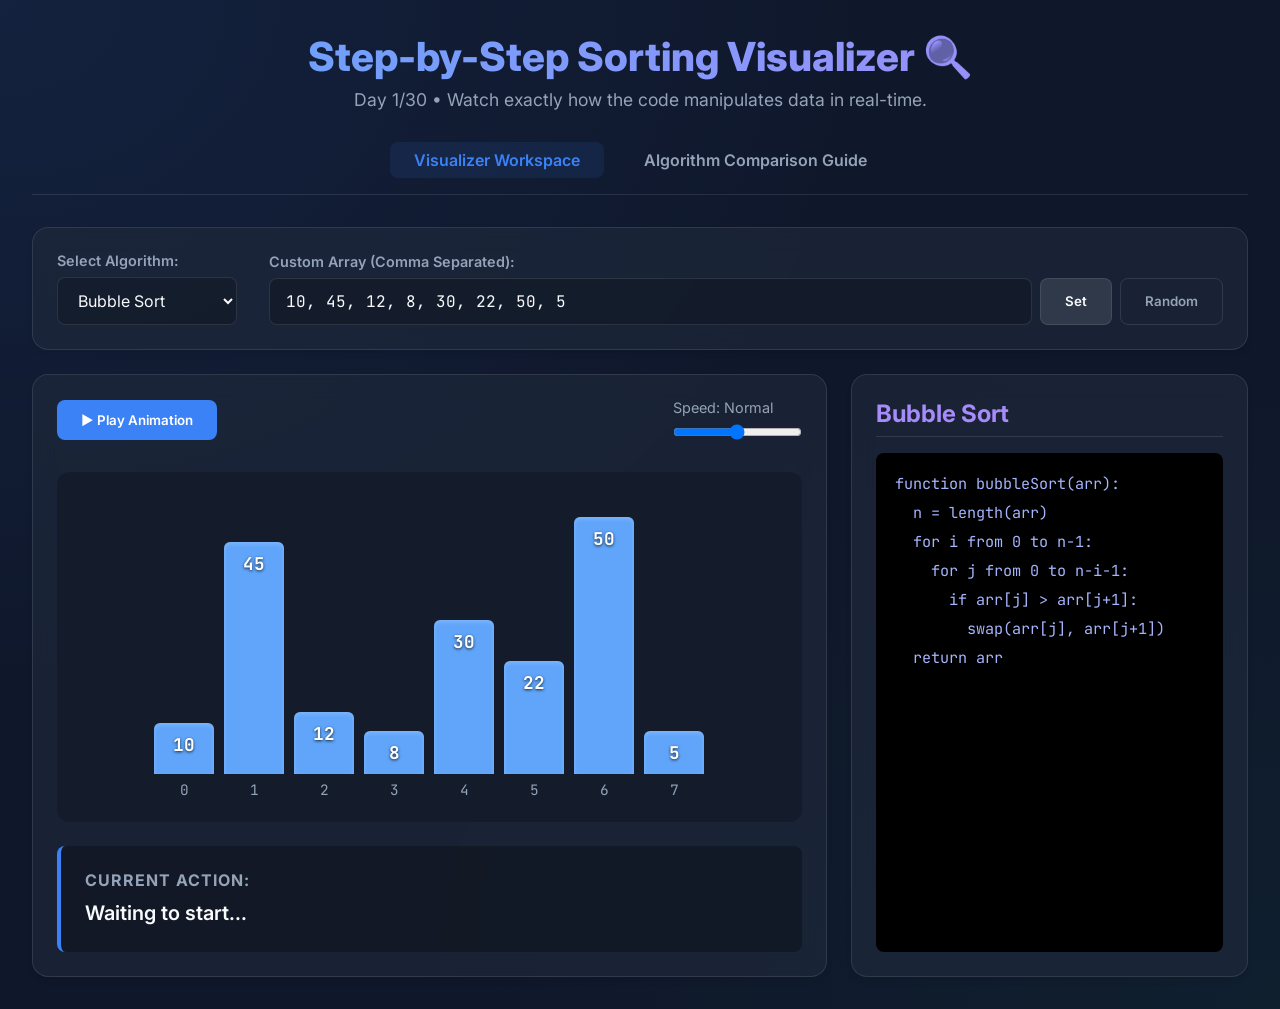
<file: index.html>
<!DOCTYPE html>
<html lang="en">
<head>
    <meta charset="UTF-8">
    <meta name="viewport" content="width=device-width, initial-scale=1.0">
    <title>Sorting Visualizer | Step-by-Step</title>
    <link rel="stylesheet" href="style.css">
    <link href="https://fonts.googleapis.com/css2?family=Inter:wght@300;400;600;800&family=JetBrains+Mono:wght@400;700&display=swap" rel="stylesheet">
</head>
<body>
    <div class="app-container">
        <!-- Header -->
        <header>
            <div class="header-content">
                <h1>Step-by-Step Sorting Visualizer 🔍</h1>
                <p>Day 1/30 • Watch exactly how the code manipulates data in real-time.</p>
            </div>
            
            <!-- Navigation Tabs -->
            <nav class="tabs">
                <button class="tab-btn active" data-target="animation-page">Visualizer Workspace</button>
                <button class="tab-btn" data-target="comparison-page">Algorithm Comparison Guide</button>
            </nav>
        </header>

        <main>
            <!-- PAGE 1: ANIMATION / VISUALIZER -->
            <section id="animation-page" class="page active">
                
                <!-- Setup Panel -->
                <div class="setup-panel glass-panel">
                    <div class="setup-group">
                        <label>Select Algorithm:</label>
                        <select id="algoSelect" class="styled-select">
                            <option value="bubble">Bubble Sort</option>
                            <option value="insertion">Insertion Sort</option>
                            <option value="quick">Quick Sort</option>
                        </select>
                    </div>

                    <div class="setup-group input-group">
                        <label>Custom Array (Comma Separated):</label>
                        <div class="input-row">
                            <input type="text" id="customArrayInput" placeholder="e.g. 5, 2, 9, 1, 5, 6" value="10, 45, 12, 8, 30, 22, 50, 5">
                            <button id="setArrayBtn" class="primary-btn">Set</button>
                            <button id="randomArrayBtn" class="secondary-btn">Random</button>
                        </div>
                    </div>
                </div>

                <!-- Main Workspace: Visualizer + Code side-by-side -->
                <div class="workspace-grid">
                    
                    <!-- Left: Visualization and Action Text -->
                    <div class="visualizer-section glass-panel">
                        <div class="controls-row">
                            <button id="startBtn" class="accent-btn">▶️ Play Animation</button>
                            <div class="slider-container">
                                <label for="speedSlider">Speed: <span id="speedValue">Normal</span></label>
                                <input type="range" id="speedSlider" min="1" max="100" value="50">
                            </div>
                        </div>

                        <!-- The actual bars will go here -->
                        <div id="main-array-container" class="large-array-container">
                            <!-- JS will inject bars with numbers and indices here -->
                        </div>

                        <!-- Floating Popups for Conditions/Variables -->
                        <div id="toast-container" class="toast-container"></div>

                        <!-- Real-time Action Description -->
                        <div class="action-box">
                            <h3>Current Action:</h3>
                            <p id="action-text">Waiting to start...</p>
                        </div>
                    </div>

                    <!-- Right: Pseudo-code tracking -->
                    <div class="code-section glass-panel">
                        <div class="track-header">
                            <h2 id="code-title">Bubble Sort</h2>
                        </div>
                        <div class="code-container" id="code-display">
                            <!-- JS injects specific lines with IDs so we can highlight them -->
                        </div>
                    </div>
                </div>
            </section>

            <!-- PAGE 2: ALGORITHM COMPARISON -->
            <section id="comparison-page" class="page glass-panel">
                <div class="content-wrapper">
                    <h2>Algorithm Comparison Guide</h2>
                    <p>Understanding which sorting algorithm to use and when to use it is a critical Computer Science skill.</p>

                    <div class="theory-grid">
                        <div class="theory-card bubble-card">
                            <h3>🐢 Bubble Sort</h3>
                            <p><strong>Time Complexity:</strong> O(n²) Worst & Average Case</p>
                            <p><strong>Space Complexity:</strong> O(1) In-place</p>
                            <p><strong>How it works:</strong> Repeatedly steps through the list, compares adjacent elements and swaps them if they are in the wrong order. The largest elements "bubble" to the top.</p>
                            <p><strong>When to use:</strong> Almost never in production. It is used strictly for educational purposes to teach loops and basic algorithmic thinking.</p>
                        </div>

                        <div class="theory-card insertion-card">
                            <h3>🚶 Insertion Sort</h3>
                            <p><strong>Time Complexity:</strong> O(n²) Worst | O(n) Best (Nearly Sorted)</p>
                            <p><strong>Space Complexity:</strong> O(1) In-place</p>
                            <p><strong>How it works:</strong> Builds the final sorted array one item at a time. It takes an element and inserts it into its correct position in the already-sorted part of the array.</p>
                            <p><strong>When to use:</strong> Excellent for small datasets (like sorting hands of playing cards) or for data that is <em>already mostly sorted</em>. Often used as the base case for more complex algorithms (like Timsort in Python).</p>
                        </div>

                        <div class="theory-card quick-card">
                            <h3>🚀 Quick Sort</h3>
                            <p><strong>Time Complexity:</strong> O(n log n) Average | O(n²) Worst</p>
                            <p><strong>Space Complexity:</strong> O(log n) Recursive Stack</p>
                            <p><strong>How it works:</strong> A Divide and Conquer algorithm. It picks an element as a 'pivot' and partitions the array so that everything smaller is on the left, and everything larger is on the right, then recursively sorts the halves.</p>
                            <p><strong>When to use:</strong> The default choice for large datasets in many programming languages. It has excellent cache locality and performs brilliantly on average.</p>
                        </div>
                    </div>
                </div>
            </section>

        </main>
    </div>
    <script src="script.js"></script>
</body>
</html>
</file>
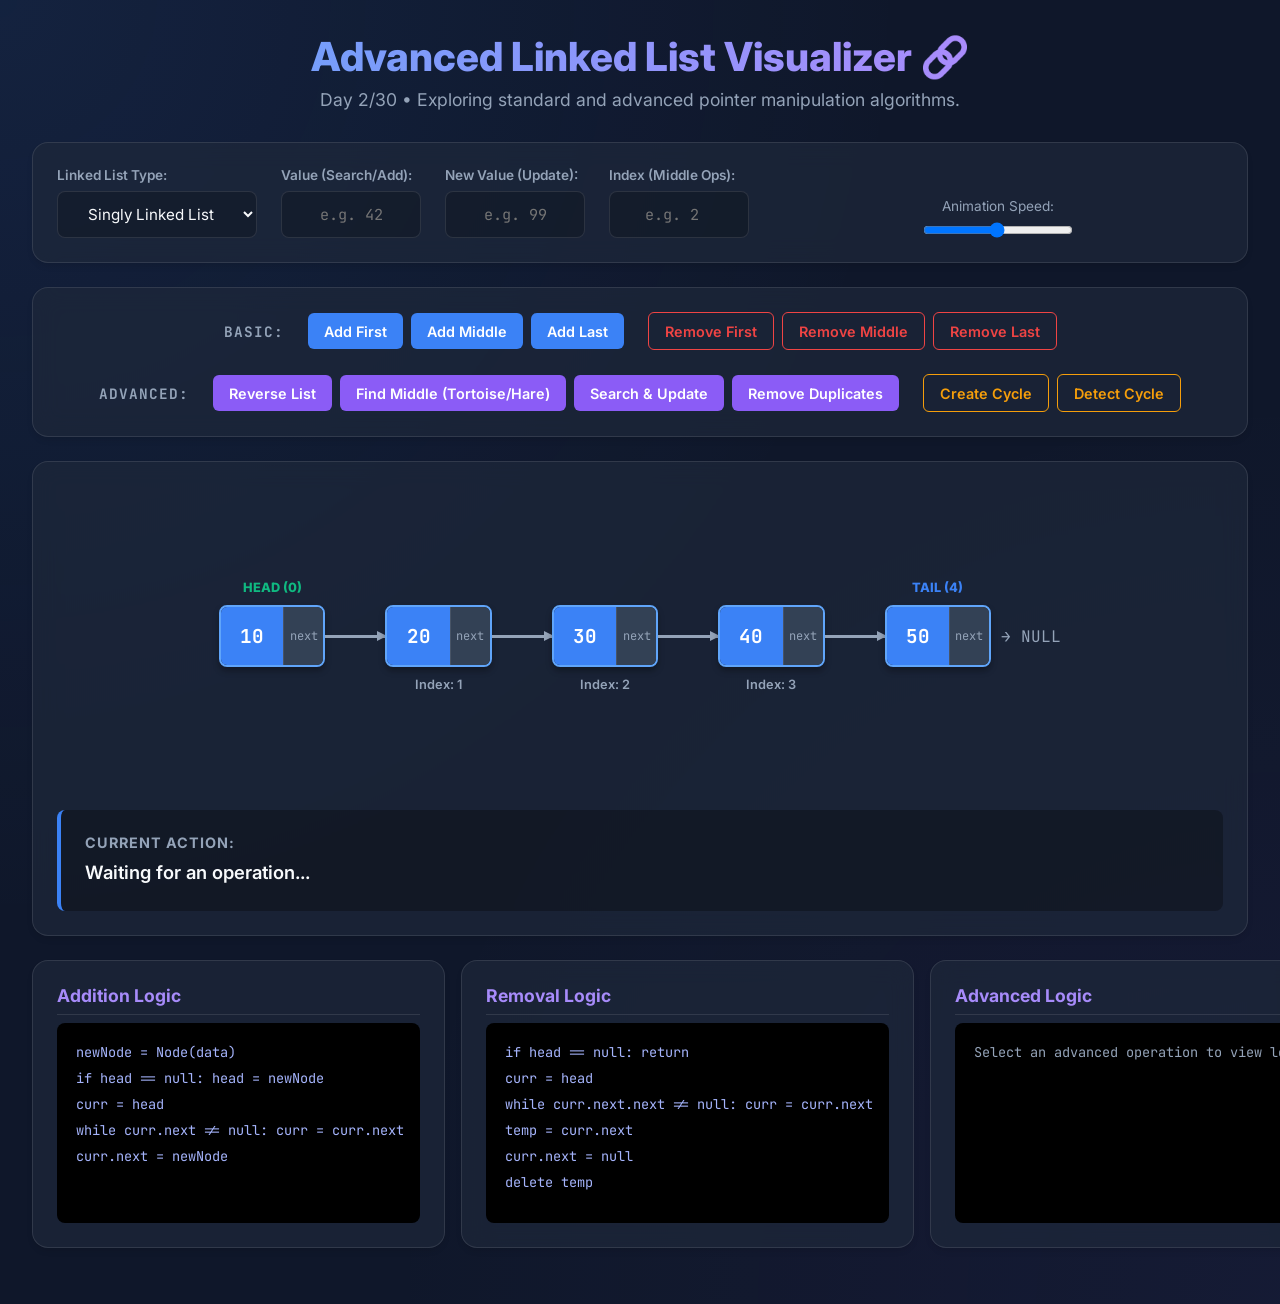
<file: Day2_LinkedList_Visualizer/index.html>
<!DOCTYPE html>
<html lang="en">
<head>
    <meta charset="UTF-8">
    <meta name="viewport" content="width=device-width, initial-scale=1.0">
    <title>Linked List Visualizer | Advanced Operations</title>
    <link rel="stylesheet" href="style.css">
    <link href="https://fonts.googleapis.com/css2?family=Inter:wght@300;400;600;800&family=JetBrains+Mono:wght@400;700&display=swap" rel="stylesheet">
</head>
<body>
    <div class="app-container">
        <!-- Header -->
        <header>
            <div class="header-content">
                <h1>Advanced Linked List Visualizer 🔗</h1>
                <p>Day 2/30 • Exploring standard and advanced pointer manipulation algorithms.</p>
            </div>
        </header>

        <main>
            <!-- CONTROLS PANEL -->
            <section class="setup-panel glass-panel">
                <div class="setup-group">
                    <label>Linked List Type:</label>
                    <select id="listTypeSelect" class="styled-select">
                        <option value="sll">Singly Linked List</option>
                        <option value="dll">Doubly Linked List</option>
                        <option value="cll">Circular Linked List</option>
                    </select>
                </div>

                <div class="setup-group input-group">
                    <label>Value (Search/Add):</label>
                    <input type="text" id="valueInput" placeholder="e.g. 42" maxlength="4">
                </div>

                <div class="setup-group input-group">
                    <label>New Value (Update):</label>
                    <input type="text" id="newValueInput" placeholder="e.g. 99" maxlength="4">
                </div>

                <div class="setup-group input-group">
                    <label>Index (Middle Ops):</label>
                    <input type="number" id="indexInput" placeholder="e.g. 2" min="0" max="10">
                </div>
                
                <div class="slider-container">
                    <label for="speedSlider">Animation Speed:</label>
                    <input type="range" id="speedSlider" min="1" max="100" value="50">
                </div>
            </section>

            <!-- OPERATION BUTTONS -->
            <section class="ops-panel glass-panel">
                <div class="btn-row">
                    <strong class="row-label">Basic:</strong>
                    <div class="btn-group">
                        <button id="addFirstBtn" class="accent-btn">Add First</button>
                        <button id="addMiddleBtn" class="accent-btn">Add Middle</button>
                        <button id="addLastBtn" class="accent-btn">Add Last</button>
                    </div>
                    <div class="btn-group">
                        <button id="removeFirstBtn" class="danger-btn">Remove First</button>
                        <button id="removeMiddleBtn" class="danger-btn">Remove Middle</button>
                        <button id="removeLastBtn" class="danger-btn">Remove Last</button>
                    </div>
                </div>

                <div class="btn-row advanced-row">
                    <strong class="row-label">Advanced:</strong>
                    <div class="btn-group">
                        <button id="reverseBtn" class="purple-btn">Reverse List</button>
                        <button id="findMiddleBtn" class="purple-btn">Find Middle (Tortoise/Hare)</button>
                        <button id="searchUpdateBtn" class="purple-btn">Search & Update</button>
                        <button id="removeDuplicatesBtn" class="purple-btn">Remove Duplicates</button>
                    </div>
                    <div class="btn-group">
                        <button id="createCycleBtn" class="warning-btn">Create Cycle</button>
                        <button id="detectCycleBtn" class="warning-btn">Detect Cycle</button>
                    </div>
                </div>
            </section>

            <!-- VISUALIZER CANVAS -->
            <section class="visualizer-section glass-panel">
                <div id="main-ll-container" class="ll-container">
                    <!-- Nodes and Arrows will be injected here -->
                </div>
                
                <!-- Curved arrow for Circular Linked List tail-to-head OR Cycle Detection -->
                <svg id="circular-arrow" class="circular-arrow-svg" style="display: none;">
                    <defs>
                        <marker id="arrowhead" markerWidth="10" markerHeight="7" refX="9" refY="3.5" orient="auto">
                            <polygon points="0 0, 10 3.5, 0 7" fill="var(--pointer-color)" class="svg-arrowhead" />
                        </marker>
                    </defs>
                    <path id="circular-path" d="" fill="transparent" stroke="var(--pointer-color)" stroke-width="3" stroke-dasharray="5,5" marker-end="url(#arrowhead)"/>
                </svg>

                <!-- Floating Popups for Conditions/Variables -->
                <div id="toast-container" class="toast-container"></div>
                
                <!-- Action Description Box -->
                <div class="action-box">
                    <h3>Current Action:</h3>
                    <p id="action-text">Waiting for an operation...</p>
                </div>
            </section>

            <!-- LOGIC WORKSPACE (Side by Side Code) -->
            <section class="workspace-grid">
                <!-- Addition Logic -->
                <div class="code-section glass-panel">
                    <div class="track-header">
                        <h2>Addition Logic</h2>
                    </div>
                    <div class="code-container" id="code-add-display"></div>
                </div>

                <!-- Removal Logic -->
                <div class="code-section glass-panel">
                    <div class="track-header">
                        <h2>Removal Logic</h2>
                    </div>
                    <div class="code-container" id="code-remove-display"></div>
                </div>

                <!-- Advanced Logic -->
                <div class="code-section glass-panel advanced-code-panel">
                    <div class="track-header">
                        <h2>Advanced Logic</h2>
                    </div>
                    <div class="code-container" id="code-adv-display">
                        <div class="code-line" style="color: var(--text-muted)">Select an advanced operation to view logic.</div>
                    </div>
                </div>
            </section>
        </main>
    </div>
    <script src="script.js"></script>
</body>
</html>
</file>
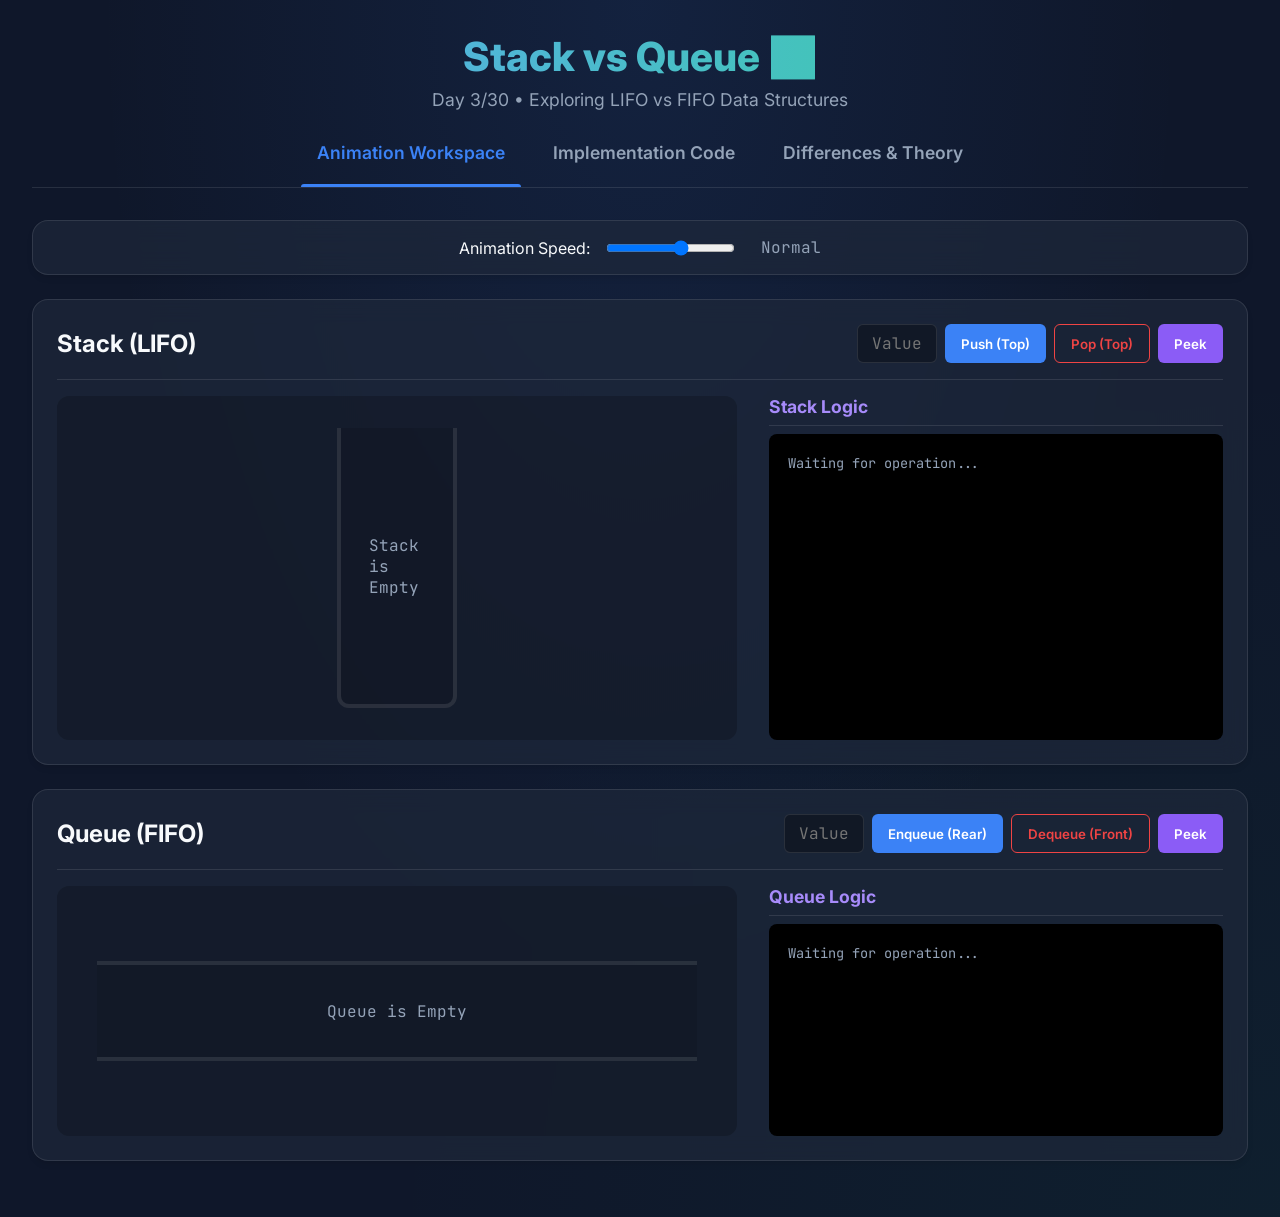
<file: Day3_Stack_Queue_Visualizer/index.html>
<!DOCTYPE html>
<html lang="en">
<head>
    <meta charset="UTF-8">
    <meta name="viewport" content="width=device-width, initial-scale=1.0">
    <title>Stack vs Queue Visualizer</title>
    <link rel="stylesheet" href="style.css">
    <link href="https://fonts.googleapis.com/css2?family=Inter:wght@300;400;600;800&family=JetBrains+Mono:wght@400;700&display=swap" rel="stylesheet">
</head>
<body>
    <div class="app-container">
        <!-- Header -->
        <header>
            <div class="header-content">
                <h1>Stack vs Queue 🧱</h1>
                <p>Day 3/30 • Exploring LIFO vs FIFO Data Structures</p>
            </div>
            
            <!-- Navigation Tabs -->
            <nav class="tabs">
                <button class="tab-btn active" data-target="slide-animation">Animation Workspace</button>
                <button class="tab-btn" data-target="slide-code">Implementation Code</button>
                <button class="tab-btn" data-target="slide-theory">Differences & Theory</button>
            </nav>
        </header>

        <main>
            <!-- SLIDE 1: ANIMATION WORKSPACE -->
            <section id="slide-animation" class="slide active-slide">
                
                <!-- Speed Slider shared between both -->
                <div class="global-controls glass-panel">
                    <label for="speedSlider">Animation Speed:</label>
                    <input type="range" id="speedSlider" min="1" max="100" value="60">
                    <span id="speedValue" style="margin-left: 10px; font-family: 'JetBrains Mono', monospace; color: var(--text-muted);">Normal</span>
                </div>

                <!-- STACK WORKSPACE -->
                <div class="ds-workspace stack-workspace glass-panel">
                    <div class="ds-header">
                        <h2>Stack (LIFO)</h2>
                        <div class="ds-controls">
                            <input type="text" id="stackInput" placeholder="Value" maxlength="3">
                            <button id="pushBtn" class="accent-btn">Push (Top)</button>
                            <button id="popBtn" class="danger-btn">Pop (Top)</button>
                            <button id="peekStackBtn" class="purple-btn">Peek</button>
                        </div>
                    </div>
                    
                    <div class="ds-grid">
                        <div class="ds-canvas" id="stack-canvas">
                            <div class="container-bucket stack-bucket">
                                <!-- Stack Elements Go Here -->
                                <div class="empty-text" id="stack-empty">Stack is Empty</div>
                            </div>
                        </div>
                        <div class="ds-logic">
                            <div class="track-header"><h3>Stack Logic</h3></div>
                            <div class="code-container" id="stack-code">
                                <div class="code-line" style="color: var(--text-muted)">Waiting for operation...</div>
                            </div>
                        </div>
                    </div>
                </div>

                <!-- QUEUE WORKSPACE -->
                <div class="ds-workspace queue-workspace glass-panel">
                    <div class="ds-header">
                        <h2>Queue (FIFO)</h2>
                        <div class="ds-controls">
                            <input type="text" id="queueInput" placeholder="Value" maxlength="3">
                            <button id="enqueueBtn" class="accent-btn">Enqueue (Rear)</button>
                            <button id="dequeueBtn" class="danger-btn">Dequeue (Front)</button>
                            <button id="peekQueueBtn" class="purple-btn">Peek</button>
                        </div>
                    </div>
                    
                    <div class="ds-grid">
                        <div class="ds-canvas" id="queue-canvas">
                            <div class="container-bucket queue-bucket">
                                <!-- Queue Elements Go Here -->
                                <div class="empty-text" id="queue-empty">Queue is Empty</div>
                            </div>
                        </div>
                        <div class="ds-logic">
                            <div class="track-header"><h3>Queue Logic</h3></div>
                            <div class="code-container" id="queue-code">
                                <div class="code-line" style="color: var(--text-muted)">Waiting for operation...</div>
                            </div>
                        </div>
                    </div>
                </div>

                <!-- Floating Popups for Conditions/Variables -->
                <div id="toast-container" class="toast-container"></div>
            </section>

            <!-- SLIDE 2: IMPLEMENTATION CODE -->
            <section id="slide-code" class="slide glass-panel">
                <div class="code-compare-grid">
                    <div class="code-block-wrapper">
                        <h3>Stack Implementation (C Language)</h3>
                        <pre><code>#include &lt;stdio.h&gt;
#include &lt;stdbool.h&gt;

#define MAX_SIZE 6

typedef struct {
    int items[MAX_SIZE];
    int top;
} Stack;

void initStack(Stack *s) {
    s-&gt;top = -1;
}

bool isFull(Stack *s) {
    return s-&gt;top == MAX_SIZE - 1;
}

bool isEmpty(Stack *s) {
    return s-&gt;top == -1;
}

void push(Stack *s, int element) {
    if (isFull(s)) {
        printf("Overflow Error\\n");
        return;
    }
    s-&gt;items[++(s-&gt;top)] = element;
}

int pop(Stack *s) {
    if (isEmpty(s)) {
        printf("Underflow Error\\n");
        return -1;
    }
    return s-&gt;items[(s-&gt;top)--];
}

int peek(Stack *s) {
    if (isEmpty(s)) return -1;
    return s-&gt;items[s-&gt;top];
}</code></pre>
                    </div>

                    <div class="code-block-wrapper">
                        <h3>Queue Implementation (C Language)</h3>
                        <pre><code>#include &lt;stdio.h&gt;
#include &lt;stdbool.h&gt;

#define MAX_SIZE 6

typedef struct {
    int items[MAX_SIZE];
    int front;
    int rear;
} Queue;

void initQueue(Queue *q) {
    q-&gt;front = -1;
    q-&gt;rear = -1;
}

bool isFull(Queue *q) {
    return q-&gt;rear == MAX_SIZE - 1;
}

bool isEmpty(Queue *q) {
    return q-&gt;front == -1 || q-&gt;front &gt; q-&gt;rear;
}

void enqueue(Queue *q, int element) {
    if (isFull(q)) {
        printf("Overflow Error\\n");
        return;
    }
    if (q-&gt;front == -1) q-&gt;front = 0;
    q-&gt;items[++(q-&gt;rear)] = element;
}

int dequeue(Queue *q) {
    if (isEmpty(q)) {
        printf("Underflow Error\\n");
        return -1;
    }
    return q-&gt;items[(q-&gt;front)++];
}

int peek(Queue *q) {
    if (isEmpty(q)) return -1;
    return q-&gt;items[q-&gt;front];
}</code></pre>
                    </div>
                </div>
            </section>

            <!-- SLIDE 3: DIFFERENCES & THEORY -->
            <section id="slide-theory" class="slide glass-panel">
                <div class="theory-content">
                    <h2 style="text-align: center; color: var(--accent); margin-bottom: 2rem;">Stack vs. Queue Comparison</h2>
                    <table class="compare-table">
                        <thead>
                            <tr>
                                <th>Feature</th>
                                <th>Stack 🥞</th>
                                <th>Queue 🚶‍♂️</th>
                            </tr>
                        </thead>
                        <tbody>
                            <tr>
                                <td><strong>Principle</strong></td>
                                <td>LIFO (Last-In, First-Out)</td>
                                <td>FIFO (First-In, First-Out)</td>
                            </tr>
                            <tr>
                                <td><strong>Insertion</strong></td>
                                <td><code>Push()</code> - Added to the Top</td>
                                <td><code>Enqueue()</code> - Added to the Rear</td>
                            </tr>
                            <tr>
                                <td><strong>Deletion</strong></td>
                                <td><code>Pop()</code> - Removed from the Top</td>
                                <td><code>Dequeue()</code> - Removed from the Front</td>
                            </tr>
                            <tr>
                                <td><strong>Time Complexity</strong></td>
                                <td>O(1) for Push/Pop</td>
                                <td>O(1) for Enqueue/Dequeue</td>
                            </tr>
                            <tr>
                                <td><strong>Use Cases</strong></td>
                                <td>Undo mechanisms, Browser History, Function Call Stack (Recursion)</td>
                                <td>Task scheduling, Printer jobs, Message Queues (Event Loop)</td>
                            </tr>
                            <tr>
                                <td><strong>Real World Analogy</strong></td>
                                <td>A stack of plates in a cafeteria. You only take from the top.</td>
                                <td>A line of people waiting for tickets. First person in line goes first.</td>
                            </tr>
                        </tbody>
                    </table>
                </div>
            </section>

        </main>
    </div>
    <script src="script.js"></script>
</body>
</html>
</file>
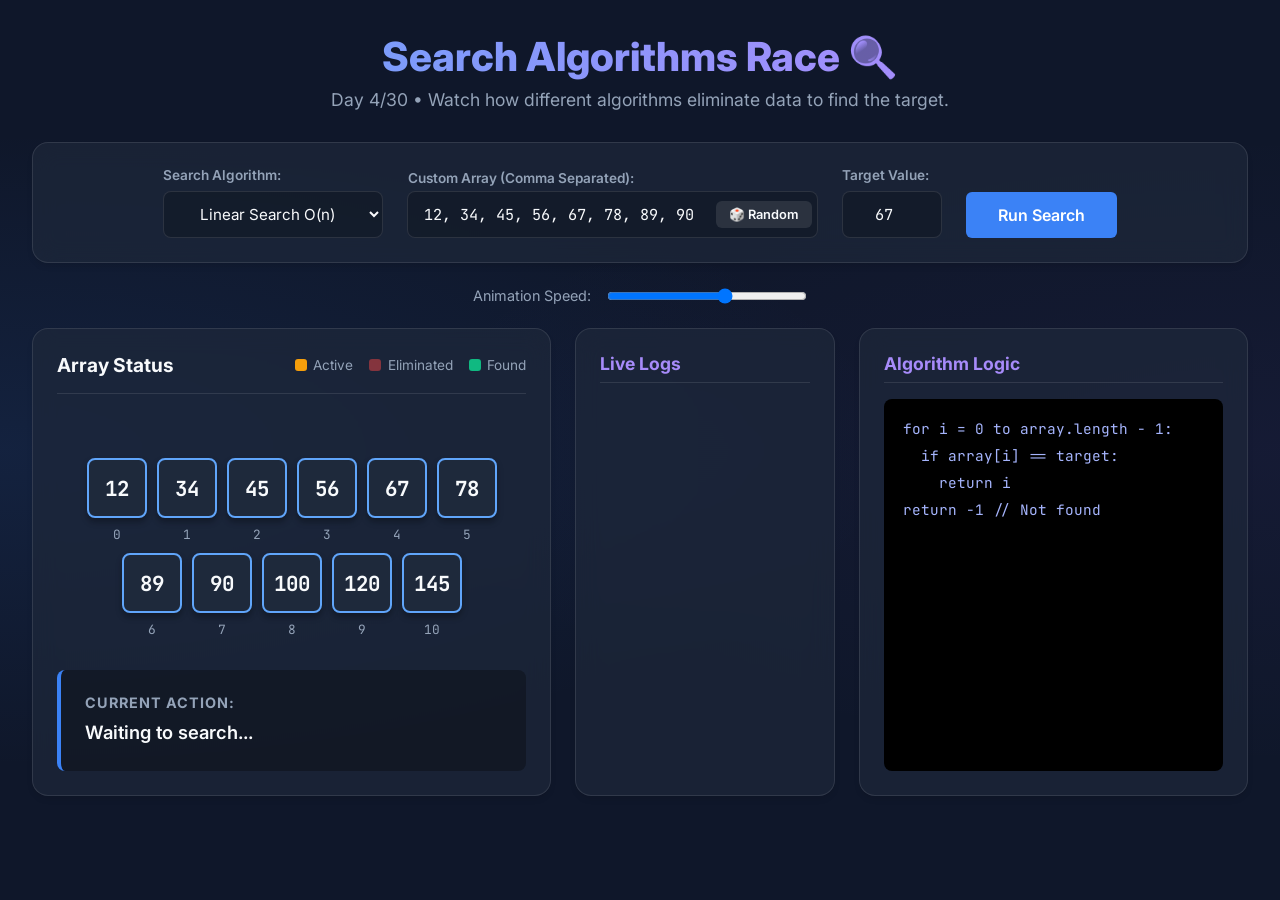
<file: Day4_Search_Visualizer/index.html>
<!DOCTYPE html>
<html lang="en">
<head>
    <meta charset="UTF-8">
    <meta name="viewport" content="width=device-width, initial-scale=1.0">
    <title>Ultimate Search Algorithms Visualizer</title>
    <link rel="stylesheet" href="style.css">
    <link href="https://fonts.googleapis.com/css2?family=Inter:wght@300;400;600;800&family=JetBrains+Mono:wght@400;700&display=swap" rel="stylesheet">
</head>
<body>
    <div class="app-container">
        <!-- Header -->
        <header>
            <div class="header-content">
                <h1>Search Algorithms Race 🔍</h1>
                <p>Day 4/30 • Watch how different algorithms eliminate data to find the target.</p>
            </div>
        </header>

        <main>
            <!-- CONTROLS PANEL -->
            <section class="setup-panel glass-panel">
                <div class="setup-group">
                    <label>Search Algorithm:</label>
                    <select id="algoSelect" class="styled-select">
                        <option value="linear">Linear Search O(n)</option>
                        <option value="binary">Binary Search O(log n)</option>
                        <option value="jump">Jump Search O(√n)</option>
                        <option value="interpolation">Interpolation Search O(log log n)</option>
                    </select>
                </div>

                <div class="setup-group input-group array-input-group">
                    <label>Custom Array (Comma Separated):</label>
                    <input type="text" id="arrayInput" placeholder="e.g. 5, 12, 34, 42, 68">
                    <button id="randomBtn" class="secondary-btn" title="Generate Random Sorted Array">🎲 Random</button>
                </div>

                <div class="setup-group input-group">
                    <label>Target Value:</label>
                    <input type="number" id="targetInput" placeholder="e.g. 42">
                </div>

                <div class="setup-group btn-group">
                    <button id="searchBtn" class="accent-btn main-action">Run Search</button>
                </div>
            </section>
            
            <div class="speed-control-container">
                <label for="speedSlider">Animation Speed:</label>
                <input type="range" id="speedSlider" min="1" max="100" value="60">
            </div>

            <!-- MAIN WORKSPACE -->
            <section class="workspace-grid">
                
                <!-- VISUALIZER CANVAS (Left Side) -->
                <div class="visualizer-section glass-panel">
                    <div class="canvas-header">
                        <h2>Array Status</h2>
                        <div class="status-legend">
                            <span class="legend-item"><span class="color-box yellow"></span> Active</span>
                            <span class="legend-item"><span class="color-box red"></span> Eliminated</span>
                            <span class="legend-item"><span class="color-box green"></span> Found</span>
                        </div>
                    </div>
                    
                    <div id="main-array-container" class="array-container">
                        <!-- Array Boxes will be injected here -->
                    </div>
                    
                    <!-- Action Description Box -->
                    <div class="action-box">
                        <h3>Current Action:</h3>
                        <p id="action-text">Waiting to search...</p>
                    </div>
                </div>

                <!-- LIVE LOGS WORKSPACE (Middle Side) -->
                <div class="toast-section glass-panel">
                    <div class="track-header">
                        <h2>Live Logs</h2>
                    </div>
                    <div id="toast-container" class="toast-container-static"></div>
                </div>

                <!-- LOGIC WORKSPACE (Right Side) -->
                <div class="code-section glass-panel">
                    <div class="track-header">
                        <h2>Algorithm Logic</h2>
                    </div>
                    <div class="code-container" id="code-display">
                        <!-- Pseudo-code will be injected here -->
                        <div class="code-line" style="color: var(--text-muted)">Select an algorithm to view logic.</div>
                    </div>
                </div>

            </section>
        </main>
    </div>
    <script src="script.js"></script>
</body>
</html>
</file>
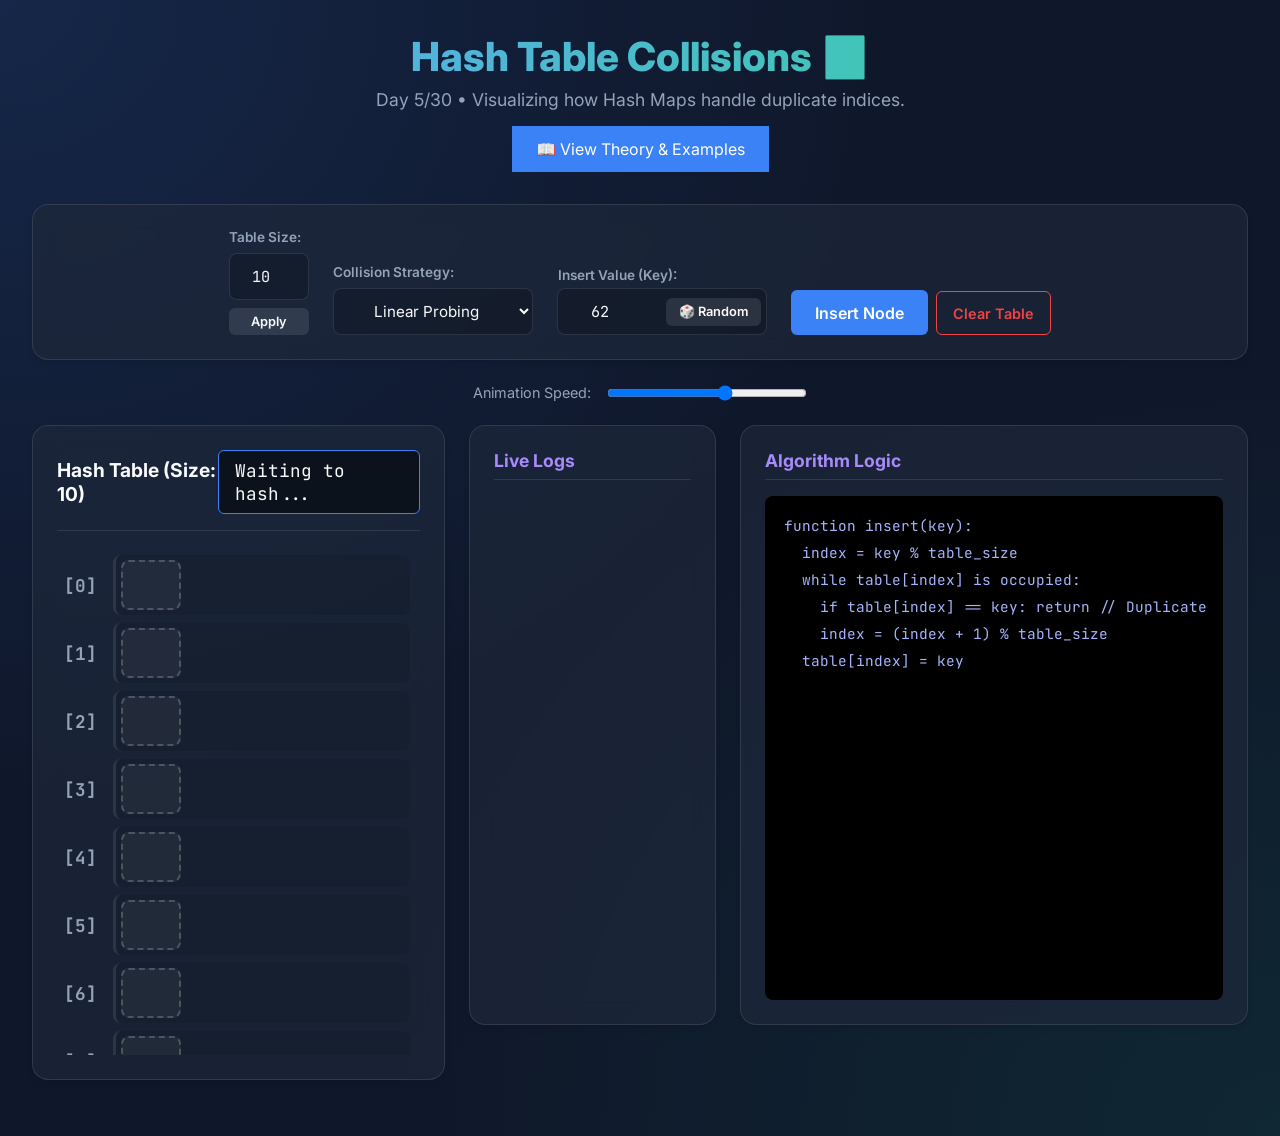
<file: Day5_HashTable_Visualizer/index.html>
<!DOCTYPE html>
<html lang="en">
<head>
    <meta charset="UTF-8">
    <meta name="viewport" content="width=device-width, initial-scale=1.0">
    <title>Hash Table Collision Simulator</title>
    <link rel="stylesheet" href="style.css">
    <link href="https://fonts.googleapis.com/css2?family=Inter:wght@300;400;600;800&family=JetBrains+Mono:wght@400;700&display=swap" rel="stylesheet">
</head>
<body>
    <div class="app-container">
        <!-- Header -->
        <header>
            <div class="header-content">
                <h1>Hash Table Collisions 🗄️</h1>
                <p>Day 5/30 • Visualizing how Hash Maps handle duplicate indices.</p>
                <div style="margin-top: 1rem;">
                    <a href="theory.html" class="accent-btn" style="text-decoration: none; display: inline-block;">📖 View Theory & Examples</a>
                </div>
            </div>
        </header>

        <main>
            <!-- CONTROLS PANEL -->
            <section class="setup-panel glass-panel">
                <div class="setup-group">
                    <label>Table Size:</label>
                    <input type="number" id="sizeInput" value="10" min="3" max="20" style="width: 80px;">
                    <button id="applySizeBtn" class="secondary-btn" title="Resize Table">Apply</button>
                </div>
                
                <div class="setup-group">
                    <label>Collision Strategy:</label>
                    <select id="strategySelect" class="styled-select">
                        <option value="linear">Linear Probing</option>
                        <option value="quadratic">Quadratic Probing</option>
                        <option value="chaining">Separate Chaining</option>
                    </select>
                </div>

                <div class="setup-group input-group">
                    <label>Insert Value (Key):</label>
                    <input type="number" id="keyInput" placeholder="e.g. 42" style="width: 100px;">
                    <button id="randomBtn" class="secondary-btn">🎲 Random</button>
                </div>

                <div class="setup-group btn-group" style="flex-direction: row; align-items: flex-end; gap: 0.5rem;">
                    <button id="insertBtn" class="accent-btn main-action">Insert Node</button>
                    <button id="resetBtn" class="danger-btn">Clear Table</button>
                </div>
            </section>
            
            <div class="speed-control-container">
                <label for="speedSlider">Animation Speed:</label>
                <input type="range" id="speedSlider" min="1" max="100" value="60">
            </div>

            <!-- MAIN WORKSPACE -->
            <section class="workspace-grid">
                
                <!-- VISUALIZER CANVAS (Left Side) -->
                <div class="visualizer-section glass-panel">
                    <div class="canvas-header">
                        <h2>Hash Table <span id="table-size-display">(Size: 10)</span></h2>
                        <div class="hash-calculation">
                            <span id="calc-text">Waiting to hash...</span>
                        </div>
                    </div>
                    
                    <div class="table-scroll-wrapper">
                        <div id="hash-table-container" class="table-container">
                            <!-- Bucket Rows will be injected here -->
                        </div>
                    </div>
                </div>

                <!-- LIVE LOGS WORKSPACE (Middle Side) -->
                <div class="toast-section glass-panel">
                    <div class="track-header">
                        <h2>Live Logs</h2>
                    </div>
                    <div id="toast-container" class="toast-container-static"></div>
                </div>

                <!-- LOGIC WORKSPACE (Right Side) -->
                <div class="code-section glass-panel">
                    <div class="track-header">
                        <h2>Algorithm Logic</h2>
                    </div>
                    <div class="code-container" id="code-display">
                        <!-- Pseudo-code will be injected here -->
                        <div class="code-line" style="color: var(--text-muted)">Select a strategy.</div>
                    </div>
                </div>

            </section>
        </main>
    </div>
    <script src="script.js"></script>
</body>
</html>
</file>
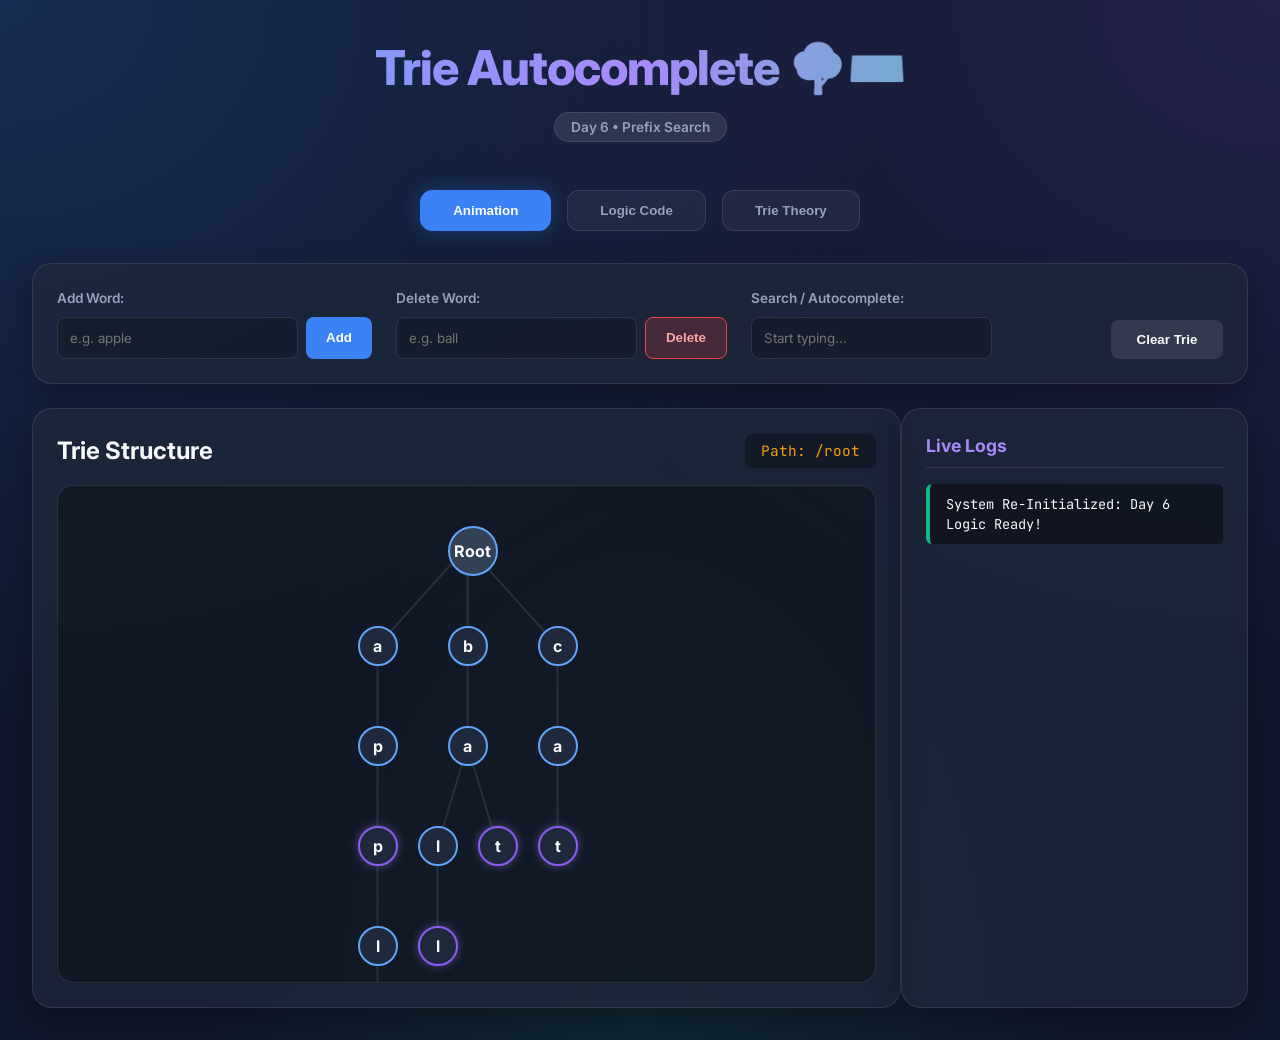
<file: Day6_Trie_Autocomplete/index.html>
<!DOCTYPE html>
<html lang="en">
<head>
    <meta charset="UTF-8">
    <meta name="viewport" content="width=device-width, initial-scale=1.0">
    <title>Trie (Prefix Tree) Autocomplete Visualizer</title>
    <link rel="stylesheet" href="style.css">
    <link href="https://fonts.googleapis.com/css2?family=Inter:wght@300;400;600;800&family=JetBrains+Mono:wght@400;700&display=swap" rel="stylesheet">
</head>
<body>
    <div class="app-container">
        <!-- Header -->
        <header>
            <div class="header-content">
                <h1>Trie Autocomplete 🌳⌨️</h1>
                <div class="badge">Day 6 • Prefix Search</div>
            </div>
        </header>

        <main>
            <!-- TABS NAVIGATION -->
            <div class="tabs-nav">
                <button class="tab-btn active" onclick="switchTab('animation', event)">Animation</button>
                <button class="tab-btn" onclick="switchTab('code', event)">Logic Code</button>
                <button class="tab-btn" onclick="switchTab('theory', event)">Trie Theory</button>
            </div>

            <!-- ANIMATION TAB -->
            <div id="animation-tab" class="tab-content active">
                <section class="setup-panel glass-panel">
                    <div class="setup-group">
                        <label>Add Word:</label>
                        <div class="input-with-btn">
                            <input type="text" id="wordInput" placeholder="e.g. apple" maxlength="15">
                            <button id="addBtn" class="accent-btn">Add</button>
                        </div>
                    </div>
                    
                    <div class="setup-group">
                        <label>Delete Word:</label>
                        <div class="input-with-btn">
                            <input type="text" id="deleteInput" placeholder="e.g. ball" maxlength="15">
                            <button id="deleteBtn" class="danger-btn">Delete</button>
                        </div>
                    </div>

                    <div class="setup-group search-container">
                        <label>Search / Autocomplete:</label>
                        <div class="search-wrapper">
                            <input type="text" id="searchInput" placeholder="Start typing..." autocomplete="off">
                            <div id="autocompleteResults" class="autocomplete-dropdown"></div>
                        </div>
                    </div>

                    <div class="setup-group btn-group">
                        <button id="resetBtn" class="secondary-btn">Clear Trie</button>
                    </div>
                </section>

                <div class="workspace-grid">
                    <div class="visualizer-section glass-panel">
                        <div class="canvas-header">
                            <h2>Trie Structure</h2>
                            <div class="current-path-display">Path: <span id="path-text">/root</span></div>
                        </div>
                        <div id="trie-canvas" class="trie-canvas">
                            <svg id="tree-svg"></svg>
                            <div id="nodes-container"></div>
                        </div>
                    </div>
                    <div class="toast-section glass-panel">
                        <div class="track-header"><h2>Live Logs</h2></div>
                        <div id="toast-container" class="toast-container-static"></div>
                    </div>
                </div>
            </div>

            <!-- CODE TAB -->
            <div id="code-tab" class="tab-content">
                <div class="code-workspace glass-panel">
                    <div class="track-header"><h2>Recursive Search Algorithm</h2></div>
                    <div class="code-container" id="code-display"></div>
                </div>
            </div>

            <!-- THEORY TAB -->
            <div id="theory-tab" class="tab-content">
                <div class="theory-workspace glass-panel">
                    <h2>What is a Trie? (The Core Concept) 💡</h2>
                    <p>Imagine a dictionary where words are organized by their <strong>prefixes</strong>. Instead of looking at a word like "APPLE" as one single thing, a Trie breaks it down into steps: <strong>A → P → P → L → E</strong>.</p>
                    
                    <div class="theory-box">
                        <h3>How it works (In Simple Terms):</h3>
                        <ul>
                            <li><strong>Sharing is Caring:</strong> If you have "APP" and "APPLE", the first 3 characters are shared. The tree only creates NEW nodes when a word branches off.</li>
                            <li><strong>The Search:</strong> When you type 'A', the computer jumps straight to the 'A' branch. It doesn't look at words starting with 'B', 'C', or 'D' at all. This is why it's incredibly fast.</li>
                            <li><strong>End of Word:</strong> We use a special marker (the purple glow in this app) to say "a complete word ends here".</li>
                        </ul>
                    </div>

                    <div class="theory-box" style="margin-top: 1.5rem;">
                        <h3>Why use this?</h3>
                        <p>Search engines like Google use Tries because they can find suggestions for your search out of billions of words in <strong>milliseconds</strong>.</p>
                    </div>
                </div>
            </div>
        </main>
    </div>
    <script src="script.js"></script>
</body>
</html>
</file>
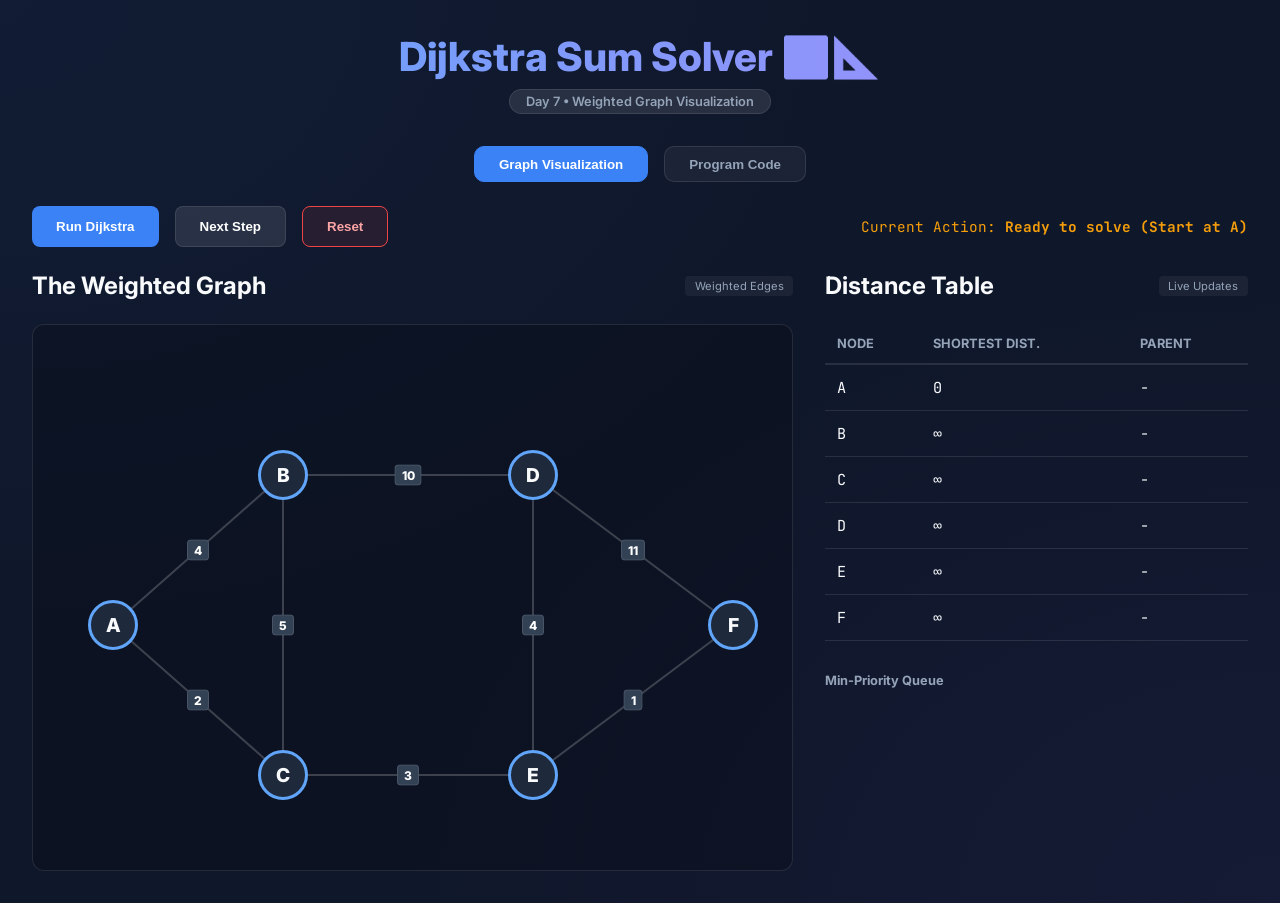
<file: Day7_Academic_Dijkstra/index.html>
<!DOCTYPE html>
<html lang="en">
<head>
    <meta charset="UTF-8">
    <meta name="viewport" content="width=device-width, initial-scale=1.0">
    <title>Academic Dijkstra Visualizer | Day 7</title>
    <link rel="stylesheet" href="style.css">
    <link href="https://fonts.googleapis.com/css2?family=Inter:wght@300;400;600;800&family=JetBrains+Mono:wght@400;700&display=swap" rel="stylesheet">
</head>
<body>
    <div class="app-container">
        <!-- Header -->
        <header>
            <div class="header-content">
                <h1>Dijkstra Sum Solver 🔢📐</h1>
                <div class="badge">Day 7 • Weighted Graph Visualization</div>
            </div>
        </header>

        <main>
            <!-- TABS NAVIGATION -->
            <div class="tabs-nav">
                <button class="tab-btn active" onclick="switchTab('animation', event)">Graph Visualization</button>
                <button class="tab-btn" onclick="switchTab('code', event)">Program Code</button>
            </div>

            <!-- ANIMATION TAB -->
            <div id="animation-tab" class="tab-content active">
                <section class="controls-panel glass-panel">
                    <div class="btn-group">
                        <button id="startBtn" class="accent-btn">Run Dijkstra</button>
                        <button id="stepBtn" class="secondary-btn">Next Step</button>
                        <button id="resetBtn" class="danger-btn">Reset</button>
                    </div>
                    <div class="status-box">
                        <span>Current Action: <strong id="action-text">Ready to solve</strong></span>
                    </div>
                </section>

                <div class="workspace-grid">
                    <!-- Graph Canvas -->
                    <div class="visualizer-section glass-panel">
                        <div class="canvas-header">
                            <h2>The Weighted Graph</h2>
                            <div class="badge-sm">Weighted Edges</div>
                        </div>
                        <div id="graph-container" class="graph-container">
                            <svg id="graph-svg" width="100%" height="100%">
                                <!-- Edges and Weights injected by JS -->
                            </svg>
                            <div id="nodes-layer">
                                <!-- Nodes injected by JS -->
                            </div>
                        </div>
                    </div>

                    <!-- Dijkstra Table -->
                    <div class="table-section glass-panel">
                        <div class="canvas-header">
                            <h2>Distance Table</h2>
                            <div class="badge-sm">Live Updates</div>
                        </div>
                        <table id="dijkstra-table">
                            <thead>
                                <tr>
                                    <th>Node</th>
                                    <th>Shortest Dist.</th>
                                    <th>Parent</th>
                                </tr>
                            </thead>
                            <tbody id="table-body">
                                <!-- Rows injected by JS -->
                            </tbody>
                        </table>
                        
                        <div class="priority-queue-viz">
                            <h3>Min-Priority Queue</h3>
                            <div id="pq-container">
                                <!-- PQ items -->
                            </div>
                        </div>
                    </div>
                </div>
            </div>

            <!-- CODE TAB -->
            <div id="code-tab" class="tab-content">
                <div class="code-workspace glass-panel">
                    <div class="track-header"><h2>Actual Javascript Implementation</h2></div>
                    <div class="code-container" id="code-display">
                        <!-- Code with highlighting -->
                    </div>
                </div>
            </div>
        </main>
    </div>
    <script src="script.js"></script>
</body>
</html>
</file>
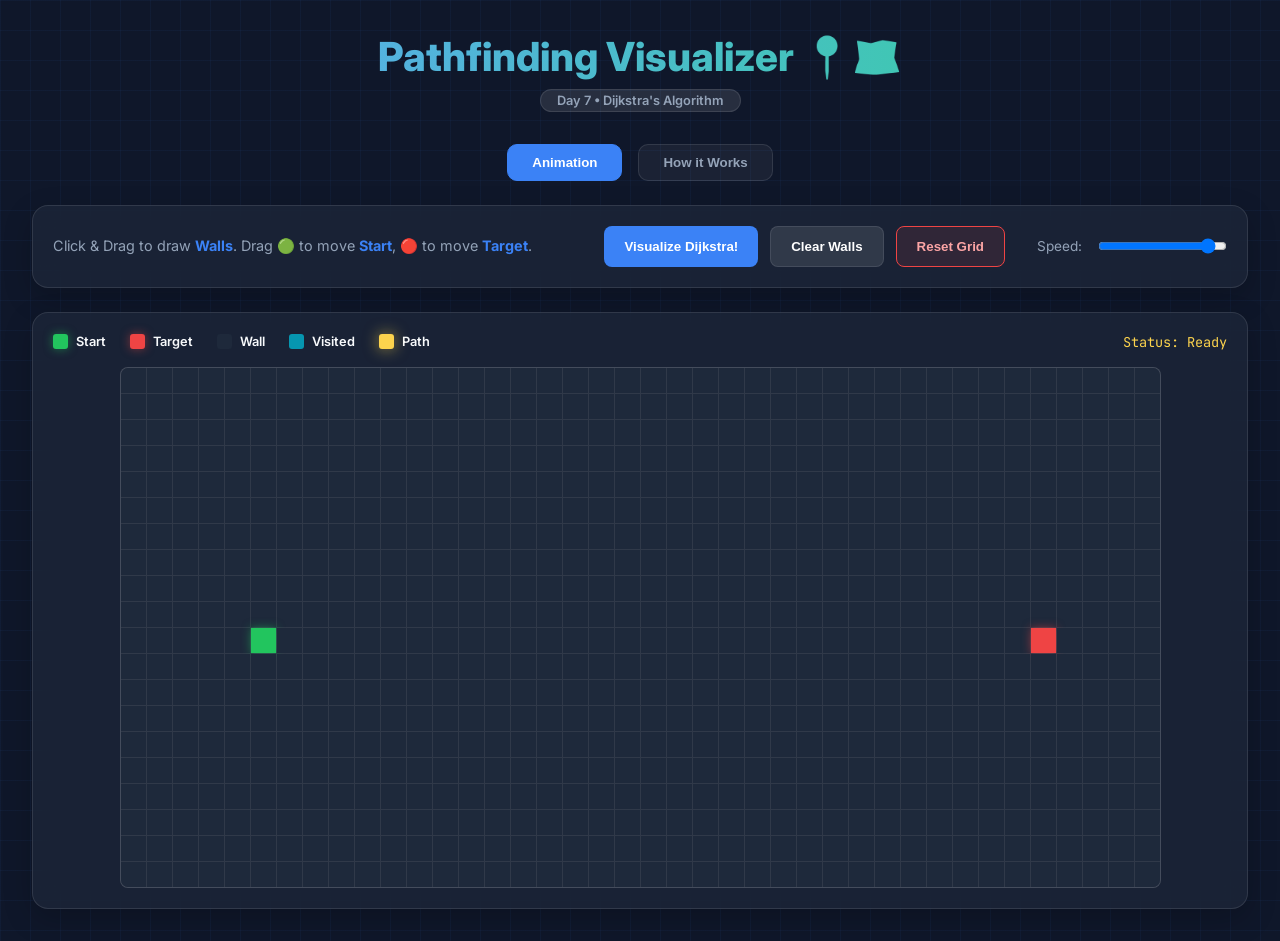
<file: Day7_Dijkstra_Visualizer/index.html>
<!DOCTYPE html>
<html lang="en">
<head>
    <meta charset="UTF-8">
    <meta name="viewport" content="width=device-width, initial-scale=1.0">
    <title>Dijkstra's Shortest Path Visualizer | Day 7</title>
    <link rel="stylesheet" href="style.css">
    <link href="https://fonts.googleapis.com/css2?family=Inter:wght@300;400;600;800&family=JetBrains+Mono:wght@400;700&display=swap" rel="stylesheet">
</head>
<body>
    <div class="app-container">
        <!-- Header -->
        <header>
            <div class="header-content">
                <h1>Pathfinding Visualizer 📍🗺️</h1>
                <div class="badge">Day 7 • Dijkstra's Algorithm</div>
            </div>
        </header>

        <main>
            <!-- TABS NAVIGATION -->
            <div class="tabs-nav">
                <button class="tab-btn active" onclick="switchTab('animation', event)">Animation</button>
                <button class="tab-btn" onclick="switchTab('theory', event)">How it Works</button>
            </div>

            <!-- ANIMATION TAB -->
            <div id="animation-tab" class="tab-content active">
                <section class="controls-panel glass-panel">
                    <div class="instruction-box">
                        <span>Click & Drag to draw <strong>Walls</strong>. Drag 🟢 to move <strong>Start</strong>, 🔴 to move <strong>Target</strong>.</span>
                    </div>
                    
                    <div class="btn-group">
                        <button id="visualizeBtn" class="accent-btn">Visualize Dijkstra!</button>
                        <button id="clearWallsBtn" class="secondary-btn">Clear Walls</button>
                        <button id="resetBtn" class="danger-btn">Reset Grid</button>
                    </div>

                    <div class="speed-control">
                        <label>Speed:</label>
                        <input type="range" id="speedSlider" min="1" max="100" value="90">
                    </div>
                </section>

                <div class="visualizer-container glass-panel">
                    <div class="grid-header">
                        <div class="legend">
                            <div class="legend-item"><div class="node-start"></div> Start</div>
                            <div class="legend-item"><div class="node-target"></div> Target</div>
                            <div class="legend-item"><div class="node-wall"></div> Wall</div>
                            <div class="legend-item"><div class="node-visited"></div> Visited</div>
                            <div class="legend-item"><div class="node-shortest-path"></div> Path</div>
                        </div>
                        <div class="status-indicator">Status: <span id="status-text">Ready</span></div>
                    </div>
                    
                    <div id="grid-container" class="grid-container">
                        <!-- Grid injected by JS -->
                    </div>
                </div>
            </div>

            <!-- THEORY TAB -->
            <div id="theory-tab" class="tab-content">
                <div class="theory-workspace glass-panel">
                    <h2>Dijkstra's Algorithm: The GPS Logic 🧠</h2>
                    <p>Dijkstra's algorithm is the foundation for almost every navigation system in the world. It finds the shortest path between a starting node and every other node in a graph.</p>
                    
                    <div class="theory-box">
                        <h3>How it works (Step-by-Step):</h3>
                        <ol>
                            <li><strong>Initialize:</strong> Set the distance to the Start node to 0, and all other nodes to Infinity.</li>
                            <li><strong>Explore:</strong> Look at the neighbors of the current node. Calculate their distance from the start.</li>
                            <li><strong>Update:</strong> If the new path is shorter than what we knew before, update the distance.</li>
                            <li><strong>Repeat:</strong> Always pick the node with the <em>smallest</em> distance next. This is why it's called a "Greedy" algorithm.</li>
                        </ol>
                    </div>

                    <div class="theory-box" style="margin-top: 1.5rem;">
                        <h3>Why is it special?</h3>
                        <p>Unlike simple search algorithms, Dijkstra's is <strong>Guaranteed</strong> to find the shortest possible path. It doesn't just find a way; it finds the <em>best</em> way.</p>
                    </div>
                </div>
            </div>
        </main>
    </div>
    <script src="script.js"></script>
</body>
</html>
</file>
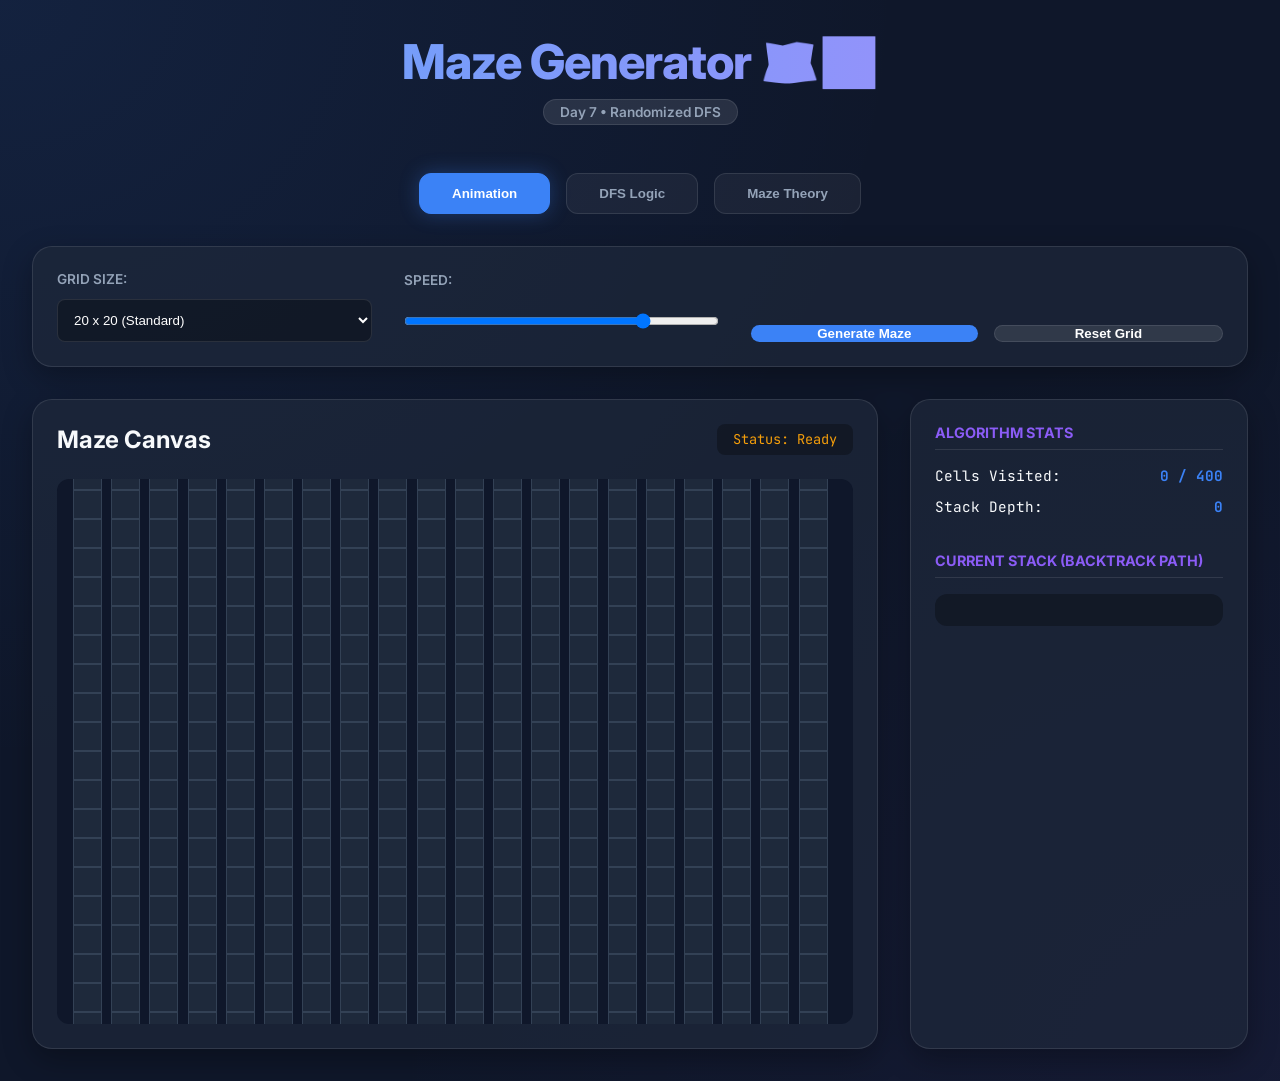
<file: Day7_Maze_Generator/index.html>
<!DOCTYPE html>
<html lang="en">
<head>
    <meta charset="UTF-8">
    <meta name="viewport" content="width=device-width, initial-scale=1.0">
    <title>Maze Generator Visualizer | Randomized DFS</title>
    <link rel="stylesheet" href="style.css">
    <link href="https://fonts.googleapis.com/css2?family=Inter:wght@300;400;600;800&family=JetBrains+Mono:wght@400;700&display=swap" rel="stylesheet">
</head>
<body>
    <div class="app-container">
        <!-- Header -->
        <header>
            <div class="header-content">
                <h1>Maze Generator 🗺️🧱</h1>
                <div class="badge">Day 7 • Randomized DFS</div>
            </div>
        </header>

        <main>
            <!-- TABS NAVIGATION -->
            <div class="tabs-nav">
                <button class="tab-btn active" onclick="switchTab('animation', event)">Animation</button>
                <button class="tab-btn" onclick="switchTab('code', event)">DFS Logic</button>
                <button class="tab-btn" onclick="switchTab('theory', event)">Maze Theory</button>
            </div>

            <!-- ANIMATION TAB -->
            <div id="animation-tab" class="tab-content active">
                <section class="controls-panel glass-panel">
                    <div class="control-group">
                        <label>Grid Size:</label>
                        <select id="gridSize">
                            <option value="10">10 x 10 (Fast)</option>
                            <option value="15">15 x 15</option>
                            <option value="20" selected>20 x 20 (Standard)</option>
                            <option value="25">25 x 25</option>
                        </select>
                    </div>
                    
                    <div class="control-group">
                        <label>Speed:</label>
                        <input type="range" id="speedSlider" min="1" max="100" value="80">
                    </div>

                    <div class="btn-group">
                        <button id="startBtn" class="accent-btn">Generate Maze</button>
                        <button id="resetBtn" class="secondary-btn">Reset Grid</button>
                    </div>
                </section>

                <div class="workspace-grid">
                    <div class="visualizer-section glass-panel">
                        <div class="canvas-header">
                            <h2>Maze Canvas</h2>
                            <div class="status-indicator">Status: <span id="status-text">Ready</span></div>
                        </div>
                        <div id="maze-container" class="maze-container">
                            <!-- Grid cells injected by JS -->
                        </div>
                    </div>
                    
                    <div class="info-section glass-panel">
                        <div class="stats-panel">
                            <h3>Algorithm Stats</h3>
                            <div class="stat-item">
                                <span>Cells Visited:</span>
                                <span id="cells-visited">0 / 0</span>
                            </div>
                            <div class="stat-item">
                                <span>Stack Depth:</span>
                                <span id="stack-depth">0</span>
                            </div>
                        </div>

                        <div class="stack-visualizer">
                            <h3>Current Stack (Backtrack Path)</h3>
                            <div id="stack-container" class="stack-container">
                                <!-- Stack items injected by JS -->
                            </div>
                        </div>
                    </div>
                </div>
            </div>

            <!-- CODE TAB -->
            <div id="code-tab" class="tab-content">
                <div class="code-workspace glass-panel">
                    <div class="track-header"><h2>Randomized DFS Algorithm (Pseudo-code)</h2></div>
                    <div class="code-container" id="code-display">
                        <!-- Code injected by JS -->
                    </div>
                </div>
            </div>

            <!-- THEORY TAB -->
            <div id="theory-tab" class="tab-content">
                <div class="theory-workspace glass-panel">
                    <h2>How Randomized DFS Works 🧠</h2>
                    <p>The <strong>Randomized Depth-First Search</strong> (also known as the "Recursive Backtracker") is one of the most popular algorithms for generating "Perfect Mazes".</p>
                    
                    <div class="theory-box">
                        <h3>Key Characteristics:</h3>
                        <ul>
                            <li><strong>Perfect Maze:</strong> Every cell is reachable, and there is exactly one path between any two cells (no loops!).</li>
                            <li><strong>Winding Paths:</strong> DFS tends to create long, winding corridors with fewer junctions compared to other algorithms like Prim's.</li>
                            <li><strong>Dead Ends:</strong> It creates many dead ends, making the maze more challenging to solve manually.</li>
                        </ul>
                    </div>

                    <div class="theory-box" style="margin-top: 1.5rem;">
                        <h3>The "Backtracking" Magic:</h3>
                        <p>When the algorithm hits a dead end (a cell where all neighbors are already visited), it "backtracks" through its history (the Stack) until it finds a cell that still has unvisited neighbors. This ensures that every single corner of the grid is carved out.</p>
                    </div>
                </div>
            </div>
        </main>
    </div>
    <script src="script.js"></script>
</body>
</html>
</file>
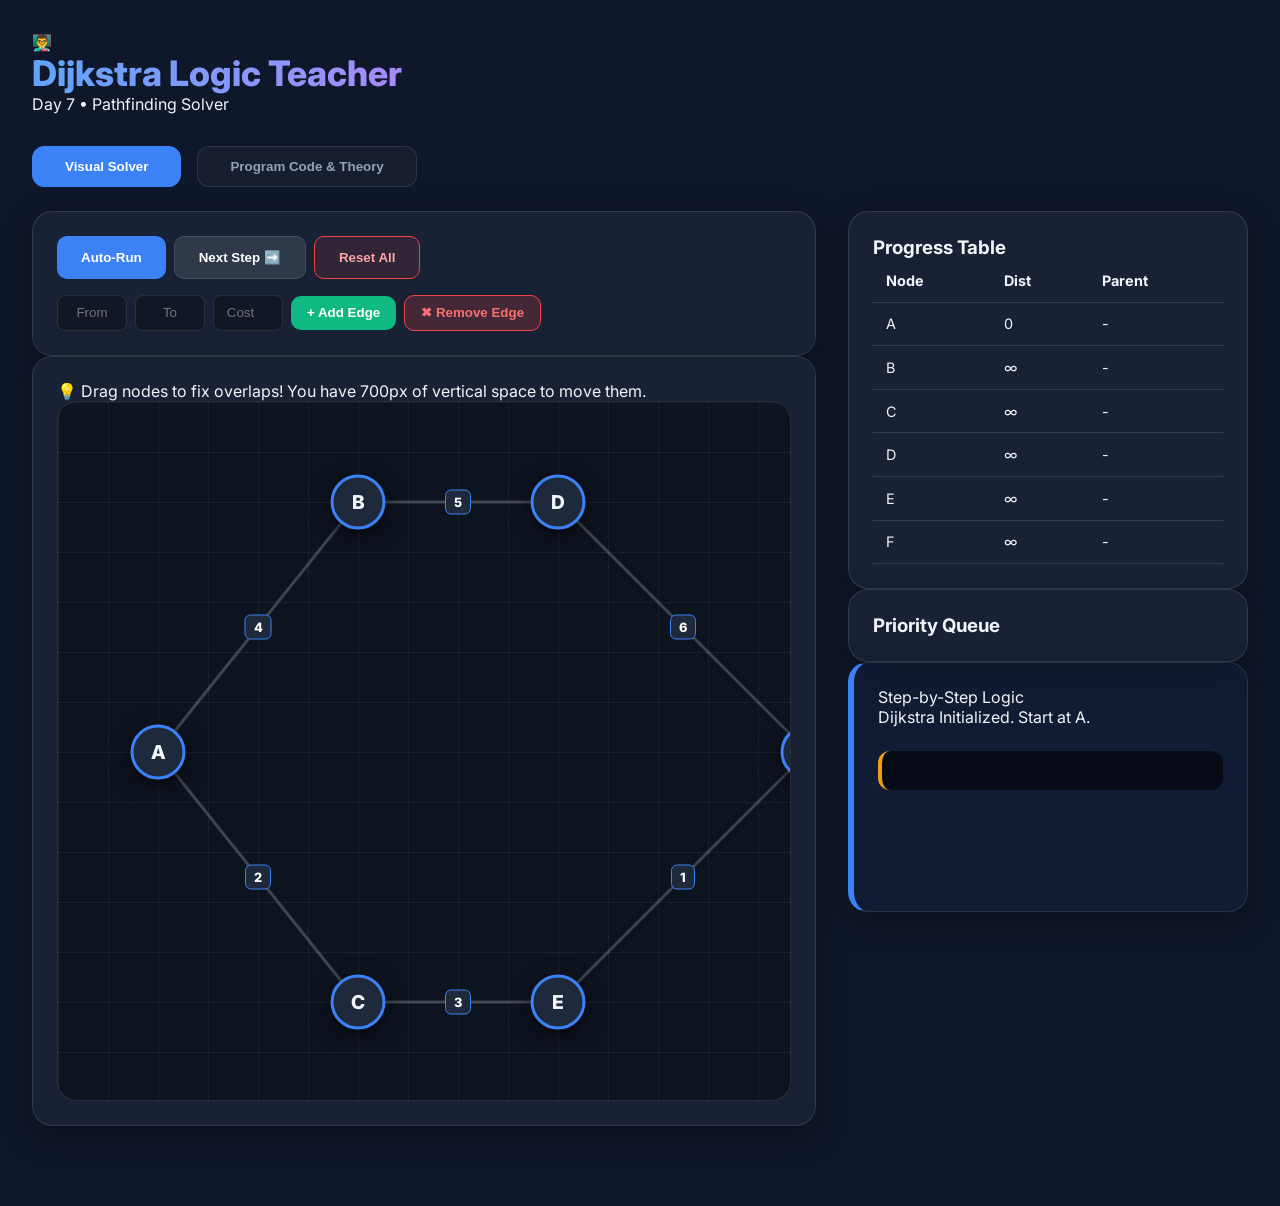
<file: Day7_Ultimate_Dijkstra/index.html>
<!DOCTYPE html>
<html lang="en">
<head>
    <meta charset="UTF-8">
    <meta name="viewport" content="width=device-width, initial-scale=1.0">
    <title>Ultimate Dijkstra Solver | Day 7</title>
    <link rel="stylesheet" href="style.css">
    <link href="https://fonts.googleapis.com/css2?family=Inter:wght@300;400;600;800&family=JetBrains+Mono:wght@400;700&display=swap" rel="stylesheet">
</head>
<body>
    <div class="app-container">
        <!-- Header -->
        <header>
            <div class="header-content">
                <div class="logo-box">👨‍🏫</div>
                <h1>Dijkstra Logic Teacher</h1>
                <div class="badge">Day 7 • Pathfinding Solver</div>
            </div>
        </header>

        <main>
            <!-- TABS -->
            <div class="tabs-nav">
                <button class="tab-btn active" onclick="switchTab('solver', event)">Visual Solver</button>
                <button class="tab-btn" onclick="switchTab('code', event)">Program Code & Theory</button>
            </div>

            <div id="solver-tab" class="tab-content active">
                <div class="dashboard-layout">
                    <!-- LEFT: GRAPH VIEWPORT -->
                    <div class="graph-section">
                        <section class="controls-panel glass-panel">
                            <div class="btn-group">
                                <button id="startBtn" class="accent-btn">Auto-Run</button>
                                <button id="stepBtn" class="secondary-btn">Next Step ➡️</button>
                                <button id="resetBtn" class="danger-btn">Reset All</button>
                            </div>
                            <div class="manual-entry-area">
                                <div class="input-group">
                                    <input type="text" id="edge-from" placeholder="From" maxlength="1">
                                    <input type="text" id="edge-to" placeholder="To" maxlength="1">
                                    <input type="number" id="edge-weight" placeholder="Cost" min="1">
                                    <button id="addEdgeBtn" class="add-btn">+ Add Edge</button>
                                    <button id="removeEdgeBtn" class="remove-btn">✖ Remove Edge</button>
                                </div>
                            </div>
                        </section>

                        <div class="graph-viewport glass-panel">
                            <div class="viewport-header">
                                <span class="tip">💡 Drag nodes to fix overlaps! You have 700px of vertical space to move them.</span>
                            </div>
                            <div id="graph-container" class="graph-container">
                                <svg id="graph-svg" width="100%" height="100%"></svg>
                                <div id="nodes-layer"></div>
                            </div>
                        </div>
                    </div>

                    <!-- RIGHT: INFO SIDEBAR -->
                    <div class="info-sidebar">
                        <div class="side-card glass-panel">
                            <h3>Progress Table</h3>
                            <div class="table-wrapper">
                                <table id="dijkstra-table">
                                    <thead>
                                        <tr>
                                            <th>Node</th>
                                            <th>Dist</th>
                                            <th>Parent</th>
                                        </tr>
                                    </thead>
                                    <tbody id="table-body"></tbody>
                                </table>
                            </div>
                        </div>

                        <div class="side-card glass-panel">
                            <h3>Priority Queue</h3>
                            <div id="pq-container"></div>
                        </div>

                        <div class="teacher-box glass-panel">
                            <div class="teacher-header">Step-by-Step Logic</div>
                            <div class="teacher-body">
                                <p id="explanation-text">Click 'Next Step' to begin.</p>
                                <div class="math-box" id="math-display"></div>
                            </div>
                        </div>
                    </div>
                </div>
            </div>

            <div id="code-tab" class="tab-content">
                <!-- ... (rest remains same) -->
                <div class="code-workspace">
                    <div class="glass-panel" style="margin-bottom: 2rem;">
                        <div class="code-header">
                            <h2>Full Dijkstra Implementation (JS)</h2>
                            <button class="copy-btn" id="copyBtn">Copy Code</button>
                        </div>
                        <pre id="code-display" class="code-pre"></pre>
                    </div>

                    <div class="glass-panel">
                        <h2>Theory & How it Works 🧠</h2>
                        <div class="theory-grid">
                            <div class="theory-card">
                                <h3>1. Initialization</h3>
                                <p>Set distance to <strong>Start Node = 0</strong> and all others to <strong>Infinity (∞)</strong>. This marks all other nodes as "unreachable" until we explore them.</p>
                            </div>
                            <div class="theory-card">
                                <h3>2. The Greedy Choice</h3>
                                <p>Always pick the unvisited node with the <strong>smallest distance</strong>. This ensures that when we process a node, we've found the shortest path to it.</p>
                            </div>
                            <div class="theory-card">
                                <h3>3. Edge Relaxation</h3>
                                <p>This is the most important part! For every neighbor <em>v</em> of current node <em>u</em>:<br>
                                <code>if (dist[u] + weight(u,v) < dist[v]) { dist[v] = newTotal; }</code></p>
                            </div>
                        </div>
                    </div>
                </div>
            </div>
        </main>
    </div>
    <script src="script.js"></script>
</body>
</html>
</file>
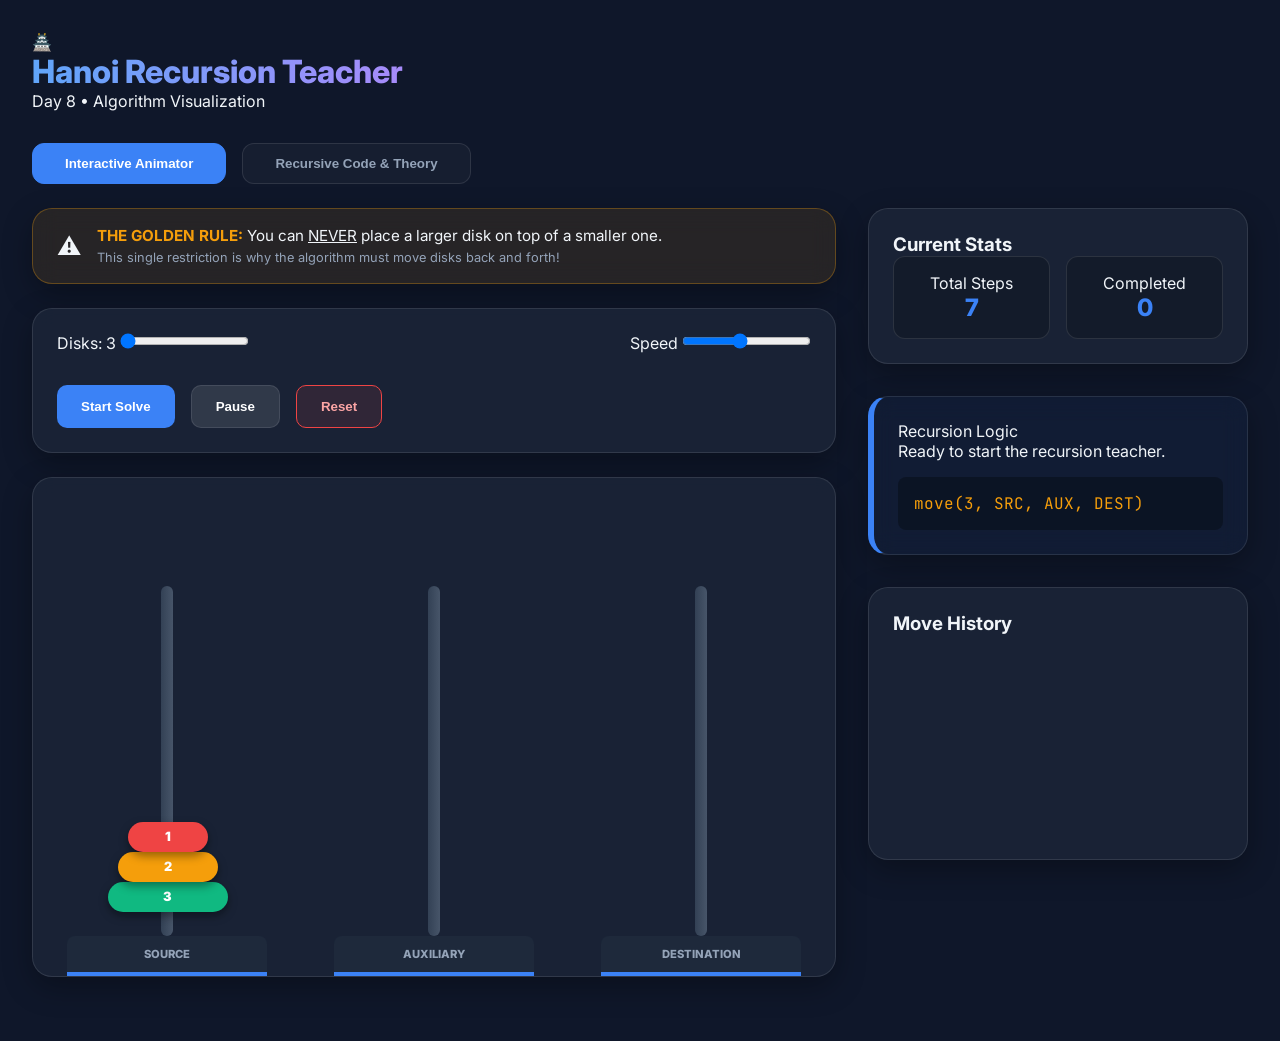
<file: Day8_Tower_of_Hanoi/index.html>
<!DOCTYPE html>
<html lang="en">
<head>
    <meta charset="UTF-8">
    <meta name="viewport" content="width=device-width, initial-scale=1.0">
    <title>Tower of Hanoi Animator | Day 8</title>
    <link rel="stylesheet" href="style.css">
    <link href="https://fonts.googleapis.com/css2?family=Inter:wght@300;400;600;800&family=JetBrains+Mono:wght@400;700&display=swap" rel="stylesheet">
</head>
<body>
    <div class="app-container">
        <!-- Header -->
        <header>
            <div class="header-content">
                <div class="logo-box">🏯</div>
                <h1>Hanoi Recursion Teacher</h1>
                <div class="badge">Day 8 • Algorithm Visualization</div>
            </div>
        </header>

        <main>
            <!-- TABS -->
            <div class="tabs-nav">
                <button class="tab-btn active" onclick="switchTab('animator', event)">Interactive Animator</button>
                <button class="tab-btn" onclick="switchTab('code', event)">Recursive Code & Theory</button>
            </div>

            <div id="animator-tab" class="tab-content active">
                <div class="dashboard-layout">
                    <!-- LEFT: THE STAGE -->
                    <div class="stage-section">
                        <!-- NEW: GOLDEN RULE BANNER -->
                        <div class="rule-banner glass-panel">
                            <span class="rule-icon">⚠️</span>
                            <div class="rule-text">
                                <strong>THE GOLDEN RULE:</strong> You can <u>NEVER</u> place a larger disk on top of a smaller one. 
                                <span class="rule-subtext">This single restriction is why the algorithm must move disks back and forth!</span>
                            </div>
                        </div>

                        <section class="controls-panel glass-panel">
                            <div class="control-group">
                                <label>Disks: <span id="disk-count-val">3</span></label>
                                <input type="range" id="disk-count" min="3" max="8" value="3">
                            </div>
                            <div class="control-group">
                                <label>Speed</label>
                                <input type="range" id="speed" min="1" max="10" value="5">
                            </div>
                            <div class="btn-group">
                                <button id="startBtn" class="accent-btn">Start Solve</button>
                                <button id="pauseBtn" class="secondary-btn">Pause</button>
                                <button id="resetBtn" class="danger-btn">Reset</button>
                            </div>
                        </section>

                        <div class="hanoi-stage glass-panel">
                            <div class="towers-container">
                                <div class="tower" id="tower-0">
                                    <div class="pole"></div>
                                    <div class="base">SOURCE</div>
                                </div>
                                <div class="tower" id="tower-1">
                                    <div class="pole"></div>
                                    <div class="base">AUXILIARY</div>
                                </div>
                                <div class="tower" id="tower-2">
                                    <div class="pole"></div>
                                    <div class="base">DESTINATION</div>
                                </div>
                            </div>
                            <div id="disks-container"></div>
                        </div>
                    </div>

                    <div class="info-sidebar">
                        <div class="side-card glass-panel">
                            <h3>Current Stats</h3>
                            <div class="stats-grid">
                                <div class="stat-box">
                                    <span class="stat-label">Total Steps</span>
                                    <span class="stat-value" id="total-steps">7</span>
                                </div>
                                <div class="stat-box">
                                    <span class="stat-label">Completed</span>
                                    <span class="stat-value" id="current-step">0</span>
                                </div>
                            </div>
                        </div>

                        <div class="teacher-box glass-panel">
                            <div class="teacher-header">Recursion Logic</div>
                            <div class="teacher-body">
                                <p id="explanation-text">Adjust disks and click Start.</p>
                                <div class="logic-box" id="logic-display">
                                    move(n, src, aux, dest)
                                </div>
                            </div>
                        </div>
                        
                        <div class="side-card glass-panel">
                            <h3>Move History</h3>
                            <div id="history-container" class="history-list">
                            </div>
                        </div>
                    </div>
                </div>
            </div>

            <div id="code-tab" class="tab-content">
                <div class="code-workspace scrollable-content">
                    <div class="glass-panel">
                        <div class="code-header">
                            <h2>The Recursive Solution (JavaScript)</h2>
                            <button class="copy-btn" id="copyBtn">Copy Code</button>
                        </div>
                        <!-- NEW: HIGHLIGHTED CODE NOTE -->
                        <div class="code-note">
                            <strong>NOTE FOR BEGINNERS:</strong> The recursive calls below are basically saying "Move everyone else out of the way" so we can move the biggest disk.
                        </div>
                        <pre id="code-display" class="code-pre"></pre>
                    </div>

                    <!-- ... (theory content remains same) -->
                    <div class="glass-panel doubt-section">
                        <h2 style="color: var(--warning);">❓ Common Doubt: "Why can't we just move the whole stack?"</h2>
                        <div class="doubt-box">
                            <p>It seems simpler to just move everything to the helper and then to the target, right? <strong>But you can't!</strong></p>
                            <div class="rule-highlight">
                                <p><strong>The Golden Rule:</strong> You can NEVER place a large disk on a smaller one.</p>
                            </div>
                            <p>Because of this, every time you want to move the <em>Largest Disk</em> to the destination, all other disks <strong>must</strong> be on the auxiliary pole. To get them there, you have to follow the same rules, which creates a chain reaction of moves. This "chain reaction" is exactly what <strong>Recursion</strong> handles!</p>
                        </div>
                    </div>

                    <div class="glass-panel theory-card-full">
                        <h2>Simplified Pseudo-Code</h2>
                        <div class="pseudo-box">
<pre>
FUNCTION moveDisks(n, src, aux, dest)
    IF n == 1:
        MOVE disk FROM src TO dest
        RETURN

    // Step 1: Move n-1 disks to helper
    moveDisks(n-1, src, dest, aux)

    // Step 2: Move remaining disk to target
    MOVE disk FROM src TO dest

    // Step 3: Move n-1 disks from helper to target
    moveDisks(n-1, aux, src, dest)
ENDFUNCTION
</pre>
                        </div>
                    </div>

                    <div class="glass-panel theory-grid-detailed">
                        <div class="theory-item">
                            <h3>🌍 Real-World Applications</h3>
                            <p>It is used in <strong>Backup Rotation Schemes</strong> (like Grandfather-Father-Son backups) to decide which tapes to overwrite. It's also used in <strong>Psychological Testing</strong> to evaluate problem-solving skills.</p>
                        </div>
                        <div class="theory-item">
                            <h3>📊 Complexity Analysis</h3>
                            <div class="complexity-table">
                                <div class="c-row"><span>Time Complexity</span> <strong>O(2<sup>n</sup>)</strong></div>
                                <div class="c-row"><span>Space Complexity</span> <strong>O(n)</strong></div>
                                <p class="small-note">*Space is O(n) because of the maximum depth of the recursion stack.</p>
                            </div>
                        </div>
                    </div>

                    <div class="glass-panel comparison-section">
                        <h2>Pros & Cons of this Approach</h2>
                        <div class="table-container">
                            <table class="pro-con-table">
                                <thead>
                                    <tr>
                                        <th>Feature</th>
                                        <th>Advantages ✅</th>
                                        <th>Disadvantages ❌</th>
                                    </tr>
                                </thead>
                                <tbody>
                                    <tr>
                                        <td>Implementation</td>
                                        <td>Extremely short and elegant code.</td>
                                        <td>Recursive calls can lead to stack overflow.</td>
                                    </tr>
                                    <tr>
                                        <td>Efficiency</td>
                                        <td>Guarantees the minimum possible moves.</td>
                                        <td>Very slow for n > 20 (billions of steps).</td>
                                    </tr>
                                    <tr>
                                        <td>Readability</td>
                                        <td>Easy to understand the logic flow.</td>
                                        <td>Hard to trace without a debugger.</td>
                                    </tr>
                                </tbody>
                            </table>
                        </div>
                    </div>
                </div>
            </div>
        </main>
    </div>
    <script src="script.js"></script>
</body>
</html>
</file>
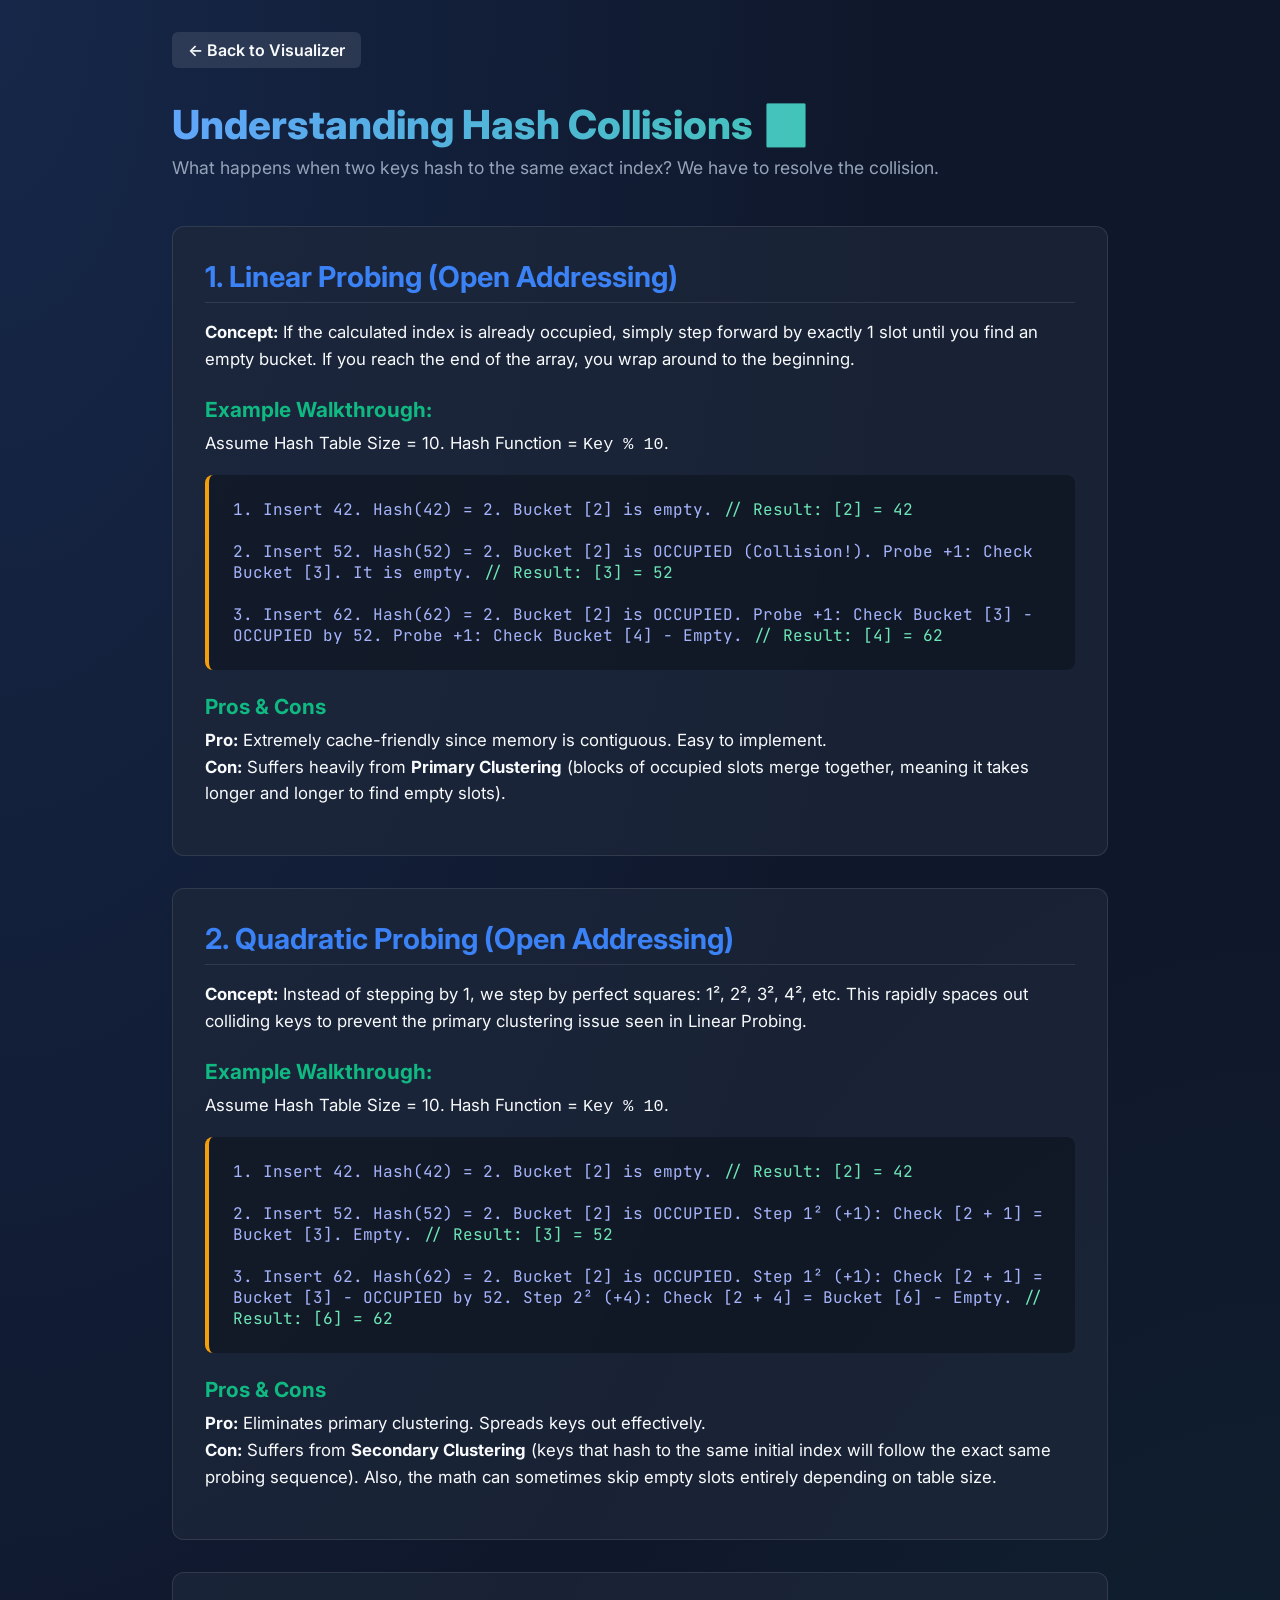
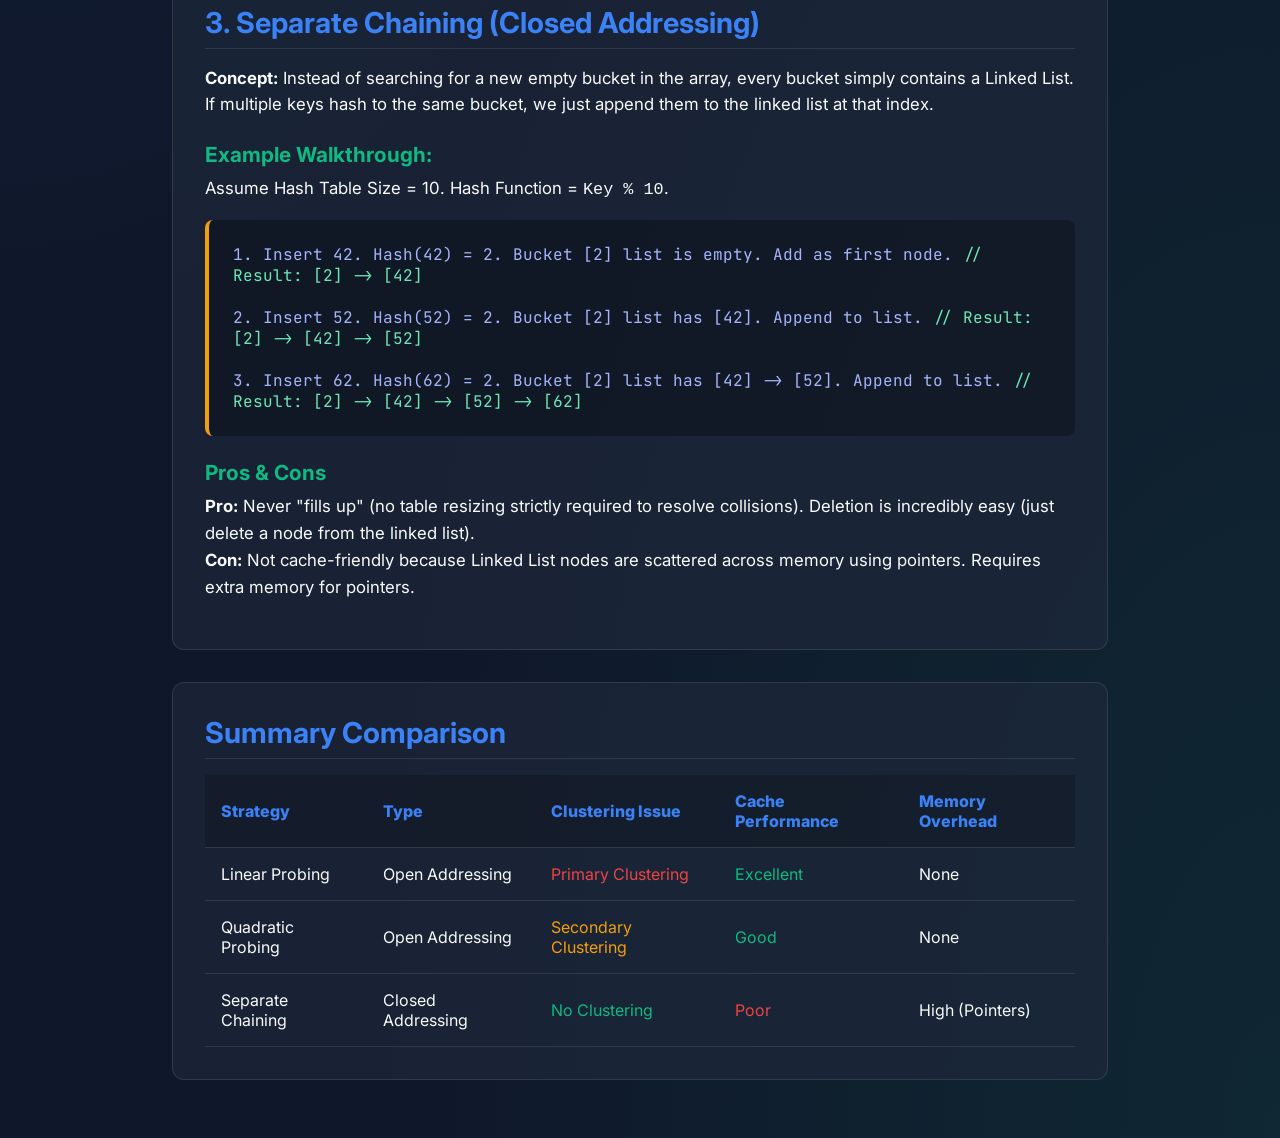
<file: Day5_HashTable_Visualizer/theory.html>
<!DOCTYPE html>
<html lang="en">
<head>
    <meta charset="UTF-8">
    <meta name="viewport" content="width=device-width, initial-scale=1.0">
    <title>Hash Table Collision Strategies Explained</title>
    <link rel="stylesheet" href="style.css">
    <link href="https://fonts.googleapis.com/css2?family=Inter:wght@300;400;600;800&family=JetBrains+Mono:wght@400;700&display=swap" rel="stylesheet">
    <style>
        .theory-container { max-width: 1000px; margin: 0 auto; padding: 2rem; }
        .theory-card { background: var(--bg-panel); border: 1px solid var(--border); border-radius: 12px; padding: 2rem; margin-bottom: 2rem; }
        .theory-card h2 { color: var(--accent); margin-bottom: 1rem; font-size: 1.8rem; border-bottom: 1px solid var(--border); padding-bottom: 0.5rem; }
        .theory-card h3 { color: var(--success); margin: 1.5rem 0 0.5rem 0; font-size: 1.3rem; }
        .theory-card p { color: var(--text-main); line-height: 1.6; margin-bottom: 1rem; font-size: 1.05rem; }
        .example-box { background: rgba(0,0,0,0.3); padding: 1.5rem; border-radius: 8px; border-left: 4px solid var(--warning); font-family: 'JetBrains Mono', monospace; color: #a5b4fc; }
        .example-box span.comment { color: #6ee7b7; }
        .nav-link { display: inline-block; margin-bottom: 2rem; color: var(--text-main); text-decoration: none; padding: 0.5rem 1rem; background: rgba(255,255,255,0.1); border-radius: 6px; font-weight: 600; transition: all 0.2s; }
        .nav-link:hover { background: rgba(255,255,255,0.2); }
        .comparison-table { width: 100%; border-collapse: collapse; margin-top: 1rem; }
        .comparison-table th, .comparison-table td { padding: 1rem; text-align: left; border-bottom: 1px solid var(--border); }
        .comparison-table th { color: var(--accent); font-weight: 800; background: rgba(0,0,0,0.2); }
        .comparison-table tr:hover { background: rgba(255,255,255,0.05); }
    </style>
</head>
<body>
    <div class="theory-container">
        <a href="index.html" class="nav-link">← Back to Visualizer</a>
        
        <header style="text-align: left; margin-bottom: 3rem;">
            <div class="header-content">
                <h1>Understanding Hash Collisions 🗄️</h1>
                <p>What happens when two keys hash to the same exact index? We have to resolve the collision.</p>
            </div>
        </header>

        <!-- Linear Probing -->
        <div class="theory-card">
            <h2>1. Linear Probing (Open Addressing)</h2>
            <p><strong>Concept:</strong> If the calculated index is already occupied, simply step forward by exactly 1 slot until you find an empty bucket. If you reach the end of the array, you wrap around to the beginning.</p>
            
            <h3>Example Walkthrough:</h3>
            <p>Assume Hash Table Size = 10. Hash Function = <code>Key % 10</code>.</p>
            <div class="example-box">
                1. Insert 42. Hash(42) = 2. 
                   Bucket [2] is empty. 
                   <span class="comment">// Result: [2] = 42</span><br><br>
                2. Insert 52. Hash(52) = 2. 
                   Bucket [2] is OCCUPIED (Collision!).
                   Probe +1: Check Bucket [3]. It is empty.
                   <span class="comment">// Result: [3] = 52</span><br><br>
                3. Insert 62. Hash(62) = 2.
                   Bucket [2] is OCCUPIED. 
                   Probe +1: Check Bucket [3] - OCCUPIED by 52.
                   Probe +1: Check Bucket [4] - Empty.
                   <span class="comment">// Result: [4] = 62</span>
            </div>
            
            <h3>Pros & Cons</h3>
            <p><strong>Pro:</strong> Extremely cache-friendly since memory is contiguous. Easy to implement.<br>
            <strong>Con:</strong> Suffers heavily from <strong>Primary Clustering</strong> (blocks of occupied slots merge together, meaning it takes longer and longer to find empty slots).</p>
        </div>

        <!-- Quadratic Probing -->
        <div class="theory-card">
            <h2>2. Quadratic Probing (Open Addressing)</h2>
            <p><strong>Concept:</strong> Instead of stepping by 1, we step by perfect squares: 1², 2², 3², 4², etc. This rapidly spaces out colliding keys to prevent the primary clustering issue seen in Linear Probing.</p>
            
            <h3>Example Walkthrough:</h3>
            <p>Assume Hash Table Size = 10. Hash Function = <code>Key % 10</code>.</p>
            <div class="example-box">
                1. Insert 42. Hash(42) = 2.
                   Bucket [2] is empty. 
                   <span class="comment">// Result: [2] = 42</span><br><br>
                2. Insert 52. Hash(52) = 2. 
                   Bucket [2] is OCCUPIED.
                   Step 1² (+1): Check [2 + 1] = Bucket [3]. Empty.
                   <span class="comment">// Result: [3] = 52</span><br><br>
                3. Insert 62. Hash(62) = 2.
                   Bucket [2] is OCCUPIED.
                   Step 1² (+1): Check [2 + 1] = Bucket [3] - OCCUPIED by 52.
                   Step 2² (+4): Check [2 + 4] = Bucket [6] - Empty.
                   <span class="comment">// Result: [6] = 62</span>
            </div>
            
            <h3>Pros & Cons</h3>
            <p><strong>Pro:</strong> Eliminates primary clustering. Spreads keys out effectively.<br>
            <strong>Con:</strong> Suffers from <strong>Secondary Clustering</strong> (keys that hash to the same initial index will follow the exact same probing sequence). Also, the math can sometimes skip empty slots entirely depending on table size.</p>
        </div>

        <!-- Separate Chaining -->
        <div class="theory-card">
            <h2>3. Separate Chaining (Closed Addressing)</h2>
            <p><strong>Concept:</strong> Instead of searching for a new empty bucket in the array, every bucket simply contains a Linked List. If multiple keys hash to the same bucket, we just append them to the linked list at that index.</p>
            
            <h3>Example Walkthrough:</h3>
            <p>Assume Hash Table Size = 10. Hash Function = <code>Key % 10</code>.</p>
            <div class="example-box">
                1. Insert 42. Hash(42) = 2.
                   Bucket [2] list is empty. Add as first node.
                   <span class="comment">// Result: [2] -> [42]</span><br><br>
                2. Insert 52. Hash(52) = 2. 
                   Bucket [2] list has [42]. Append to list.
                   <span class="comment">// Result: [2] -> [42] -> [52]</span><br><br>
                3. Insert 62. Hash(62) = 2.
                   Bucket [2] list has [42] -> [52]. Append to list.
                   <span class="comment">// Result: [2] -> [42] -> [52] -> [62]</span>
            </div>
            
            <h3>Pros & Cons</h3>
            <p><strong>Pro:</strong> Never "fills up" (no table resizing strictly required to resolve collisions). Deletion is incredibly easy (just delete a node from the linked list).<br>
            <strong>Con:</strong> Not cache-friendly because Linked List nodes are scattered across memory using pointers. Requires extra memory for pointers.</p>
        </div>

        <!-- Comparison Summary -->
        <div class="theory-card">
            <h2>Summary Comparison</h2>
            <table class="comparison-table">
                <tr>
                    <th>Strategy</th>
                    <th>Type</th>
                    <th>Clustering Issue</th>
                    <th>Cache Performance</th>
                    <th>Memory Overhead</th>
                </tr>
                <tr>
                    <td>Linear Probing</td>
                    <td>Open Addressing</td>
                    <td style="color: var(--danger)">Primary Clustering</td>
                    <td style="color: var(--success)">Excellent</td>
                    <td>None</td>
                </tr>
                <tr>
                    <td>Quadratic Probing</td>
                    <td>Open Addressing</td>
                    <td style="color: var(--warning)">Secondary Clustering</td>
                    <td style="color: var(--success)">Good</td>
                    <td>None</td>
                </tr>
                <tr>
                    <td>Separate Chaining</td>
                    <td>Closed Addressing</td>
                    <td style="color: var(--success)">No Clustering</td>
                    <td style="color: var(--danger)">Poor</td>
                    <td>High (Pointers)</td>
                </tr>
            </table>
        </div>

    </div>
</body>
</html>
</file>
<file: style.css>
:root {
    --bg-dark: #0f172a;
    --bg-panel: rgba(30, 41, 59, 0.7);
    --text-main: #f8fafc;
    --text-muted: #94a3b8;
    --accent: #3b82f6;
    --accent-hover: #2563eb;
    --success: #10b981;
    --warning: #f59e0b;
    --danger: #ef4444;
    --border: rgba(255, 255, 255, 0.1);
    
    /* Bar colors */
    --bar-default: #60a5fa;
    --bar-compare: #f59e0b;
    --bar-swap: #ef4444;
    --bar-sorted: #10b981;
    --bar-pivot: #8b5cf6;
}

* {
    margin: 0;
    padding: 0;
    box-sizing: border-box;
}

body {
    font-family: 'Inter', sans-serif;
    background-color: var(--bg-dark);
    background-image: 
        radial-gradient(at 0% 0%, rgba(59, 130, 246, 0.1) 0px, transparent 50%),
        radial-gradient(at 100% 100%, rgba(16, 185, 129, 0.05) 0px, transparent 50%);
    color: var(--text-main);
    min-height: 100vh;
    overflow-x: hidden;
}

.app-container {
    max-width: 1300px;
    margin: 0 auto;
    padding: 2rem;
}

/* Header & Tabs */
header { text-align: center; margin-bottom: 2rem; }
.header-content h1 {
    font-size: 2.5rem; font-weight: 800; margin-bottom: 0.5rem;
    background: linear-gradient(to right, #60a5fa, #a78bfa);
    -webkit-background-clip: text; -webkit-text-fill-color: transparent;
}
.header-content p { color: var(--text-muted); font-size: 1.1rem; margin-bottom: 2rem; }

.tabs {
    display: flex; justify-content: center; gap: 1rem; flex-wrap: wrap;
    border-bottom: 1px solid var(--border); padding-bottom: 1rem;
}
.tab-btn {
    background: transparent; border: none; color: var(--text-muted);
    font-family: 'Inter', sans-serif; font-size: 1rem; font-weight: 600;
    cursor: pointer; padding: 0.5rem 1.5rem; border-radius: 8px; transition: all 0.3s ease;
}
.tab-btn:hover { color: var(--text-main); background: rgba(255, 255, 255, 0.05); }
.tab-btn.active { color: var(--accent); background: rgba(59, 130, 246, 0.1); }

/* Pages */
.page { display: none; animation: fadeIn 0.4s ease-out; }
.page.active { display: block; }
@keyframes fadeIn {
    from { opacity: 0; transform: translateY(10px); }
    to { opacity: 1; transform: translateY(0); }
}

.glass-panel {
    background: var(--bg-panel); backdrop-filter: blur(12px);
    border: 1px solid var(--border); border-radius: 16px;
    padding: 1.5rem; box-shadow: 0 4px 6px -1px rgba(0, 0, 0, 0.1);
}

/* Setup Panel */
.setup-panel {
    display: flex; gap: 2rem; margin-bottom: 1.5rem; align-items: center; flex-wrap: wrap;
}
.setup-group { display: flex; flex-direction: column; gap: 0.5rem; }
.setup-group label { font-size: 0.9rem; color: var(--text-muted); font-weight: 600; }
.input-group { flex-grow: 1; }
.input-row { display: flex; gap: 0.5rem; }

input[type="text"], .styled-select {
    padding: 0.75rem 1rem; border-radius: 8px; border: 1px solid var(--border);
    background: rgba(0,0,0,0.2); color: var(--text-main); font-family: 'JetBrains Mono', monospace;
    font-size: 1rem;
}
.styled-select { font-family: 'Inter', sans-serif; min-width: 180px; }
input[type="text"] { width: 100%; }

/* Buttons */
button { font-family: 'Inter', sans-serif; font-weight: 600; padding: 0.75rem 1.5rem; border-radius: 8px; border: none; cursor: pointer; transition: all 0.2s ease; }
.primary-btn { background: rgba(255, 255, 255, 0.1); color: var(--text-main); border: 1px solid var(--border); }
.primary-btn:hover { background: rgba(255, 255, 255, 0.2); }
.secondary-btn { background: transparent; color: var(--text-muted); border: 1px solid var(--border); }
.secondary-btn:hover { color: var(--text-main); }
.accent-btn { background: var(--accent); color: white; }
.accent-btn:hover { background: var(--accent-hover); transform: scale(1.05); }
.accent-btn:disabled { opacity: 0.5; cursor: not-allowed; transform: none; }

/* Workspace Grid */
.workspace-grid { display: grid; grid-template-columns: 2fr 1fr; gap: 1.5rem; }

/* Visualizer Area */
.controls-row { display: flex; justify-content: space-between; align-items: center; margin-bottom: 2rem; }
.slider-container { display: flex; flex-direction: column; gap: 0.5rem; color: var(--text-muted); font-size: 0.9rem; }

.large-array-container {
    display: flex; align-items: flex-end; justify-content: center;
    height: 350px; gap: 10px; background: rgba(0, 0, 0, 0.2);
    border-radius: 12px; padding: 1rem 1rem 3rem 1rem; /* Extra bottom padding for indices */
    position: relative; overflow-x: auto;
}

.array-bar-wrapper {
    display: flex; flex-direction: column; align-items: center; justify-content: flex-end;
    height: 100%; position: relative;
    width: 60px; /* Fixed width for better visibility */
}

.large-array-bar {
    width: 100%; background-color: var(--bar-default);
    border-radius: 6px 6px 0 0; transition: height 0.3s ease, background-color 0.2s ease;
    display: flex; justify-content: center; align-items: flex-start; padding-top: 10px;
    box-shadow: inset 0 2px 4px rgba(255,255,255,0.2);
}

.bar-value {
    color: white; font-family: 'JetBrains Mono', monospace; font-weight: 700; font-size: 1.1rem;
    text-shadow: 0 1px 3px rgba(0,0,0,0.8);
}

.bar-index {
    position: absolute; bottom: -25px; color: var(--text-muted);
    font-family: 'JetBrains Mono', monospace; font-size: 0.9rem;
}

/* Action Box */
.action-box {
    margin-top: 1.5rem; background: rgba(0, 0, 0, 0.3);
    border-left: 4px solid var(--accent); padding: 1.5rem; border-radius: 8px;
}
.action-box h3 { font-size: 1rem; color: var(--text-muted); margin-bottom: 0.5rem; text-transform: uppercase; letter-spacing: 1px; }
.action-box p { font-size: 1.25rem; font-weight: 600; line-height: 1.5; color: var(--text-main); }

/* Code Section */
.code-section { display: flex; flex-direction: column; }
.track-header h2 { font-size: 1.5rem; color: #a78bfa; margin-bottom: 1rem; border-bottom: 1px solid var(--border); padding-bottom: 0.5rem; }
.code-container {
    background: #000; border-radius: 8px; padding: 1rem 0; overflow-x: auto;
    font-family: 'JetBrains Mono', monospace; font-size: 0.95rem; color: #a5b4fc;
    flex-grow: 1;
}

.code-line { padding: 0.25rem 1rem; transition: background-color 0.1s ease; border-left: 3px solid transparent; white-space: pre; }
.highlight-line { background-color: rgba(245, 158, 11, 0.2); border-left-color: var(--warning); color: #fcd34d; font-weight: 700; }

/* Comparison Page */
.content-wrapper { max-width: 1000px; margin: 0 auto; }
.content-wrapper h2 { font-size: 2rem; margin-bottom: 0.5rem; color: var(--accent); }
.content-wrapper > p { color: var(--text-muted); margin-bottom: 2rem; font-size: 1.1rem; }
.theory-grid { display: grid; grid-template-columns: repeat(auto-fit, minmax(300px, 1fr)); gap: 1.5rem; }
.theory-card { background: rgba(0, 0, 0, 0.2); border: 1px solid var(--border); border-radius: 12px; padding: 1.5rem; }
.theory-card h3 { margin-bottom: 1rem; border-bottom: 1px solid var(--border); padding-bottom: 0.5rem; color: var(--text-main); }
.bubble-card h3 { color: var(--danger); }
.insertion-card h3 { color: var(--warning); }
.quick-card h3 { color: var(--success); }
.theory-card strong { color: var(--text-main); }
.theory-card p { margin-bottom: 1rem; line-height: 1.6; color: var(--text-muted); }

/* Responsive */
@media (max-width: 1024px) { .workspace-grid { grid-template-columns: 1fr; } }
@media (max-width: 768px) { .setup-panel { flex-direction: column; align-items: stretch; } }

/* Toast Popups */
.toast-container {
    position: absolute;
    top: 50%;
    left: 50%;
    transform: translate(-50%, -50%);
    display: flex;
    flex-direction: column;
    gap: 0.5rem;
    pointer-events: none;
    z-index: 100;
}

.toast {
    background: rgba(0, 0, 0, 0.85);
    color: white;
    padding: 0.75rem 1.5rem;
    border-radius: 8px;
    font-family: 'JetBrains Mono', monospace;
    font-size: 1.2rem;
    font-weight: 700;
    box-shadow: 0 10px 25px rgba(0,0,0,0.5);
    animation: toastPop 0.3s cubic-bezier(0.175, 0.885, 0.32, 1.275) forwards, toastFade 0.5s ease-out 1.5s forwards;
    border: 2px solid var(--border);
    text-align: center;
}

.toast.false { border-color: var(--danger); color: #fca5a5; }
.toast.true { border-color: var(--success); color: #6ee7b7; }
.toast.increment { border-color: var(--accent); color: #93c5fd; }

@keyframes toastPop {
    0% { transform: scale(0.5); opacity: 0; }
    100% { transform: scale(1); opacity: 1; }
}

@keyframes toastFade {
    0% { opacity: 1; transform: translateY(0); }
    100% { opacity: 0; transform: translateY(-20px); }
}
</file>
<file: Day2_LinkedList_Visualizer/style.css>
:root {
    --bg-dark: #0f172a;
    --bg-panel: rgba(30, 41, 59, 0.7);
    --text-main: #f8fafc;
    --text-muted: #94a3b8;
    --accent: #3b82f6;
    --accent-hover: #2563eb;
    --success: #10b981;
    --warning: #f59e0b;
    --danger: #ef4444;
    --purple: #8b5cf6;
    --border: rgba(255, 255, 255, 0.1);
    
    /* Node and Pointer Colors */
    --node-bg: #1e293b;
    --node-border: #60a5fa;
    --node-data-bg: #3b82f6;
    --pointer-color: #94a3b8;
    --active-pointer: #f59e0b;
    --new-pointer: #10b981;
    --break-pointer: #ef4444;
}

* { margin: 0; padding: 0; box-sizing: border-box; }

body {
    font-family: 'Inter', sans-serif;
    background-color: var(--bg-dark);
    background-image: radial-gradient(at 0% 0%, rgba(59, 130, 246, 0.1) 0px, transparent 50%),
                      radial-gradient(at 100% 100%, rgba(139, 92, 246, 0.05) 0px, transparent 50%);
    color: var(--text-main);
    min-height: 100vh;
    overflow-x: hidden;
}

.app-container { max-width: 1500px; margin: 0 auto; padding: 2rem; }

/* Header */
header { text-align: center; margin-bottom: 2rem; }
.header-content h1 {
    font-size: 2.5rem; font-weight: 800; margin-bottom: 0.5rem;
    background: linear-gradient(to right, #60a5fa, #c084fc);
    -webkit-background-clip: text; -webkit-text-fill-color: transparent;
}
.header-content p { color: var(--text-muted); font-size: 1.1rem; }

/* Panels */
.glass-panel {
    background: var(--bg-panel); backdrop-filter: blur(12px);
    border: 1px solid var(--border); border-radius: 16px;
    padding: 1.5rem; box-shadow: 0 4px 6px -1px rgba(0, 0, 0, 0.1);
    margin-bottom: 1.5rem;
}

/* Controls */
.setup-panel { display: flex; gap: 1.5rem; justify-content: center; align-items: flex-end; flex-wrap: wrap; }
.setup-group { display: flex; flex-direction: column; gap: 0.5rem; }
.setup-group label { font-size: 0.85rem; color: var(--text-muted); font-weight: 600; }
input[type="text"], input[type="number"], .styled-select {
    padding: 0.75rem; border-radius: 8px; border: 1px solid var(--border);
    background: rgba(0,0,0,0.2); color: var(--text-main); font-family: 'JetBrains Mono', monospace;
    font-size: 0.95rem; text-align: center; width: 140px;
}
.styled-select { font-family: 'Inter', sans-serif; width: 200px; }

/* Operation Buttons */
.ops-panel { display: flex; flex-direction: column; gap: 1.5rem; }
.btn-row { display: flex; align-items: center; gap: 1.5rem; flex-wrap: wrap; justify-content: center; }
.row-label { color: var(--text-muted); font-family: 'JetBrains Mono', monospace; font-size: 0.9rem; text-transform: uppercase; letter-spacing: 1px; }
.btn-group { display: flex; gap: 0.5rem; flex-wrap: wrap; }

button {
    font-family: 'Inter', sans-serif; font-weight: 600; padding: 0.6rem 1rem;
    border-radius: 6px; border: none; cursor: pointer; transition: all 0.2s ease; font-size: 0.9rem;
}
.accent-btn { background: var(--accent); color: white; }
.accent-btn:hover { background: var(--accent-hover); transform: translateY(-2px); }
.danger-btn { background: transparent; color: var(--danger); border: 1px solid var(--danger); }
.danger-btn:hover { background: rgba(239, 68, 68, 0.1); transform: translateY(-2px); }
.purple-btn { background: var(--purple); color: white; }
.purple-btn:hover { background: #7c3aed; transform: translateY(-2px); }
.warning-btn { background: transparent; color: var(--warning); border: 1px solid var(--warning); }
.warning-btn:hover { background: rgba(245, 158, 11, 0.1); transform: translateY(-2px); }
button:disabled { opacity: 0.5; cursor: not-allowed; transform: none !important; }

/* Speed Slider */
.slider-container { display: flex; flex-direction: column; align-items: center; gap: 0.5rem; color: var(--text-muted); font-size: 0.85rem; margin-left: auto; margin-right: auto;}
input[type="range"] { width: 150px; }

/* Visualizer Canvas */
.visualizer-section { position: relative; min-height: 400px; display: flex; flex-direction: column; }

.ll-container {
    flex-grow: 1; display: flex; justify-content: center; align-items: center;
    padding: 4rem 1rem; position: relative; overflow-x: auto; min-height: 300px;
}

/* NODE STYLES */
.ll-node-wrapper { display: flex; flex-direction: column; align-items: center; position: relative; animation: popIn 0.4s cubic-bezier(0.175, 0.885, 0.32, 1.275); }
.ll-node { display: flex; border: 2px solid var(--node-border); border-radius: 8px; background: var(--node-bg); overflow: hidden; box-shadow: 0 4px 6px rgba(0,0,0,0.3); transition: all 0.3s ease; position: relative; }

.ll-node.active { border-color: var(--warning); box-shadow: 0 0 15px rgba(245, 158, 11, 0.5); transform: scale(1.1); z-index: 10; }
.ll-node.new { border-color: var(--success); box-shadow: 0 0 15px rgba(16, 185, 129, 0.5); }
.ll-node.delete { border-color: var(--danger); opacity: 0.5; transform: scale(0.9); }
.ll-node.found { border-color: var(--purple); box-shadow: 0 0 20px rgba(139, 92, 246, 0.8); transform: scale(1.15); z-index: 11; }

/* Fast & Slow Pointers */
.node-slow { border-bottom: 4px solid var(--warning); border-radius: 8px; }
.node-fast { border-top: 4px solid var(--accent); border-radius: 8px; }

.node-data { padding: 1rem 1.2rem; background: var(--node-data-bg); color: white; font-family: 'JetBrains Mono', monospace; font-weight: 700; font-size: 1.2rem; min-width: 60px; text-align: center; transition: background-color 0.3s ease; }
.node-data.updated { background: var(--purple); }

.node-ptr, .node-prev-ptr { padding: 1rem 0.5rem; background: #334155; color: var(--text-muted); font-family: 'JetBrains Mono', monospace; font-size: 0.75rem; display: flex; align-items: center; justify-content: center; width: 40px; border-left: 1px solid var(--border); transition: all 0.3s ease;}
.node-prev-ptr { border-left: none; border-right: 1px solid var(--border); }
.ptr-swapped { background: var(--purple); color: white; } /* Used when reversing DLL */

.node-label { position: absolute; bottom: -25px; color: var(--text-muted); font-size: 0.8rem; font-weight: 600; }
.node-head-label { color: var(--success); top: -25px; bottom: auto; font-weight: 800;}
.node-tail-label { color: var(--accent); top: -25px; bottom: auto; font-weight: 800;}

@keyframes popIn { 0% { transform: scale(0); opacity: 0; } 100% { transform: scale(1); opacity: 1; } }

/* POINTER STYLES (ARROWS) */
.ll-pointer-container { display: flex; flex-direction: column; align-items: center; justify-content: center; width: 60px; position: relative; height: 100%; transition: all 0.3s ease; }
.ll-arrow { width: 100%; height: 3px; background-color: var(--pointer-color); position: relative; transition: all 0.3s ease; }

/* Arrowhead right */
.ll-arrow::after { content: ''; position: absolute; right: -2px; top: -4px; border-top: 5px solid transparent; border-bottom: 5px solid transparent; border-left: 10px solid var(--pointer-color); transition: all 0.3s ease; }
/* Arrowhead left (for doubly or reversed SLL) */
.ll-arrow.doubly-prev::before { content: ''; position: absolute; left: -2px; top: -4px; border-top: 5px solid transparent; border-bottom: 5px solid transparent; border-right: 10px solid var(--pointer-color); transition: all 0.3s ease; }
.ll-arrow.reversed-arrow::after { display: none; }
.ll-arrow.reversed-arrow::before { content: ''; position: absolute; left: -2px; top: -4px; border-top: 5px solid transparent; border-bottom: 5px solid transparent; border-right: 10px solid var(--pointer-color); transition: all 0.3s ease; }

.ll-arrow.active { background-color: var(--active-pointer); }
.ll-arrow.active::after { border-left-color: var(--active-pointer); }
.ll-arrow.active::before { border-right-color: var(--active-pointer); }

.ll-arrow.new { background-color: var(--new-pointer); }
.ll-arrow.new::after { border-left-color: var(--new-pointer); }
.ll-arrow.new::before { border-right-color: var(--new-pointer); }

.ll-arrow.break { background-color: var(--break-pointer); border-top: 3px dashed var(--bg-dark); }
.ll-arrow.break::after { border-left-color: var(--break-pointer); }
.ll-arrow.break::before { border-right-color: var(--break-pointer); }

/* SVG Overlays */
.circular-arrow-svg { position: absolute; top: 0; left: 0; width: 100%; height: 100%; pointer-events: none; z-index: 5; }
.svg-arrowhead { transition: fill 0.3s ease; }
.circular-path-active { stroke: var(--danger); stroke-dasharray: 0 !important; }
.circular-path-active + .svg-arrowhead { fill: var(--danger); }

/* Null pointer */
.null-ptr { color: var(--text-muted); font-family: 'JetBrains Mono', monospace; font-size: 1rem; margin-left: 10px; display: flex; align-items: center; transition: all 0.3s ease; }
.null-ptr.left { margin-left: 0; margin-right: 10px; }

/* Action Box */
.action-box { margin-top: 1.5rem; background: rgba(0, 0, 0, 0.3); border-left: 4px solid var(--accent); padding: 1.5rem; border-radius: 8px; }
.action-box h3 { font-size: 0.9rem; color: var(--text-muted); margin-bottom: 0.5rem; text-transform: uppercase; letter-spacing: 1px; }
.action-box p { font-size: 1.15rem; font-weight: 600; line-height: 1.5; color: var(--text-main); }

/* Logic Workspace Grid */
.workspace-grid { display: grid; grid-template-columns: repeat(3, 1fr); gap: 1rem; }
.code-section { display: flex; flex-direction: column; }
.track-header h2 { font-size: 1.1rem; color: #a78bfa; margin-bottom: 0.5rem; border-bottom: 1px solid var(--border); padding-bottom: 0.5rem; }
.code-container { background: #000; border-radius: 8px; padding: 1rem 0; overflow-x: auto; font-family: 'JetBrains Mono', monospace; font-size: 0.85rem; color: #a5b4fc; flex-grow: 1; min-height: 200px; }
.code-line { padding: 0.25rem 1rem; transition: background-color 0.1s ease; border-left: 3px solid transparent; white-space: pre; }
.highlight-line { background-color: rgba(245, 158, 11, 0.2); border-left-color: var(--warning); color: #fcd34d; font-weight: 700; }

/* Toast Popups */
.toast-container { position: absolute; top: 30%; left: 50%; transform: translate(-50%, -50%); display: flex; flex-direction: column; gap: 0.5rem; pointer-events: none; z-index: 100; }
.toast { background: rgba(0, 0, 0, 0.9); color: white; padding: 0.5rem 1rem; border-radius: 6px; font-family: 'JetBrains Mono', monospace; font-size: 1rem; font-weight: 700; box-shadow: 0 10px 25px rgba(0,0,0,0.5); animation: toastPop 0.3s cubic-bezier(0.175, 0.885, 0.32, 1.275) forwards, toastFade 0.5s ease-out 1.5s forwards; border: 2px solid var(--border); text-align: center; }
.toast.info { border-color: var(--accent); color: #93c5fd; }
.toast.success { border-color: var(--success); color: #6ee7b7; }
.toast.danger { border-color: var(--danger); color: #fca5a5; }
.toast.purple { border-color: var(--purple); color: #c4b5fd; }

@keyframes toastPop { 0% { transform: scale(0.5); opacity: 0; } 100% { transform: scale(1); opacity: 1; } }
@keyframes toastFade { 0% { opacity: 1; transform: translateY(0); } 100% { opacity: 0; transform: translateY(-20px); } }

/* Responsive */
@media (max-width: 1200px) { .workspace-grid { grid-template-columns: 1fr 1fr; } .advanced-code-panel { grid-column: span 2; } }
@media (max-width: 768px) { .workspace-grid { grid-template-columns: 1fr; } .advanced-code-panel { grid-column: span 1; } .btn-row { flex-direction: column; align-items: stretch; } .btn-group { width: 100%; } .btn-group button { flex-grow: 1; } }
</file>
<file: Day3_Stack_Queue_Visualizer/style.css>
:root {
    --bg-dark: #0f172a;
    --bg-panel: rgba(30, 41, 59, 0.7);
    --text-main: #f8fafc;
    --text-muted: #94a3b8;
    --accent: #3b82f6;
    --accent-hover: #2563eb;
    --success: #10b981;
    --warning: #f59e0b;
    --danger: #ef4444;
    --purple: #8b5cf6;
    --border: rgba(255, 255, 255, 0.1);
    
    --element-bg: #1e293b;
    --element-border: #60a5fa;
    --element-text: #f8fafc;
}

* { margin: 0; padding: 0; box-sizing: border-box; }

body {
    font-family: 'Inter', sans-serif;
    background-color: var(--bg-dark);
    background-image: radial-gradient(at 50% 0%, rgba(59, 130, 246, 0.1) 0px, transparent 60%),
                      radial-gradient(at 100% 100%, rgba(16, 185, 129, 0.05) 0px, transparent 50%);
    color: var(--text-main);
    min-height: 100vh;
    overflow-x: hidden;
}

.app-container { max-width: 1400px; margin: 0 auto; padding: 2rem; }

/* Header & Tabs */
header { text-align: center; margin-bottom: 2rem; }
.header-content h1 {
    font-size: 2.5rem; font-weight: 800; margin-bottom: 0.5rem;
    background: linear-gradient(to right, #60a5fa, #34d399);
    -webkit-background-clip: text; -webkit-text-fill-color: transparent;
}
.header-content p { color: var(--text-muted); font-size: 1.1rem; margin-bottom: 1.5rem;}

.tabs { display: flex; justify-content: center; gap: 1rem; border-bottom: 1px solid var(--border); padding-bottom: 1rem; }
.tab-btn { background: transparent; color: var(--text-muted); border: none; font-size: 1.1rem; font-weight: 600; cursor: pointer; padding: 0.5rem 1rem; transition: color 0.2s; position: relative; }
.tab-btn:hover { color: var(--text-main); }
.tab-btn.active { color: var(--accent); }
.tab-btn.active::after { content: ''; position: absolute; bottom: -1rem; left: 0; width: 100%; height: 3px; background: var(--accent); border-radius: 3px 3px 0 0; }

/* Slide Visibility */
.slide { display: none; animation: fadeIn 0.4s ease; }
.slide.active-slide { display: block; }

@keyframes fadeIn { from { opacity: 0; transform: translateY(10px); } to { opacity: 1; transform: translateY(0); } }

/* Panels */
.glass-panel {
    background: var(--bg-panel); backdrop-filter: blur(12px);
    border: 1px solid var(--border); border-radius: 16px;
    padding: 1.5rem; box-shadow: 0 4px 6px -1px rgba(0, 0, 0, 0.1);
    margin-bottom: 1.5rem;
}

/* Global Controls */
.global-controls { display: flex; justify-content: center; align-items: center; gap: 1rem; padding: 1rem !important; }

/* Workspace Structure */
.ds-workspace { display: flex; flex-direction: column; gap: 1rem; }
.ds-header { display: flex; justify-content: space-between; align-items: center; border-bottom: 1px solid var(--border); padding-bottom: 1rem; }
.ds-header h2 { color: var(--text-main); font-size: 1.5rem; font-weight: 700; }

.ds-controls { display: flex; gap: 0.5rem; }
input[type="text"] {
    padding: 0.5rem; border-radius: 6px; border: 1px solid var(--border);
    background: rgba(0,0,0,0.3); color: var(--text-main); font-family: 'JetBrains Mono', monospace;
    font-size: 1rem; text-align: center; width: 80px;
}

button { font-family: 'Inter', sans-serif; font-weight: 600; padding: 0.5rem 1rem; border-radius: 6px; border: none; cursor: pointer; transition: all 0.2s ease; }
.accent-btn { background: var(--accent); color: white; }
.accent-btn:hover { background: var(--accent-hover); transform: translateY(-2px); }
.danger-btn { background: transparent; color: var(--danger); border: 1px solid var(--danger); }
.danger-btn:hover { background: rgba(239, 68, 68, 0.1); transform: translateY(-2px); }
.purple-btn { background: var(--purple); color: white; }
.purple-btn:hover { background: #7c3aed; transform: translateY(-2px); }
button:disabled { opacity: 0.5; cursor: not-allowed; transform: none !important; }

.ds-grid { display: grid; grid-template-columns: 3fr 2fr; gap: 2rem; min-height: 250px; }
.ds-canvas { background: rgba(0,0,0,0.2); border-radius: 12px; display: flex; justify-content: center; align-items: center; position: relative; overflow: hidden; padding: 2rem;}

/* Container Buckets */
.container-bucket {
    position: relative;
    background: rgba(0,0,0,0.1);
}

/* STACK (Vertical) */
.stack-bucket {
    width: 120px; height: 280px;
    border-left: 4px solid var(--border);
    border-right: 4px solid var(--border);
    border-bottom: 4px solid var(--border);
    border-radius: 0 0 12px 12px;
    display: flex; flex-direction: column-reverse; /* Items pile from bottom */
    justify-content: flex-start; align-items: center; gap: 5px; padding: 5px;
}

/* QUEUE (Horizontal) */
.queue-bucket {
    width: 100%; max-width: 600px; height: 100px;
    border-top: 4px solid var(--border);
    border-bottom: 4px solid var(--border);
    display: flex; flex-direction: row; /* Items line up left to right */
    justify-content: flex-start; align-items: center; gap: 10px; padding: 0 10px;
}

.empty-text { position: absolute; top: 50%; left: 50%; transform: translate(-50%, -50%); color: var(--text-muted); font-family: 'JetBrains Mono', monospace; }

/* Elements */
.ds-element {
    background: var(--element-bg); border: 2px solid var(--element-border); border-radius: 8px;
    color: var(--element-text); font-family: 'JetBrains Mono', monospace; font-size: 1.2rem; font-weight: 700;
    display: flex; justify-content: center; align-items: center;
    box-shadow: 0 4px 6px rgba(0,0,0,0.3);
    transition: all 0.3s ease;
    z-index: 10;
}

.stack-element { width: 100px; height: 40px; }
.queue-element { width: 60px; height: 60px; flex-shrink: 0; }

.element-active { border-color: var(--warning); box-shadow: 0 0 15px rgba(245, 158, 11, 0.6); transform: scale(1.05); }
.element-new { animation: popIn 0.3s ease forwards; border-color: var(--success); box-shadow: 0 0 15px rgba(16, 185, 129, 0.6); }
.element-removing { animation: popOut 0.3s ease forwards; border-color: var(--danger); box-shadow: 0 0 15px rgba(239, 68, 68, 0.6); }

/* Animation Keyframes */
@keyframes popIn { 0% { transform: scale(0); opacity: 0; } 100% { transform: scale(1); opacity: 1; } }
@keyframes popOut { 0% { transform: scale(1); opacity: 1; } 100% { transform: scale(0); opacity: 0; } }

/* Stack specific animations */
.push-anim { animation: dropDown 0.5s cubic-bezier(0.175, 0.885, 0.32, 1.275) forwards; }
.pop-anim { animation: flyUp 0.5s ease-in forwards; border-color: var(--danger); }
@keyframes dropDown { 0% { transform: translateY(-150px); opacity: 0; } 100% { transform: translateY(0); opacity: 1; } }
@keyframes flyUp { 0% { transform: translateY(0); opacity: 1; } 100% { transform: translateY(-150px); opacity: 0; } }

/* Queue specific animations */
.enqueue-anim { animation: slideLeft 0.5s cubic-bezier(0.175, 0.885, 0.32, 1.275) forwards; }
.dequeue-anim { animation: slideOutLeft 0.5s ease-in forwards; border-color: var(--danger); }
@keyframes slideLeft { 0% { transform: translateX(150px); opacity: 0; } 100% { transform: translateX(0); opacity: 1; } }
@keyframes slideOutLeft { 0% { transform: translateX(0); opacity: 1; } 100% { transform: translateX(-150px); opacity: 0; } }

/* Pointers (Top, Front, Rear) */
.ptr-label { position: absolute; color: var(--warning); font-family: 'JetBrains Mono', monospace; font-size: 0.8rem; font-weight: bold; background: rgba(0,0,0,0.8); padding: 2px 6px; border-radius: 4px; transition: all 0.3s ease; pointer-events: none;}
.top-ptr { right: -50px; }
.front-ptr { top: -25px; color: var(--danger); }
.rear-ptr { bottom: -25px; color: var(--success); }

/* Logic Code Panels */
.ds-logic { display: flex; flex-direction: column; }
.track-header h3 { font-size: 1.1rem; color: #a78bfa; margin-bottom: 0.5rem; border-bottom: 1px solid var(--border); padding-bottom: 0.5rem; }
.code-container { background: #000; border-radius: 8px; padding: 1rem 0; font-family: 'JetBrains Mono', monospace; font-size: 0.85rem; color: #a5b4fc; flex-grow: 1; overflow-x: auto;}
.code-line { padding: 0.25rem 1rem; transition: background-color 0.1s ease; border-left: 3px solid transparent; white-space: pre; }
.highlight-line { background-color: rgba(245, 158, 11, 0.2); border-left-color: var(--warning); color: #fcd34d; font-weight: 700; }

/* Theory Table */
.theory-content { max-width: 900px; margin: 0 auto; }
.compare-table { width: 100%; border-collapse: collapse; background: rgba(0,0,0,0.2); border-radius: 8px; overflow: hidden; }
.compare-table th, .compare-table td { padding: 1rem; text-align: left; border-bottom: 1px solid var(--border); }
.compare-table th { background: rgba(0,0,0,0.4); color: var(--accent); font-size: 1.1rem; }
.compare-table tr:last-child td { border-bottom: none; }
.compare-table tr:hover td { background: rgba(255,255,255,0.05); }

/* Code Implementation Slide */
.code-compare-grid { display: grid; grid-template-columns: 1fr 1fr; gap: 2rem; }
.code-block-wrapper h3 { color: var(--success); margin-bottom: 1rem; text-align: center;}
pre { background: #000; padding: 1.5rem; border-radius: 8px; overflow-x: auto; font-family: 'JetBrains Mono', monospace; font-size: 0.9rem; color: #f8fafc; border: 1px solid var(--border); }

/* Toasts */
.toast-container { position: fixed; top: 20px; right: 20px; display: flex; flex-direction: column; gap: 0.5rem; pointer-events: none; z-index: 1000; }
.toast { background: rgba(0, 0, 0, 0.9); color: white; padding: 0.75rem 1.5rem; border-radius: 6px; font-family: 'JetBrains Mono', monospace; font-size: 1rem; font-weight: 700; box-shadow: 0 10px 25px rgba(0,0,0,0.5); animation: toastPop 0.3s cubic-bezier(0.175, 0.885, 0.32, 1.275) forwards, toastFade 0.5s ease-out 2.5s forwards; border: 2px solid var(--border); }
.toast.info { border-color: var(--accent); color: #93c5fd; }
.toast.danger { border-color: var(--danger); color: #fca5a5; }

@media (max-width: 1024px) {
    .ds-grid { grid-template-columns: 1fr; }
    .code-compare-grid { grid-template-columns: 1fr; }
}
</file>
<file: Day4_Search_Visualizer/style.css>
:root {
    --bg-dark: #0f172a;
    --bg-panel: rgba(30, 41, 59, 0.7);
    --text-main: #f8fafc;
    --text-muted: #94a3b8;
    --accent: #3b82f6;
    --accent-hover: #2563eb;
    --success: #10b981;
    --warning: #f59e0b;
    --danger: #ef4444;
    --purple: #8b5cf6;
    --border: rgba(255, 255, 255, 0.1);
    
    --box-bg: #1e293b;
    --box-border: #60a5fa;
    --box-text: #f8fafc;
}

* { margin: 0; padding: 0; box-sizing: border-box; }

body {
    font-family: 'Inter', sans-serif;
    background-color: var(--bg-dark);
    background-image: radial-gradient(at 0% 50%, rgba(59, 130, 246, 0.1) 0px, transparent 50%),
                      radial-gradient(at 100% 50%, rgba(139, 92, 246, 0.05) 0px, transparent 50%);
    color: var(--text-main);
    min-height: 100vh;
    overflow-x: hidden;
}

.app-container { max-width: 1400px; margin: 0 auto; padding: 2rem; }

/* Header */
header { text-align: center; margin-bottom: 2rem; }
.header-content h1 {
    font-size: 2.5rem; font-weight: 800; margin-bottom: 0.5rem;
    background: linear-gradient(to right, #60a5fa, #c084fc);
    -webkit-background-clip: text; -webkit-text-fill-color: transparent;
}
.header-content p { color: var(--text-muted); font-size: 1.1rem; }

/* Panels */
.glass-panel {
    background: var(--bg-panel); backdrop-filter: blur(12px);
    border: 1px solid var(--border); border-radius: 16px;
    padding: 1.5rem; box-shadow: 0 4px 6px -1px rgba(0, 0, 0, 0.1);
    margin-bottom: 1.5rem;
}

/* Controls */
.setup-panel { display: flex; gap: 1.5rem; justify-content: center; align-items: flex-end; flex-wrap: wrap; }
.setup-group { display: flex; flex-direction: column; gap: 0.5rem; }
.setup-group label { font-size: 0.85rem; color: var(--text-muted); font-weight: 600; }

input[type="text"], input[type="number"], .styled-select {
    padding: 0.75rem; border-radius: 8px; border: 1px solid var(--border);
    background: rgba(0,0,0,0.2); color: var(--text-main); font-family: 'JetBrains Mono', monospace;
    font-size: 0.95rem; text-align: center;
}
.styled-select { font-family: 'Inter', sans-serif; width: 220px; }
input#arrayInput { width: 300px; text-align: left; padding-left: 1rem;}
input#targetInput { width: 100px; }

.array-input-group { position: relative; flex-direction: row; align-items: center; background: rgba(0,0,0,0.2); border-radius: 8px; border: 1px solid var(--border); padding-right: 5px;}
.array-input-group label { position: absolute; top: -22px; left: 0; }
.array-input-group input { border: none; background: transparent; box-shadow: none; }
.array-input-group input:focus { outline: none; }

button {
    font-family: 'Inter', sans-serif; font-weight: 600; padding: 0.6rem 1rem;
    border-radius: 6px; border: none; cursor: pointer; transition: all 0.2s ease; font-size: 0.9rem;
}
.accent-btn { background: var(--accent); color: white; padding: 0.8rem 2rem; font-size: 1rem;}
.accent-btn:hover { background: var(--accent-hover); transform: translateY(-2px); }
.secondary-btn { background: rgba(255,255,255,0.1); color: var(--text-main); padding: 0.4rem 0.8rem; font-size: 0.8rem;}
.secondary-btn:hover { background: rgba(255,255,255,0.2); }
button:disabled { opacity: 0.5; cursor: not-allowed; transform: none !important; }

/* Speed Slider */
.speed-control-container { display: flex; justify-content: center; align-items: center; gap: 1rem; margin-bottom: 1.5rem; color: var(--text-muted); font-size: 0.9rem; }
input[type="range"] { width: 200px; }

/* Main Workspace Grid */
.workspace-grid { display: grid; grid-template-columns: 2fr 1fr 1.5fr; gap: 1.5rem; }

/* Visualizer Canvas */
.visualizer-section { display: flex; flex-direction: column; min-height: 400px; position: relative;}
.canvas-header { display: flex; justify-content: space-between; align-items: center; margin-bottom: 2rem; border-bottom: 1px solid var(--border); padding-bottom: 1rem;}
.canvas-header h2 { font-size: 1.2rem; color: var(--text-main); }
.status-legend { display: flex; gap: 1rem; font-size: 0.85rem; color: var(--text-muted); }
.legend-item { display: flex; align-items: center; gap: 0.4rem; }
.color-box { width: 12px; height: 12px; border-radius: 3px; }
.color-box.yellow { background: var(--warning); }
.color-box.red { background: var(--danger); opacity: 0.5; }
.color-box.green { background: var(--success); }

.array-container {
    flex-grow: 1; display: flex; justify-content: center; align-items: center; flex-wrap: wrap;
    gap: 10px; padding: 2rem 1rem; position: relative;
}

/* ARRAY BOXES */
.array-box-wrapper { display: flex; flex-direction: column; align-items: center; gap: 8px; position: relative; transition: all 0.5s ease;}
.array-box {
    width: 60px; height: 60px;
    background: var(--box-bg); border: 2px solid var(--box-border); border-radius: 8px;
    display: flex; justify-content: center; align-items: center;
    font-family: 'JetBrains Mono', monospace; font-weight: 700; font-size: 1.3rem; color: var(--box-text);
    box-shadow: 0 4px 6px rgba(0,0,0,0.3);
    transition: all 0.3s cubic-bezier(0.175, 0.885, 0.32, 1.275);
    position: relative;
}
.box-index { font-family: 'JetBrains Mono', monospace; font-size: 0.8rem; color: var(--text-muted); }

/* Animation States */
.box-active {
    border-color: var(--warning); background: rgba(245, 158, 11, 0.2);
    box-shadow: 0 0 20px rgba(245, 158, 11, 0.6); transform: scale(1.15); z-index: 10;
}
.box-eliminated {
    border-color: var(--danger); background: rgba(0,0,0,0.5); color: #475569;
    opacity: 0.4; transform: scale(0.9);
}
.box-found {
    border-color: var(--success); background: rgba(16, 185, 129, 0.2);
    box-shadow: 0 0 25px rgba(16, 185, 129, 0.8); transform: scale(1.2); z-index: 15;
    animation: pulseSuccess 1s infinite alternate;
}

/* Sorting animation specific */
.sorting-transition { transform: scale(1.05); border-color: var(--purple); box-shadow: 0 0 15px rgba(139, 92, 246, 0.5); }

@keyframes pulseSuccess {
    0% { transform: scale(1.15); box-shadow: 0 0 15px rgba(16, 185, 129, 0.5); }
    100% { transform: scale(1.25); box-shadow: 0 0 30px rgba(16, 185, 129, 1); }
}

/* Pointers (Low, High, Mid) */
.ptr-label { position: absolute; font-family: 'JetBrains Mono', monospace; font-size: 0.75rem; font-weight: bold; background: rgba(0,0,0,0.8); padding: 2px 6px; border-radius: 4px; pointer-events: none; transition: opacity 0.3s ease; white-space: nowrap;}
.ptr-low { bottom: -30px; color: var(--accent); border-top: 2px solid var(--accent);}
.ptr-high { top: -30px; color: var(--purple); border-bottom: 2px solid var(--purple);}
.ptr-mid { top: -50px; color: var(--warning); background: var(--warning); color: #000;}

/* Action Box */
.action-box { margin-top: auto; background: rgba(0, 0, 0, 0.3); border-left: 4px solid var(--accent); padding: 1.5rem; border-radius: 8px; }
.action-box h3 { font-size: 0.9rem; color: var(--text-muted); margin-bottom: 0.5rem; text-transform: uppercase; letter-spacing: 1px; }
.action-box p { font-size: 1.15rem; font-weight: 600; line-height: 1.5; color: var(--text-main); }

/* Logic Workspace */
.code-section, .toast-section { display: flex; flex-direction: column; }
.track-header h2 { font-size: 1.1rem; color: #a78bfa; margin-bottom: 1rem; border-bottom: 1px solid var(--border); padding-bottom: 0.5rem; }
.code-container { background: #000; border-radius: 8px; padding: 1rem 0; overflow-x: auto; font-family: 'JetBrains Mono', monospace; font-size: 0.9rem; color: #a5b4fc; flex-grow: 1; min-height: 350px; }
.code-line { padding: 0.25rem 1rem; transition: background-color 0.1s ease; border-left: 3px solid transparent; white-space: pre; }
.highlight-line { background-color: rgba(245, 158, 11, 0.2); border-left-color: var(--warning); color: #fcd34d; font-weight: 700; }

/* Toast Popups */
.toast-container-static { display: flex; flex-direction: column; gap: 0.5rem; width: 100%; height: 350px; overflow-y: auto; overflow-x: hidden; padding-right: 5px; }
.toast-container-static::-webkit-scrollbar { width: 6px; }
.toast-container-static::-webkit-scrollbar-thumb { background: rgba(255,255,255,0.2); border-radius: 4px; }

.toast-container { position: fixed; top: 80px; right: 30px; display: flex; flex-direction: column; gap: 0.5rem; pointer-events: none; z-index: 1000; align-items: flex-end; }
.toast { background: rgba(0, 0, 0, 0.9); color: white; padding: 0.5rem 1rem; border-radius: 6px; font-family: 'JetBrains Mono', monospace; font-size: 0.85rem; font-weight: 700; box-shadow: 0 4px 10px rgba(0,0,0,0.3); animation: toastPop 0.2s cubic-bezier(0.175, 0.885, 0.32, 1.275) forwards; border: 2px solid var(--border); text-align: center; margin-bottom: 0.5rem; }
.toast.info { border-color: var(--accent); color: #93c5fd; }
.toast.success { border-color: var(--success); color: #6ee7b7; }
.toast.danger { border-color: var(--danger); color: #fca5a5; }

@keyframes toastPop { 0% { transform: scale(0.8) translateX(-10px); opacity: 0; } 100% { transform: scale(1) translateX(0); opacity: 1; } }

/* Responsive */
@media (max-width: 1200px) { .workspace-grid { grid-template-columns: 1.5fr 1fr 1fr; } }
@media (max-width: 1024px) { .workspace-grid { grid-template-columns: 1fr; } }
@media (max-width: 768px) { .array-box { width: 45px; height: 45px; font-size: 1rem; } }
</file>
<file: Day5_HashTable_Visualizer/style.css>
:root {
    --bg-dark: #0f172a;
    --bg-panel: rgba(30, 41, 59, 0.7);
    --text-main: #f8fafc;
    --text-muted: #94a3b8;
    --accent: #3b82f6;
    --accent-hover: #2563eb;
    --success: #10b981;
    --warning: #f59e0b;
    --danger: #ef4444;
    --purple: #8b5cf6;
    --border: rgba(255, 255, 255, 0.1);
    
    --box-bg: #1e293b;
    --box-border: #60a5fa;
    --box-empty: rgba(255, 255, 255, 0.05);
}

* { margin: 0; padding: 0; box-sizing: border-box; }

body {
    font-family: 'Inter', sans-serif;
    background-color: var(--bg-dark);
    background-image: radial-gradient(at 0% 0%, rgba(59, 130, 246, 0.15) 0px, transparent 50%),
                      radial-gradient(at 100% 100%, rgba(16, 185, 129, 0.1) 0px, transparent 50%);
    color: var(--text-main);
    min-height: 100vh;
    overflow-x: hidden;
}

.app-container { max-width: 1400px; margin: 0 auto; padding: 2rem; }

/* Header */
header { text-align: center; margin-bottom: 2rem; }
.header-content h1 {
    font-size: 2.5rem; font-weight: 800; margin-bottom: 0.5rem;
    background: linear-gradient(to right, #60a5fa, #34d399);
    -webkit-background-clip: text; -webkit-text-fill-color: transparent;
}
.header-content p { color: var(--text-muted); font-size: 1.1rem; }

/* Panels */
.glass-panel {
    background: var(--bg-panel); backdrop-filter: blur(12px);
    border: 1px solid var(--border); border-radius: 16px;
    padding: 1.5rem; box-shadow: 0 4px 6px -1px rgba(0, 0, 0, 0.1);
    margin-bottom: 1.5rem;
}

/* Controls */
.setup-panel { display: flex; gap: 1.5rem; justify-content: center; align-items: flex-end; flex-wrap: wrap; }
.setup-group { display: flex; flex-direction: column; gap: 0.5rem; }
.setup-group label { font-size: 0.85rem; color: var(--text-muted); font-weight: 600; }

input[type="number"], .styled-select {
    padding: 0.75rem; border-radius: 8px; border: 1px solid var(--border);
    background: rgba(0,0,0,0.2); color: var(--text-main); font-family: 'JetBrains Mono', monospace;
    font-size: 0.95rem; text-align: center;
}
.styled-select { font-family: 'Inter', sans-serif; width: 200px; }
.input-group { flex-direction: row; align-items: center; background: rgba(0,0,0,0.2); border-radius: 8px; border: 1px solid var(--border); padding-right: 5px; position: relative;}
.input-group label { position: absolute; top: -22px; left: 0; }
.input-group input { border: none; background: transparent; box-shadow: none; }
.input-group input:focus { outline: none; }

button {
    font-family: 'Inter', sans-serif; font-weight: 600; padding: 0.6rem 1rem;
    border-radius: 6px; border: none; cursor: pointer; transition: all 0.2s ease; font-size: 0.9rem;
}
.accent-btn { background: var(--accent); color: white; padding: 0.8rem 1.5rem; font-size: 1rem;}
.accent-btn:hover { background: var(--accent-hover); transform: translateY(-2px); }
.secondary-btn { background: rgba(255,255,255,0.1); color: var(--text-main); padding: 0.4rem 0.8rem; font-size: 0.8rem;}
.secondary-btn:hover { background: rgba(255,255,255,0.2); }
.danger-btn { background: transparent; color: var(--danger); border: 1px solid var(--danger); padding: 0.8rem 1rem;}
.danger-btn:hover { background: rgba(239, 68, 68, 0.1); transform: translateY(-2px); }
button:disabled { opacity: 0.5; cursor: not-allowed; transform: none !important; }

.speed-control-container { display: flex; justify-content: center; align-items: center; gap: 1rem; margin-bottom: 1.5rem; color: var(--text-muted); font-size: 0.9rem; }
input[type="range"] { width: 200px; }

/* Main Workspace Grid */
.workspace-grid { display: grid; grid-template-columns: 2fr 1.2fr 1.5fr; gap: 1.5rem; }

/* Hash Table Canvas */
.visualizer-section { display: flex; flex-direction: column; min-height: 500px; }
.canvas-header { display: flex; justify-content: space-between; align-items: center; margin-bottom: 1.5rem; border-bottom: 1px solid var(--border); padding-bottom: 1rem;}
.canvas-header h2 { font-size: 1.2rem; color: var(--text-main); }
.hash-calculation { background: rgba(0,0,0,0.5); padding: 0.5rem 1rem; border-radius: 6px; font-family: 'JetBrains Mono', monospace; font-size: 1.1rem; border: 1px solid var(--accent); color: var(--text-main); transition: all 0.3s ease;}

.table-scroll-wrapper { flex-grow: 1; overflow-y: auto; max-height: 500px; padding-right: 10px; }
.table-scroll-wrapper::-webkit-scrollbar { width: 8px; }
.table-scroll-wrapper::-webkit-scrollbar-thumb { background: var(--border); border-radius: 4px; }

.table-container { display: flex; flex-direction: column; gap: 8px; width: 100%; }

/* Bucket Row */
.bucket-row { display: flex; align-items: center; gap: 1rem; }
.bucket-index { width: 40px; text-align: right; font-family: 'JetBrains Mono', monospace; font-size: 1.1rem; color: var(--text-muted); font-weight: 700; }
.bucket-cells { display: flex; align-items: center; gap: 10px; flex-grow: 1; min-height: 50px; background: rgba(0,0,0,0.1); padding: 5px; border-radius: 8px; border-left: 3px solid var(--border); }

/* Bucket Cell (Data Node) */
.bucket-cell {
    width: 60px; height: 50px;
    background: var(--box-empty); border: 2px dashed rgba(255,255,255,0.2); border-radius: 8px;
    display: flex; justify-content: center; align-items: center;
    font-family: 'JetBrains Mono', monospace; font-weight: 700; font-size: 1.2rem; color: transparent;
    transition: all 0.4s cubic-bezier(0.175, 0.885, 0.32, 1.275);
}

.cell-filled {
    background: var(--box-bg); border: 2px solid var(--box-border); color: var(--text-main);
    box-shadow: 0 4px 6px rgba(0,0,0,0.3);
}

/* Node Animations */
.node-checking { border-color: var(--warning); background: rgba(245, 158, 11, 0.2); box-shadow: 0 0 15px rgba(245, 158, 11, 0.6); transform: scale(1.1); }
.node-collision { border-color: var(--danger); background: rgba(239, 68, 68, 0.3); box-shadow: 0 0 20px rgba(239, 68, 68, 0.8); animation: shake 0.4s ease; }
.node-inserted { border-color: var(--success); background: rgba(16, 185, 129, 0.2); box-shadow: 0 0 20px rgba(16, 185, 129, 0.8); animation: popIn 0.4s ease forwards; }

/* Pointer Array (Separate Chaining) */
.chain-ptr { color: var(--text-muted); font-size: 1.5rem; font-weight: 800; animation: fadeIn 0.3s ease forwards; }

@keyframes popIn { 0% { transform: scale(0.5); opacity: 0; } 50% { transform: scale(1.2); } 100% { transform: scale(1); opacity: 1; } }
@keyframes shake { 0%, 100% { transform: translateX(0); } 25% { transform: translateX(-5px); } 75% { transform: translateX(5px); } }
@keyframes fadeIn { from { opacity: 0; transform: translateX(-10px); } to { opacity: 1; transform: translateX(0); } }

/* Live Logs & Logic Workspace */
.code-section, .toast-section { display: flex; flex-direction: column; max-height: 600px; }
.track-header h2 { font-size: 1.1rem; color: #a78bfa; margin-bottom: 1rem; border-bottom: 1px solid var(--border); padding-bottom: 0.5rem; }
.code-container { background: #000; border-radius: 8px; padding: 1rem 0; overflow-y: auto; overflow-x: auto; font-family: 'JetBrains Mono', monospace; font-size: 0.9rem; color: #a5b4fc; flex-grow: 1; }
.code-line { padding: 0.25rem 1rem; transition: background-color 0.1s ease; border-left: 3px solid transparent; white-space: pre; }
.highlight-line { background-color: rgba(245, 158, 11, 0.2); border-left-color: var(--warning); color: #fcd34d; font-weight: 700; }

.toast-container-static { display: flex; flex-direction: column; gap: 0.5rem; width: 100%; flex-grow: 1; overflow-y: auto; overflow-x: hidden; padding-right: 5px; }
.toast-container-static::-webkit-scrollbar { width: 6px; }
.toast-container-static::-webkit-scrollbar-thumb { background: rgba(255,255,255,0.2); border-radius: 4px; }

.toast { background: rgba(0, 0, 0, 0.5); color: white; padding: 0.6rem 1rem; border-radius: 6px; font-family: 'JetBrains Mono', monospace; font-size: 0.85rem; font-weight: 700; border-left: 4px solid var(--border); animation: slideLeft 0.3s cubic-bezier(0.175, 0.885, 0.32, 1.275) forwards; margin-bottom: 0.2rem; }
.toast.info { border-color: var(--accent); color: #93c5fd; }
.toast.success { border-color: var(--success); color: #6ee7b7; background: rgba(16, 185, 129, 0.1); }
.toast.danger { border-color: var(--danger); color: #fca5a5; background: rgba(239, 68, 68, 0.1); }
.toast.purple { border-color: var(--purple); color: #d8b4fe; }

@keyframes slideLeft { 0% { transform: translateX(20px); opacity: 0; } 100% { transform: translateX(0); opacity: 1; } }

/* Responsive */
@media (max-width: 1200px) { .workspace-grid { grid-template-columns: 1fr 1fr; } .toast-section { grid-column: span 2; max-height: 300px; } }
@media (max-width: 768px) { .workspace-grid { grid-template-columns: 1fr; } .toast-section { grid-column: span 1; } }
</file>
<file: Day6_Trie_Autocomplete/style.css>
:root {
    --bg-dark: #0f172a;
    --text-main: #f8fafc;
    --text-muted: #94a3b8;
    --accent: #3b82f6;
    --accent-hover: #2563eb;
    --success: #10b981;
    --warning: #f59e0b;
    --danger: #ef4444;
    --purple: #8b5cf6;
    --border: rgba(255, 255, 255, 0.1);
    --node-bg: #1e293b;
    --node-border: #60a5fa;
    --path-active: #fcd34d;
    --glass-bg: rgba(30, 41, 59, 0.7);
}

* { margin: 0; padding: 0; box-sizing: border-box; }

body {
    font-family: 'Inter', sans-serif;
    background-color: var(--bg-dark);
    background-image: 
        radial-gradient(at 0% 0%, rgba(59, 130, 246, 0.2) 0px, transparent 50%),
        radial-gradient(at 100% 0%, rgba(139, 92, 246, 0.15) 0px, transparent 50%),
        radial-gradient(at 50% 100%, rgba(16, 185, 129, 0.1) 0px, transparent 50%);
    color: var(--text-main);
    min-height: 100vh;
    line-height: 1.5;
}

.app-container { max-width: 1400px; margin: 0 auto; padding: 2rem; }

header { text-align: center; margin-bottom: 3rem; }
.header-content h1 {
    font-size: 3rem; font-weight: 800; margin-bottom: 0.5rem;
    background: linear-gradient(to right, #60a5fa, #a78bfa, #34d399);
    -webkit-background-clip: text; -webkit-text-fill-color: transparent;
    letter-spacing: -1px;
}
.badge {
    display: inline-block; padding: 0.25rem 1rem; border-radius: 20px;
    background: rgba(255,255,255,0.1); border: 1px solid var(--border);
    font-size: 0.85rem; font-weight: 600; color: var(--text-muted);
}

.glass-panel {
    background: var(--glass-bg); backdrop-filter: blur(16px);
    border: 1px solid var(--border); border-radius: 20px;
    padding: 1.5rem; box-shadow: 0 10px 30px rgba(0, 0, 0, 0.3);
}

/* Tabs */
.tabs-nav { display: flex; justify-content: center; gap: 1rem; margin-bottom: 2rem; }
.tab-btn {
    padding: 0.75rem 2rem; border-radius: 12px; border: 1px solid var(--border);
    background: rgba(255,255,255,0.05); color: var(--text-muted);
    font-weight: 600; cursor: pointer; transition: all 0.3s ease;
}
.tab-btn:hover { background: rgba(255,255,255,0.1); color: white; }
.tab-btn.active {
    background: var(--accent); color: white; border-color: var(--accent);
    box-shadow: 0 0 20px rgba(59, 130, 246, 0.3);
}

.tab-content { display: none; animation: fadeIn 0.4s ease forwards; }
.tab-content.active { display: block; }
@keyframes fadeIn { from { opacity: 0; transform: translateY(10px); } to { opacity: 1; transform: translateY(0); } }

/* Controls */
.setup-panel {
    display: grid; grid-template-columns: 1fr 1fr 1.5fr 0.5fr;
    gap: 1.5rem; align-items: end; margin-bottom: 1.5rem;
}
.setup-group { display: flex; flex-direction: column; gap: 0.5rem; }
.setup-group label { font-size: 0.85rem; color: var(--text-muted); font-weight: 600; }

input[type="text"] {
    padding: 0.75rem; border-radius: 8px; border: 1px solid var(--border);
    background: rgba(0,0,0,0.2); color: var(--text-main); font-family: 'Inter', sans-serif;
}
.input-with-btn { display: flex; gap: 0.5rem; }

button { font-weight: 600; padding: 0.75rem 1.25rem; border-radius: 8px; border: none; cursor: pointer; transition: all 0.2s ease; }
.accent-btn { background: var(--accent); color: white; }
.danger-btn { background: rgba(239, 68, 68, 0.2); color: #fca5a5; border: 1px solid var(--danger); }
.secondary-btn { background: rgba(255,255,255,0.1); color: var(--text-main); }

/* Search & Autocomplete */
.search-wrapper { position: relative; }
.autocomplete-dropdown {
    position: absolute; top: 100%; left: 0; right: 0;
    background: #1e293b; border: 1px solid var(--border);
    border-radius: 0 0 8px 8px; z-index: 100;
    display: none; max-height: 200px; overflow-y: auto;
}
.autocomplete-item { padding: 0.75rem 1rem; cursor: pointer; }
.autocomplete-item:hover { background: rgba(59, 130, 246, 0.2); }

/* Workspace Grid */
.workspace-grid { display: grid; grid-template-columns: 2.5fr 1fr; gap: 1.5fr; }

/* Visualizer Canvas */
.visualizer-section { height: 600px; display: flex; flex-direction: column; position: relative; }
.canvas-header { display: flex; justify-content: space-between; align-items: center; margin-bottom: 1rem; }
.current-path-display { 
    font-family: 'JetBrains Mono', monospace; color: var(--warning); font-size: 0.9rem;
    background: rgba(0,0,0,0.3); padding: 0.4rem 1rem; border-radius: 8px;
}

.trie-canvas {
    flex-grow: 1; position: relative;
    overflow: auto; background: rgba(0,0,0,0.3); border-radius: 16px;
    border: 1px solid var(--border);
}
#tree-svg { position: absolute; top: 0; left: 0; width: 100%; height: 100%; pointer-events: none; z-index: 1; }
#nodes-container { position: relative; width: 100%; height: 100%; z-index: 2; }

/* Trie Nodes */
.trie-node {
    position: absolute; width: 40px; height: 40px;
    background: var(--node-bg); border: 2px solid var(--node-border);
    border-radius: 50%; display: flex; align-items: center; justify-content: center;
    font-weight: 700; transition: all 0.3s;
}
.trie-node.is-word { border-color: var(--purple); box-shadow: 0 0 10px rgba(167, 139, 250, 0.4); }
.trie-node.active { background: var(--path-active); color: #000; border-color: #fff; transform: scale(1.1); box-shadow: 0 0 20px rgba(252, 211, 77, 0.6); }
.trie-node.root-node { width: 50px; height: 50px; background: #334155; }

.tree-line { stroke: rgba(255,255,255,0.1); stroke-width: 2; transition: stroke 0.3s; }
.tree-line.active { stroke: var(--path-active); stroke-width: 3; }

/* Logs & Theory */
.toast-section, .code-section, .code-workspace, .theory-workspace { height: 600px; display: flex; flex-direction: column; }
.track-header h2 { font-size: 1.1rem; color: #a78bfa; margin-bottom: 1rem; border-bottom: 1px solid var(--border); padding-bottom: 0.5rem; }

.toast-container-static { flex-grow: 1; overflow-y: auto; display: flex; flex-direction: column; gap: 0.5rem; }
.toast { background: rgba(0,0,0,0.4); padding: 0.6rem 1rem; border-radius: 6px; font-family: 'JetBrains Mono', monospace; font-size: 0.85rem; border-left: 4px solid var(--border); animation: slideIn 0.3s ease; }
.toast.info { border-color: var(--accent); }
.toast.success { border-color: var(--success); }
.toast.danger { border-color: var(--danger); }

.code-container { background: #000; border-radius: 12px; padding: 1.5rem; flex-grow: 1; overflow-y: auto; color: #a5b4fc; }
.code-line { padding: 0.2rem 0; font-family: 'JetBrains Mono', monospace; font-size: 0.9rem; }
.highlight-line { background: rgba(245, 158, 11, 0.15); color: #fcd34d; }

.theory-workspace h2 { font-size: 1.8rem; margin-bottom: 1.5rem; color: var(--accent); }
.theory-box { background: rgba(0,0,0,0.2); padding: 1.5rem; border-radius: 12px; margin-top: 1rem; }

@keyframes slideIn { from { transform: translateX(20px); opacity: 0; } to { transform: translateX(0); opacity: 1; } }
@media (max-width: 1024px) { .workspace-grid { grid-template-columns: 1fr; } .setup-panel { grid-template-columns: 1fr; } }
</file>
<file: Day7_Academic_Dijkstra/style.css>
:root {
    --bg-dark: #0f172a;
    --text-main: #f8fafc;
    --text-muted: #94a3b8;
    --accent: #3b82f6;
    --accent-hover: #2563eb;
    --success: #10b981;
    --warning: #f59e0b;
    --danger: #ef4444;
    --purple: #8b5cf6;
    --border: rgba(255, 255, 255, 0.1);
    --glass-bg: rgba(30, 41, 59, 0.7);
    
    /* Academic Theme Colors */
    --node-bg: #1e293b;
    --node-border: #60a5fa;
    --edge-color: rgba(255, 255, 255, 0.2);
    --weight-bg: #334155;
    --path-color: #fcd34d;
}

* { margin: 0; padding: 0; box-sizing: border-box; }

body {
    font-family: 'Inter', sans-serif;
    background-color: var(--bg-dark);
    color: var(--text-main);
    min-height: 100vh;
    background-image: 
        radial-gradient(at 0% 0%, rgba(59, 130, 246, 0.05) 0px, transparent 50%),
        radial-gradient(at 100% 100%, rgba(139, 92, 246, 0.05) 0px, transparent 50%);
}

.app-container { max-width: 1300px; margin: 0 auto; padding: 2rem; }

/* Header */
header { text-align: center; margin-bottom: 2rem; }
.header-content h1 {
    font-size: 2.5rem; font-weight: 800; margin-bottom: 0.5rem;
    background: linear-gradient(to right, #60a5fa, #a78bfa);
    -webkit-background-clip: text; -webkit-text-fill-color: transparent;
}
.badge {
    display: inline-block; padding: 0.25rem 1rem; border-radius: 20px;
    background: rgba(255,255,255,0.1); border: 1px solid var(--border);
    font-size: 0.8rem; font-weight: 600; color: var(--text-muted);
}

/* Tabs */
.tabs-nav { display: flex; justify-content: center; gap: 1rem; margin-bottom: 1.5rem; }
.tab-btn {
    padding: 0.6rem 1.5rem; border-radius: 10px; border: 1px solid var(--border);
    background: rgba(255,255,255,0.05); color: var(--text-muted);
    font-weight: 600; cursor: pointer; transition: 0.3s;
}
.tab-btn.active { background: var(--accent); color: white; border-color: var(--accent); }

.tab-content { display: none; animation: fadeIn 0.3s ease; }
.tab-content.active { display: block; }
@keyframes fadeIn { from { opacity: 0; transform: translateY(5px); } to { opacity: 1; transform: translateY(0); } }

/* Controls */
.controls-panel {
    display: flex; justify-content: space-between; align-items: center;
    margin-bottom: 1.5rem;
}
.status-box { font-family: 'JetBrains Mono', monospace; font-size: 0.9rem; color: var(--warning); }
.btn-group { display: flex; gap: 1rem; }
button { padding: 0.75rem 1.5rem; border-radius: 8px; border: none; font-weight: 700; cursor: pointer; transition: 0.2s; }
.accent-btn { background: var(--accent); color: white; }
.secondary-btn { background: rgba(255,255,255,0.1); color: white; border: 1px solid var(--border); }
.danger-btn { background: rgba(239, 68, 68, 0.1); color: #fca5a5; border: 1px solid var(--danger); }

/* Workspace Grid */
.workspace-grid { display: grid; grid-template-columns: 1.8fr 1fr; gap: 2rem; }

.visualizer-section, .table-section { height: 600px; display: flex; flex-direction: column; overflow: hidden; }
.canvas-header { display: flex; justify-content: space-between; align-items: center; margin-bottom: 1.5rem; }
.badge-sm { font-size: 0.7rem; padding: 0.2rem 0.6rem; border-radius: 4px; background: rgba(255,255,255,0.05); color: var(--text-muted); }

/* Graph Canvas */
.graph-container {
    flex-grow: 1; position: relative; background: rgba(0,0,0,0.2);
    border-radius: 12px; border: 1px solid var(--border); overflow: hidden;
}

#graph-svg { position: absolute; top: 0; left: 0; width: 100%; height: 100%; pointer-events: none; }

.graph-edge { stroke: var(--edge-color); stroke-width: 2; transition: stroke 0.3s, stroke-width 0.3s; }
.graph-edge.active { stroke: var(--path-color); stroke-width: 4; }

.weight-label {
    position: absolute; background: var(--weight-bg);
    color: white; font-size: 0.75rem; font-weight: 800;
    padding: 2px 6px; border-radius: 4px; transform: translate(-50%, -50%);
    border: 1px solid var(--border); z-index: 5;
}

/* Nodes */
.graph-node {
    position: absolute; width: 50px; height: 50px;
    background: var(--node-bg); border: 3px solid var(--node-border);
    border-radius: 50%; display: flex; align-items: center; justify-content: center;
    font-weight: 800; font-size: 1.2rem; transform: translate(-50%, -50%);
    transition: all 0.3s; z-index: 10;
}
.graph-node.current { border-color: var(--warning); box-shadow: 0 0 20px rgba(252, 211, 77, 0.4); transform: translate(-50%, -50%) scale(1.15); background: #334155; }
.graph-node.visited { border-color: var(--success); opacity: 0.8; }

/* Table */
#dijkstra-table { width: 100%; border-collapse: collapse; margin-bottom: 2rem; }
#dijkstra-table th { text-align: left; padding: 0.75rem; color: var(--text-muted); font-size: 0.8rem; text-transform: uppercase; border-bottom: 2px solid var(--border); }
#dijkstra-table td { padding: 0.75rem; border-bottom: 1px solid var(--border); font-family: 'JetBrains Mono', monospace; font-size: 0.95rem; }
.highlight-row { background: rgba(59, 130, 246, 0.1); color: var(--accent); }

/* PQ Viz */
.priority-queue-viz h3 { font-size: 0.8rem; color: var(--text-muted); margin-bottom: 0.75rem; }
#pq-container { display: flex; gap: 0.5rem; flex-wrap: wrap; }
.pq-item { background: rgba(255,255,255,0.05); padding: 0.3rem 0.6rem; border-radius: 6px; font-size: 0.75rem; font-family: 'JetBrains Mono', monospace; border: 1px solid var(--border); }

/* Code Display */
.code-workspace { height: 700px; display: flex; flex-direction: column; }
.code-container { background: #000; border-radius: 12px; padding: 1.5rem; flex-grow: 1; overflow-y: auto; color: #a5b4fc; }
.code-line { font-family: 'JetBrains Mono', monospace; font-size: 0.9rem; margin-bottom: 0.2rem; }

@media (max-width: 900px) {
    .workspace-grid { grid-template-columns: 1fr; }
    .app-container { padding: 1rem; }
}
</file>
<file: Day7_Dijkstra_Visualizer/style.css>
:root {
    --bg-dark: #0f172a;
    --text-main: #f8fafc;
    --text-muted: #94a3b8;
    --accent: #3b82f6;
    --accent-hover: #2563eb;
    --success: #10b981;
    --warning: #fcd34d;
    --danger: #ef4444;
    --purple: #8b5cf6;
    --border: rgba(255, 255, 255, 0.1);
    --glass-bg: rgba(30, 41, 59, 0.7);
    
    /* Pathfinding Colors */
    --node-default: transparent;
    --node-visited: rgba(0, 190, 218, 0.75);
    --node-visited-anim: rgba(17, 104, 217, 0.75);
    --node-wall: #1e293b;
    --node-start: #22c55e;
    --node-target: #ef4444;
    --node-path: #fcd34d;
}

* { margin: 0; padding: 0; box-sizing: border-box; }

body {
    font-family: 'Inter', sans-serif;
    background-color: var(--bg-dark);
    background-image: 
        linear-gradient(rgba(59, 130, 246, 0.05) 1px, transparent 1px),
        linear-gradient(90deg, rgba(59, 130, 246, 0.05) 1px, transparent 1px);
    background-size: 30px 30px;
    color: var(--text-main);
    min-height: 100vh;
}

.app-container { max-width: 1400px; margin: 0 auto; padding: 2rem; }

/* Header */
header { text-align: center; margin-bottom: 2rem; }
.header-content h1 {
    font-size: 2.5rem; font-weight: 800; margin-bottom: 0.5rem;
    background: linear-gradient(to right, #60a5fa, #34d399);
    -webkit-background-clip: text; -webkit-text-fill-color: transparent;
}
.badge {
    display: inline-block; padding: 0.2rem 1rem; border-radius: 20px;
    background: rgba(255,255,255,0.1); border: 1px solid var(--border);
    font-size: 0.8rem; font-weight: 600; color: var(--text-muted);
}

/* Tabs */
.tabs-nav { display: flex; justify-content: center; gap: 1rem; margin-bottom: 1.5rem; }
.tab-btn {
    padding: 0.6rem 1.5rem; border-radius: 10px; border: 1px solid var(--border);
    background: rgba(255,255,255,0.05); color: var(--text-muted);
    font-weight: 600; cursor: pointer; transition: 0.3s;
}
.tab-btn.active { background: var(--accent); color: white; border-color: var(--accent); }

.tab-content { display: none; animation: fadeIn 0.3s ease; }
.tab-content.active { display: block; }
@keyframes fadeIn { from { opacity: 0; transform: translateY(5px); } to { opacity: 1; transform: translateY(0); } }

/* Panels */
.glass-panel {
    background: var(--glass-bg); backdrop-filter: blur(12px);
    border: 1px solid var(--border); border-radius: 16px;
    padding: 1.25rem; box-shadow: 0 10px 30px rgba(0, 0, 0, 0.2);
}

/* Controls */
.controls-panel {
    display: flex; justify-content: space-between; align-items: center;
    margin-bottom: 1.5rem; gap: 2rem;
}
.instruction-box { font-size: 0.9rem; color: var(--text-muted); flex: 1; }
.instruction-box strong { color: var(--accent); }

.btn-group { display: flex; gap: 0.75rem; }
button { padding: 0.75rem 1.25rem; border-radius: 8px; font-weight: 700; cursor: pointer; border: none; transition: 0.2s; }
.accent-btn { background: var(--accent); color: white; }
.accent-btn:hover { background: var(--accent-hover); transform: translateY(-2px); }
.secondary-btn { background: rgba(255,255,255,0.1); color: white; border: 1px solid var(--border); }
.danger-btn { background: rgba(239, 68, 68, 0.1); color: #fca5a5; border: 1px solid var(--danger); }

/* Speed Slider */
.speed-control { display: flex; align-items: center; gap: 1rem; font-size: 0.85rem; color: var(--text-muted); }

/* Visualizer Area */
.visualizer-container { flex-grow: 1; display: flex; flex-direction: column; }
.grid-header { display: flex; justify-content: space-between; align-items: center; margin-bottom: 1rem; }
.legend { display: flex; gap: 1.5rem; font-size: 0.8rem; font-weight: 600; }
.legend-item { display: flex; align-items: center; gap: 0.5rem; }
.status-indicator { font-family: 'JetBrains Mono', monospace; font-size: 0.85rem; color: var(--warning); }

/* Node Icons for Legend */
.legend-item div { width: 15px; height: 15px; border-radius: 3px; }
.node-start { background: var(--node-start); }
.node-target { background: var(--node-target); }
.node-wall { background: var(--node-wall); }
.node-visited { background: var(--node-visited); }
.node-shortest-path { background: var(--node-path); }

/* The Grid */
.grid-container {
    display: grid;
    gap: 1px;
    background: var(--border);
    border: 1px solid var(--border);
    border-radius: 8px;
    overflow: hidden;
    margin: 0 auto;
    user-select: none;
}

.node {
    width: 25px; height: 25px;
    background: #1e293b;
    transition: background 0.1s ease;
}

/* Node States */
.node-start { background: var(--node-start) !important; box-shadow: 0 0 10px rgba(34, 197, 94, 0.5); }
.node-target { background: var(--node-target) !important; box-shadow: 0 0 10px rgba(239, 68, 68, 0.5); }
.node-wall { background: var(--node-wall) !important; animation: wallPop 0.2s ease-out; }

.node-visited {
    animation: visitedAnimation 1.5s ease-out forwards;
}

.node-shortest-path {
    animation: shortestPathAnimation 0.5s ease-out forwards;
}

/* Animations */
@keyframes wallPop { 
    from { transform: scale(0.6); opacity: 0; } 
    to { transform: scale(1); opacity: 1; } 
}

@keyframes visitedAnimation {
    0% { transform: scale(0.3); background-color: rgba(0, 0, 66, 0.75); border-radius: 100%; }
    50% { background-color: rgba(17, 104, 217, 0.75); }
    75% { transform: scale(1.2); background-color: rgba(0, 217, 159, 0.75); }
    100% { transform: scale(1); background-color: var(--node-visited); }
}

@keyframes shortestPathAnimation {
    0% { transform: scale(0.6); background-color: #fcd34d; }
    50% { transform: scale(1.2); background-color: #fbbf24; }
    100% { transform: scale(1); background-color: var(--node-path); box-shadow: 0 0 15px rgba(252, 211, 77, 0.6); }
}

.theory-workspace h2 { color: var(--accent); margin-bottom: 1rem; }
.theory-box { background: rgba(0,0,0,0.2); padding: 1.5rem; border-radius: 12px; margin-top: 1rem; }

@media (max-width: 1024px) {
    .controls-panel { flex-direction: column; align-items: stretch; }
    .node { width: 20px; height: 20px; }
}
</file>
<file: Day7_Maze_Generator/style.css>
:root {
    --bg-dark: #0f172a;
    --text-main: #f8fafc;
    --text-muted: #94a3b8;
    --accent: #3b82f6;
    --accent-hover: #2563eb;
    --success: #10b981;
    --warning: #f59e0b;
    --danger: #ef4444;
    --purple: #8b5cf6;
    --border: rgba(255, 255, 255, 0.1);
    --glass-bg: rgba(30, 41, 59, 0.7);
    
    /* Maze Classic Colors */
    --wall-color: #334155;
    --path-color: #f8fafc;
    --visited-color: #1e293b;
    --current-color: #3b82f6;
    --backtrack-color: #ef4444;
}

* { margin: 0; padding: 0; box-sizing: border-box; }

body {
    font-family: 'Inter', sans-serif;
    background-color: var(--bg-dark);
    background-image: 
        radial-gradient(at 0% 0%, rgba(59, 130, 246, 0.1) 0px, transparent 50%),
        radial-gradient(at 100% 100%, rgba(139, 92, 246, 0.05) 0px, transparent 50%);
    color: var(--text-main);
    min-height: 100vh;
    overflow-x: hidden;
}

.app-container { max-width: 1400px; margin: 0 auto; padding: 2rem; }

/* Header */
header { text-align: center; margin-bottom: 3rem; }
.header-content h1 {
    font-size: 3rem; font-weight: 800; margin-bottom: 0.5rem;
    background: linear-gradient(to right, #60a5fa, #a78bfa);
    -webkit-background-clip: text; -webkit-text-fill-color: transparent;
    letter-spacing: -1px;
}
.badge {
    display: inline-block; padding: 0.25rem 1rem; border-radius: 20px;
    background: rgba(255,255,255,0.1); border: 1px solid var(--border);
    font-size: 0.85rem; font-weight: 600; color: var(--text-muted);
}

/* Glass Panels */
.glass-panel {
    background: var(--glass-bg); backdrop-filter: blur(16px);
    border: 1px solid var(--border); border-radius: 20px;
    padding: 1.5rem; box-shadow: 0 10px 30px rgba(0, 0, 0, 0.3);
}

/* Tabs Navigation */
.tabs-nav { display: flex; justify-content: center; gap: 1rem; margin-bottom: 2rem; }
.tab-btn {
    padding: 0.75rem 2rem; border-radius: 12px; border: 1px solid var(--border);
    background: rgba(255,255,255,0.05); color: var(--text-muted);
    font-weight: 600; cursor: pointer; transition: all 0.3s ease;
}
.tab-btn.active {
    background: var(--accent); color: white; border-color: var(--accent);
    box-shadow: 0 0 20px rgba(59, 130, 246, 0.3);
}

.tab-content { display: none; animation: fadeIn 0.4s ease forwards; }
.tab-content.active { display: block; }
@keyframes fadeIn { from { opacity: 0; transform: translateY(10px); } to { opacity: 1; transform: translateY(0); } }

/* Controls */
.controls-panel {
    display: grid; grid-template-columns: 1fr 1fr 1.5fr;
    gap: 2rem; align-items: end; margin-bottom: 2rem;
}
.control-group { display: flex; flex-direction: column; gap: 0.75rem; }
.control-group label { font-size: 0.85rem; color: var(--text-muted); font-weight: 600; text-transform: uppercase; }

select, input[type="range"] {
    background: rgba(0,0,0,0.3); border: 1px solid var(--border);
    border-radius: 8px; padding: 0.75rem; color: white;
}

.btn-group { display: flex; gap: 1rem; }
.accent-btn { background: var(--accent); color: white; border: none; font-weight: 700; flex: 1; border-radius: 10px; cursor: pointer; transition: 0.2s; }
.accent-btn:hover { background: var(--accent-hover); transform: translateY(-2px); }
.secondary-btn { background: rgba(255,255,255,0.1); color: white; border: 1px solid var(--border); font-weight: 700; flex: 1; border-radius: 10px; cursor: pointer; }

/* Workspace Grid */
.workspace-grid { display: grid; grid-template-columns: 2.5fr 1fr; gap: 2rem; }

.visualizer-section { height: 650px; display: flex; flex-direction: column; }
.canvas-header { display: flex; justify-content: space-between; align-items: center; margin-bottom: 1.5rem; }
.status-indicator { background: rgba(0,0,0,0.3); padding: 0.4rem 1rem; border-radius: 8px; font-family: 'JetBrains Mono', monospace; color: var(--warning); font-size: 0.85rem; }

/* Maze Grid */
.maze-container {
    flex-grow: 1; display: grid; gap: 0;
    background: var(--bg-dark); border-radius: 12px;
    padding: 1rem; overflow: hidden;
    justify-content: center; align-content: center;
}

.cell {
    background: var(--visited-color);
    border: 1px solid var(--wall-color);
    transition: background 0.2s ease;
}

/* Wall Logic */
.cell.top { border-top: 1px solid transparent; }
.cell.bottom { border-bottom: 1px solid transparent; }
.cell.left { border-left: 1px solid transparent; }
.cell.right { border-right: 1px solid transparent; }

/* Cell States */
.cell.visited { background: var(--visited-color); border-color: rgba(255,255,255,0.05); }
.cell.current { background: var(--current-color) !important; box-shadow: inset 0 0 15px rgba(255,255,255,0.4); z-index: 10; border-color: transparent !important; }
.cell.backtrack { background: var(--backtrack-color) !important; opacity: 0.8; }
.cell.path { background: var(--path-color); }

/* Info Section */
.info-section { display: flex; flex-direction: column; gap: 1.5rem; }
.stats-panel h3, .stack-visualizer h3 { font-size: 0.9rem; color: var(--purple); text-transform: uppercase; margin-bottom: 1rem; border-bottom: 1px solid var(--border); padding-bottom: 0.5rem; }

.stat-item { display: flex; justify-content: space-between; margin-bottom: 0.75rem; font-family: 'JetBrains Mono', monospace; font-size: 0.9rem; }
.stat-item span:last-child { color: var(--accent); font-weight: 700; }

.stack-container {
    flex-grow: 1; background: rgba(0,0,0,0.3); border-radius: 12px;
    padding: 1rem; display: flex; flex-direction: column-reverse;
    gap: 0.5rem; overflow-y: auto; max-height: 400px;
}
.stack-item {
    padding: 0.5rem; background: rgba(59, 130, 246, 0.1);
    border-radius: 6px; font-size: 0.75rem; font-family: 'JetBrains Mono', monospace;
    border-left: 3px solid var(--accent); animation: slideIn 0.2s ease;
}
@keyframes slideIn { from { transform: translateX(10px); opacity: 0; } to { transform: translateX(0); opacity: 1; } }

/* Code Display */
.code-container { background: #000; border-radius: 12px; padding: 1.5rem; height: 100%; overflow-y: auto; }
.code-line { font-family: 'JetBrains Mono', monospace; font-size: 0.9rem; color: #a5b4fc; margin-bottom: 0.25rem; }
.highlight { color: #fcd34d; font-weight: 700; }

/* Responsive */
@media (max-width: 1100px) {
    .workspace-grid { grid-template-columns: 1fr; }
    .controls-panel { grid-template-columns: 1fr; }
    .visualizer-section { height: auto; min-height: 400px; }
}
</file>
<file: Day7_Ultimate_Dijkstra/style.css>
:root {
    --bg-dark: #0f172a;
    --card-bg: rgba(30, 41, 59, 0.7);
    --text-main: #f1f5f9;
    --text-muted: #94a3b8;
    --accent: #3b82f6;
    --success: #10b981;
    --warning: #f59e0b;
    --danger: #ef4444;
    --border: rgba(255, 255, 255, 0.1);
}

* { margin: 0; padding: 0; box-sizing: border-box; }

body { font-family: 'Inter', sans-serif; background: var(--bg-dark); color: var(--text-main); min-height: 100vh; overflow-y: auto; }
.app-container { max-width: 1600px; margin: 0 auto; padding: 2rem; }
header { display: flex; align-items: center; gap: 1rem; margin-bottom: 2rem; }
h1 { font-size: 2.2rem; font-weight: 800; background: linear-gradient(to right, #60a5fa, #a78bfa); -webkit-background-clip: text; -webkit-text-fill-color: transparent; }

.tabs-nav { display: flex; gap: 1rem; margin-bottom: 1.5rem; }
.tab-btn { padding: 0.75rem 2rem; border-radius: 12px; border: 1px solid var(--border); background: rgba(255,255,255,0.03); color: var(--text-muted); cursor: pointer; font-weight: 600; }
.tab-btn.active { background: var(--accent); color: white; border-color: var(--accent); }

.tab-content { display: none; margin-bottom: 3rem; }
.tab-content.active { display: block; }

.dashboard-layout { display: grid; grid-template-columns: 1fr 400px; gap: 2rem; }
.glass-panel { background: var(--card-bg); backdrop-filter: blur(12px); border: 1px solid var(--border); border-radius: 20px; padding: 1.5rem; box-shadow: 0 10px 30px rgba(0,0,0,0.3); }

.controls-panel { display: flex; justify-content: space-between; align-items: center; flex-wrap: wrap; gap: 1rem; }
.btn-group { display: flex; gap: 0.5rem; }
.input-group { display: flex; gap: 0.5rem; align-items: center; }
.input-group input { width: 70px; background: rgba(0,0,0,0.3); border: 1px solid var(--border); border-radius: 8px; padding: 0.6rem; color: white; text-align: center; }

button { cursor: pointer; border-radius: 10px; font-weight: 700; transition: 0.2s; border: none; }
.accent-btn { background: var(--accent); color: white; padding: 0.8rem 1.5rem; }
.secondary-btn { background: rgba(255,255,255,0.1); color: white; border: 1px solid var(--border); padding: 0.8rem 1.5rem; }
.danger-btn { background: rgba(239, 68, 68, 0.1); color: #fca5a5; border: 1px solid var(--danger); padding: 0.8rem 1.5rem; }
.add-btn { background: var(--success); color: white; padding: 0.6rem 1rem; }
.remove-btn { background: rgba(239, 68, 68, 0.2); color: #f87171; border: 1px solid var(--danger); padding: 0.6rem 1rem; }

.graph-container { 
    height: 700px; background-color: rgba(0,0,0,0.4);
    background-image: linear-gradient(rgba(255,255,255,0.05) 1px, transparent 1px), linear-gradient(90deg, rgba(255,255,255,0.05) 1px, transparent 1px);
    background-size: 50px 50px; border-radius: 20px; border: 1px solid var(--border); position: relative; overflow: hidden;
}
#nodes-layer { position: absolute; top: 0; left: 0; width: 100%; height: 100%; z-index: 5; }
#graph-svg { position: absolute; top: 0; left: 0; width: 100%; height: 100%; pointer-events: none; }

.edge-line { stroke: rgba(255,255,255,0.2); stroke-width: 3; transition: 0.3s; }
.edge-line.active { stroke: var(--warning); stroke-width: 5; stroke-dasharray: 8; animation: dash 1s linear infinite; }
@keyframes dash { to { stroke-dashoffset: -16; } }

.weight-label { position: absolute; background: #1e293b; color: #fff; font-size: 0.8rem; font-weight: 800; padding: 4px 8px; border-radius: 6px; border: 1px solid var(--accent); transform: translate(-50%, -50%); z-index: 10; }

.node-circle {
    position: absolute; width: 55px; height: 55px; background: #1e293b; border: 3px solid var(--accent); border-radius: 50%; display: flex; align-items: center; justify-content: center;
    font-weight: 800; font-size: 1.2rem; transform: translate(-50%, -50%); cursor: grab; z-index: 20; box-shadow: 0 5px 20px rgba(0,0,0,0.7);
}
.node-circle:active { cursor: grabbing; border-color: var(--warning); transform: translate(-50%, -50%) scale(1.1); }
.node-circle.current { border-color: var(--warning); box-shadow: 0 0 25px var(--warning); }
.node-circle.visited { border-color: var(--success); }

/* Table & PQ */
#dijkstra-table { width: 100%; border-collapse: collapse; font-size: 0.9rem; }
#dijkstra-table th, #dijkstra-table td { text-align: left; padding: 0.8rem; border-bottom: 1px solid var(--border); }
.pq-tag { background: rgba(255,255,255,0.05); padding: 0.4rem 0.8rem; border-radius: 8px; font-size: 0.8rem; font-family: 'JetBrains Mono', monospace; border: 1px solid var(--border); }

/* Teacher Box */
.teacher-box { background: rgba(59, 130, 246, 0.05); border-left: 6px solid var(--accent); min-height: 250px; }
.math-box { margin-top: 1.5rem; background: rgba(0,0,0,0.6); padding: 1.2rem; border-radius: 12px; color: var(--warning); border-left: 4px solid var(--warning); font-family: 'JetBrains Mono', monospace; }

/* Code Tab */
.code-header { display: flex; justify-content: space-between; align-items: center; margin-bottom: 1rem; }
.copy-btn { background: var(--accent); color: white; padding: 0.5rem 1rem; border-radius: 8px; font-weight: 700; cursor: pointer; }
.code-pre { background: #000; padding: 2rem; border-radius: 15px; color: #a5b4fc; font-family: 'JetBrains Mono', monospace; line-height: 1.7; overflow-x: auto; }

.theory-grid { display: grid; grid-template-columns: repeat(auto-fit, minmax(300px, 1fr)); gap: 1.5rem; margin-top: 1rem; }
.theory-card { background: rgba(0,0,0,0.2); padding: 1.5rem; border-radius: 15px; border: 1px solid var(--border); }
.theory-card h3 { color: var(--accent); margin-bottom: 0.75rem; }
</file>
<file: Day8_Tower_of_Hanoi/style.css>
:root {
    --bg-dark: #0f172a;
    --card-bg: rgba(30, 41, 59, 0.7);
    --text-main: #f1f5f9;
    --text-muted: #94a3b8;
    --accent: #3b82f6;
    --success: #10b981;
    --warning: #f59e0b;
    --danger: #ef4444;
    --border: rgba(255, 255, 255, 0.1);
}

* { margin: 0; padding: 0; box-sizing: border-box; }

body { font-family: 'Inter', sans-serif; background: var(--bg-dark); color: var(--text-main); min-height: 100vh; overflow-x: hidden; }
.app-container { max-width: 1400px; margin: 0 auto; padding: 2rem; }

header { display: flex; align-items: center; gap: 1rem; margin-bottom: 2rem; }
h1 { font-size: 2rem; font-weight: 800; background: linear-gradient(to right, #60a5fa, #a78bfa); -webkit-background-clip: text; -webkit-text-fill-color: transparent; }

.tabs-nav { display: flex; gap: 1rem; margin-bottom: 1.5rem; }
.tab-btn { padding: 0.75rem 2rem; border-radius: 12px; border: 1px solid var(--border); background: rgba(255,255,255,0.03); color: var(--text-muted); cursor: pointer; font-weight: 600; }
.tab-btn.active { background: var(--accent); color: white; border-color: var(--accent); }

.tab-content { display: none; }
.tab-content.active { display: block; }

.dashboard-layout { display: grid; grid-template-columns: 1fr 380px; gap: 2rem; }

.glass-panel { background: var(--card-bg); backdrop-filter: blur(12px); border: 1px solid var(--border); border-radius: 20px; padding: 1.5rem; box-shadow: 0 10px 30px rgba(0,0,0,0.3); margin-bottom: 2rem; }

/* NEW: Rule Banner Styling */
.rule-banner {
    display: flex; align-items: center; gap: 1rem;
    background: rgba(245, 158, 11, 0.1);
    border: 1px solid rgba(245, 158, 11, 0.3);
    padding: 1rem 1.5rem; margin-bottom: 1.5rem;
    animation: glow 2s infinite alternate;
}
@keyframes glow {
    from { box-shadow: 0 0 5px rgba(245, 158, 11, 0.1); }
    to { box-shadow: 0 0 20px rgba(245, 158, 11, 0.3); }
}
.rule-icon { font-size: 1.5rem; }
.rule-text { font-size: 0.95rem; line-height: 1.4; color: var(--text-main); }
.rule-text strong { color: var(--warning); }
.rule-subtext { display: block; font-size: 0.8rem; color: var(--text-muted); margin-top: 0.2rem; }

/* Controls */
.controls-panel { display: flex; align-items: center; justify-content: space-between; flex-wrap: wrap; gap: 2rem; margin-bottom: 1.5rem; }
.btn-group { display: flex; gap: 1rem; }
button { padding: 0.8rem 1.5rem; border-radius: 10px; border: none; font-weight: 700; cursor: pointer; transition: 0.2s; }
.accent-btn { background: var(--accent); color: white; }
.secondary-btn { background: rgba(255,255,255,0.1); color: white; border: 1px solid var(--border); }
.danger-btn { background: rgba(239, 68, 68, 0.1); color: #fca5a5; border: 1px solid var(--danger); }

.hanoi-stage { height: 500px; position: relative; display: flex; align-items: flex-end; justify-content: center; overflow: hidden; }
.towers-container { display: flex; justify-content: space-around; width: 100%; height: 100%; position: absolute; bottom: 0; }
.tower { width: 250px; height: 100%; position: relative; display: flex; flex-direction: column; align-items: center; justify-content: flex-end; }
.pole { width: 12px; height: 350px; background: linear-gradient(to right, #334155, #475569); border-radius: 6px; position: absolute; bottom: 40px; }
.base { width: 200px; height: 40px; background: #1e293b; border-radius: 8px 8px 0 0; display: flex; align-items: center; justify-content: center; font-size: 0.7rem; font-weight: 800; color: var(--text-muted); border-bottom: 4px solid var(--accent); }

#disks-container { position: absolute; width: 100%; height: 100%; pointer-events: none; }
.disk { position: absolute; height: 30px; border-radius: 15px; display: flex; align-items: center; justify-content: center; font-size: 0.8rem; font-weight: 900; color: white; box-shadow: 0 4px 10px rgba(0,0,0,0.4); transition: all 0.5s cubic-bezier(0.4, 0, 0.2, 1); z-index: 20; }

/* Theory Page Styling */
.scrollable-content { max-height: 100%; overflow-y: auto; }
.code-pre { background: #000; padding: 2rem; border-radius: 0 0 15px 15px; color: #a5b4fc; font-family: 'JetBrains Mono', monospace; line-height: 1.7; overflow-x: auto; }

/* NEW: Code Note Styling */
.code-note {
    background: rgba(59, 130, 246, 0.15);
    border: 1px solid var(--accent);
    padding: 1rem; border-radius: 15px 15px 0 0;
    font-size: 0.9rem; color: var(--text-main);
    border-bottom: none;
}
.code-note strong { color: var(--accent); }

.pseudo-box { background: #000; padding: 1.5rem; border-radius: 12px; margin-top: 1rem; color: var(--warning); border-left: 4px solid var(--warning); }
.pseudo-box pre { font-family: 'JetBrains Mono', monospace; font-size: 0.9rem; line-height: 1.5; }

.theory-grid-detailed { display: grid; grid-template-columns: 1fr 1fr; gap: 2rem; }
.theory-item h3 { color: var(--accent); margin-bottom: 1rem; }
.theory-item p { color: var(--text-muted); line-height: 1.6; }

.complexity-table { background: rgba(0,0,0,0.3); padding: 1.5rem; border-radius: 12px; margin-top: 1rem; }
.c-row { display: flex; justify-content: space-between; padding: 0.5rem 0; border-bottom: 1px solid var(--border); }
.c-row span { color: var(--text-muted); }
.c-row strong { color: var(--warning); font-family: 'JetBrains Mono', monospace; }

.pro-con-table { width: 100%; border-collapse: collapse; margin-top: 1rem; }
.pro-con-table th { text-align: left; padding: 1rem; background: rgba(255,255,255,0.03); color: var(--accent); }
.pro-con-table td { padding: 1rem; border-bottom: 1px solid var(--border); font-size: 0.95rem; }
.pro-con-table td:nth-child(2) { color: var(--success); }
.pro-con-table td:nth-child(3) { color: var(--danger); }

/* Sidebar Stats */
.stats-grid { display: grid; grid-template-columns: 1fr 1fr; gap: 1rem; }
.stat-box { background: rgba(0,0,0,0.2); padding: 1rem; border-radius: 12px; border: 1px solid var(--border); display: flex; flex-direction: column; align-items: center; }
.stat-value { font-size: 1.5rem; font-weight: 800; color: var(--accent); }

.teacher-box { background: rgba(59, 130, 246, 0.05); border-left: 6px solid var(--accent); }
.logic-box { margin-top: 1rem; background: rgba(0,0,0,0.3); padding: 1rem; border-radius: 8px; font-family: 'JetBrains Mono', monospace; color: var(--warning); }
.history-list { height: 200px; overflow-y: auto; }
.history-item { font-size: 0.85rem; padding: 0.6rem; border-bottom: 1px solid var(--border); color: var(--text-muted); }
.history-item span { color: var(--accent); font-weight: 700; }
</file>
